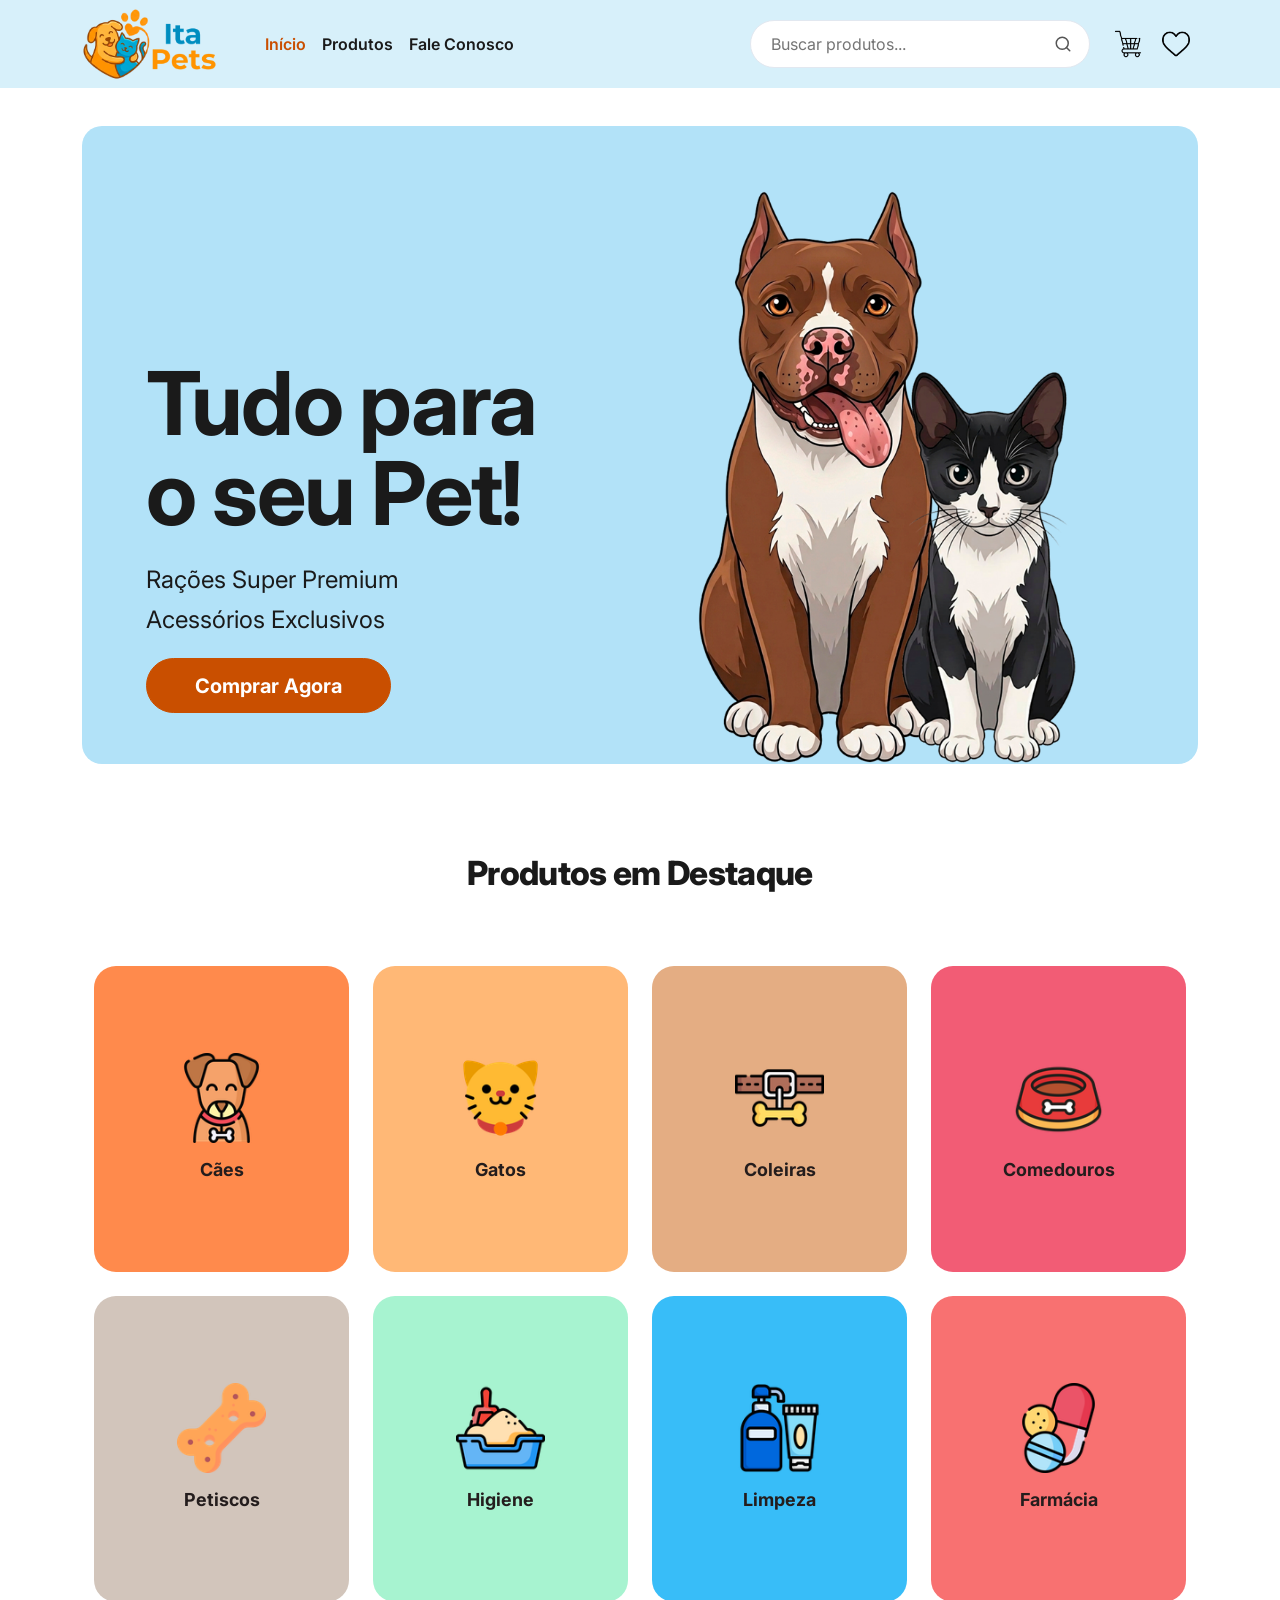
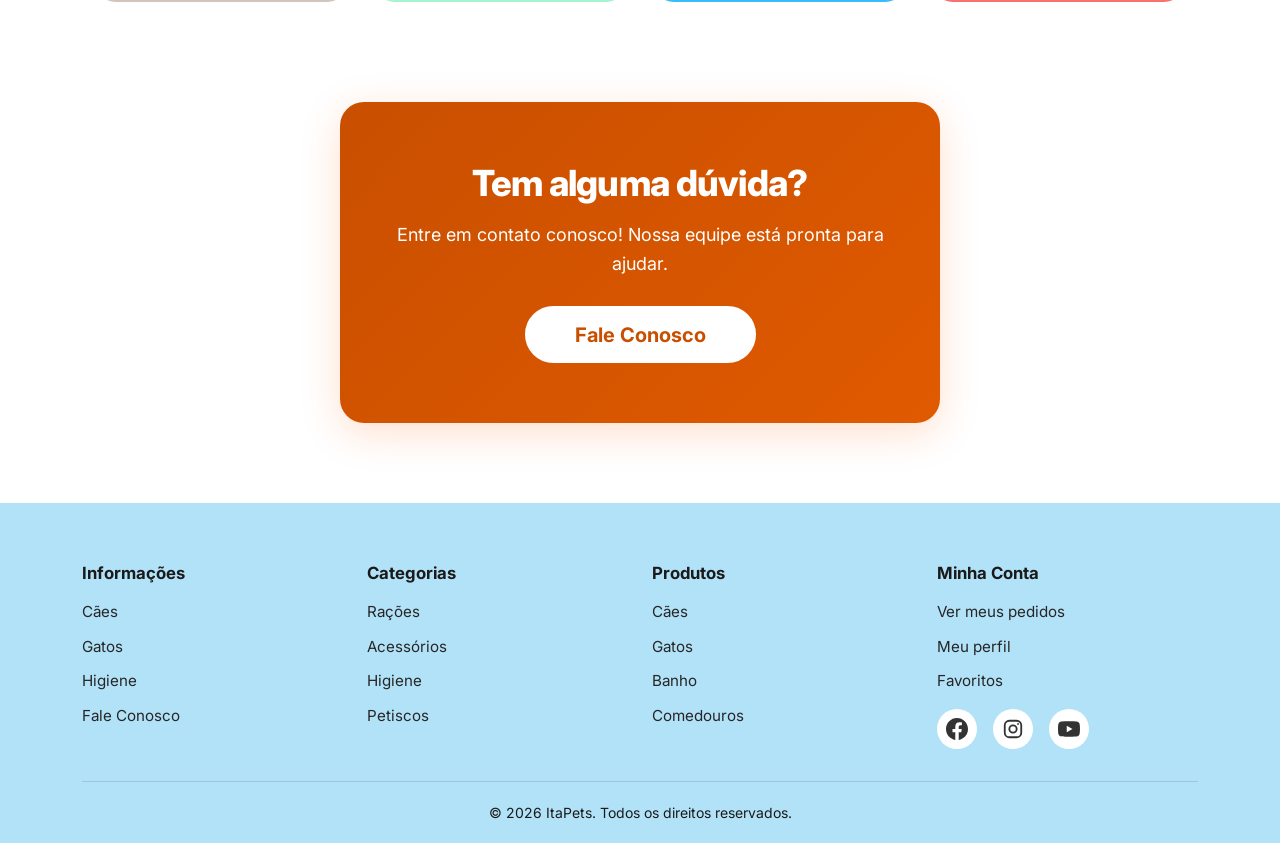
<file: index.html>
<!doctype html>
<html lang="pt-BR">
  <head>
    <meta charset="utf-8" />
    <meta name="viewport" content="width=device-width, initial-scale=1" />
    <title>ItaPets — Tudo para o seu pet</title>
    <meta
      name="description"
      content="ItaPets: rações, petiscos, coleiras, comedouros e produtos de higiene para cães e gatos, com qualidade e preço justo."
    />
    <meta name="theme-color" content="#d7f0fa" />
    <link rel="icon" href="imagens/icone-site.ico" sizes="16x16 32x32 48x48" />
    <link
      rel="icon"
      type="image/png"
      href="imagens/icone-192.png"
      sizes="192x192"
    />
    <link rel="apple-touch-icon" href="imagens/apple-touch-icon.png" />
    <link rel="preconnect" href="https://fonts.googleapis.com" />
    <link rel="preconnect" href="https://fonts.gstatic.com" crossorigin />
    <link
      rel="stylesheet"
      href="https://fonts.googleapis.com/css2?family=Inter:wght@400;600;700;800&amp;display=swap"
    />
    <link
      rel="stylesheet"
      href="https://cdn.jsdelivr.net/npm/bootstrap@5.3.3/dist/css/bootstrap.min.css"
      integrity="sha384-QWTKZyjpPEjISv5WaRU9OFeRpok6YctnYmDr5pNlyT2bRjXh0JMhjY6hW+ALEwIH"
      crossorigin="anonymous"
    />
    <link rel="stylesheet" href="style.css" />
    <script
      src="https://cdn.jsdelivr.net/npm/bootstrap@5.3.3/dist/js/bootstrap.bundle.min.js"
      integrity="sha384-YvpcrYf0tY3lHB60NNkmXc5s9fDVZLESaAA55NDzOxhy9GkcIdslK1eN7N6jIeHz"
      crossorigin="anonymous"
      defer
    ></script>
  </head>
  <body>
    <a class="u-pular-conteudo" href="#conteudo">Pular para o conteúdo</a>

    <header class="cabecalho sticky-top">
      <nav class="navbar navbar-expand-lg py-2" aria-label="Menu principal">
        <div class="container-xl">
          <a class="navbar-brand cabecalho__marca py-0" href="index.html"
            ><img
              src="imagens/logo-itapets.png"
              alt="ItaPets — página inicial"
              width="400"
              height="214"
          /></a>
          <div class="d-flex align-items-center gap-1 order-lg-last">
            <a class="cabecalho__icone" href="produtos.html"
              ><img
                src="imagens/carrinho-compras.png"
                alt="Carrinho de compras"
                width="100"
                height="100"
            /></a>
            <a class="cabecalho__icone" href="produtos.html"
              ><img
                src="imagens/favoritos.png"
                alt="Favoritos"
                width="100"
                height="100"
            /></a>
            <button
              class="navbar-toggler ms-1"
              type="button"
              data-bs-toggle="collapse"
              data-bs-target="#menu-principal"
              aria-controls="menu-principal"
              aria-expanded="false"
              aria-label="Abrir menu"
            >
              <span class="navbar-toggler-icon"></span>
            </button>
          </div>
          <div class="collapse navbar-collapse" id="menu-principal">
            <ul class="navbar-nav ms-lg-4 me-lg-auto py-3 py-lg-0">
              <li class="nav-item">
                <a class="nav-link active" aria-current="page" href="index.html"
                  >Início</a
                >
              </li>
              <li class="nav-item">
                <a class="nav-link" href="produtos.html">Produtos</a>
              </li>
              <li class="nav-item">
                <a class="nav-link" href="contato.html">Fale Conosco</a>
              </li>
            </ul>
            <form
              class="busca mb-3 mb-lg-0 me-lg-3"
              role="search"
              action="produtos.html"
            >
              <input
                class="busca__campo"
                type="search"
                name="busca"
                placeholder="Buscar produtos..."
                aria-label="Buscar produtos"
              />
              <button class="busca__botao" type="submit" aria-label="Buscar">
                <svg
                  width="18"
                  height="18"
                  viewBox="0 0 24 24"
                  fill="none"
                  stroke="currentColor"
                  stroke-width="2"
                  stroke-linecap="round"
                  aria-hidden="true"
                >
                  <circle cx="11" cy="11" r="8" />
                  <line x1="21" y1="21" x2="16.65" y2="16.65" />
                </svg>
              </button>
            </form>
          </div>
        </div>
      </nav>
    </header>

    <main id="conteudo" tabindex="-1" class="container-xl">
      <div class="hero row align-items-end g-0 mx-0">
        <div class="hero__texto col-7 col-md-6">
          <h1 class="hero__titulo">Tudo para <br />o seu Pet!</h1>
          <p class="hero__descricao">Rações Super Premium</p>
          <p class="hero__descricao">Acessórios Exclusivos</p>
          <a
            class="btn btn--laranja btn-lg mt-3 px-4 px-md-5"
            href="produtos.html"
            >Comprar Agora</a
          >
        </div>
        <div class="col-5 col-md-6">
          <img
            class="hero__imagem"
            src="imagens/banner-pets.png"
            alt="Ilustração de um cachorro e um gato sentados lado a lado"
            width="520"
            height="785"
            fetchpriority="high"
          />
        </div>
      </div>

      <h2 class="categorias__titulo">Produtos em Destaque</h2>
      <ul class="row row-cols-2 row-cols-md-4 g-3 g-lg-4 u-lista-limpa">
        <li class="col categorias__item">
          <a class="categoria-card" href="produtos.html#caes"
            ><img
              src="imagens/cachorro.png"
              alt=""
              width="100"
              height="100"
              loading="lazy"
            /><span class="categoria-card__nome">Cães</span></a
          >
        </li>
        <li class="col categorias__item">
          <a class="categoria-card" href="produtos.html#gatos"
            ><img
              src="imagens/gato.png"
              alt=""
              width="100"
              height="100"
              loading="lazy"
            /><span class="categoria-card__nome">Gatos</span></a
          >
        </li>
        <li class="col categorias__item">
          <a class="categoria-card" href="produtos.html#coleiras"
            ><img
              src="imagens/coleira.png"
              alt=""
              width="100"
              height="100"
              loading="lazy"
            /><span class="categoria-card__nome">Coleiras</span></a
          >
        </li>
        <li class="col categorias__item">
          <a class="categoria-card" href="produtos.html#comedouros"
            ><img
              src="imagens/comedouros.png"
              alt=""
              width="100"
              height="100"
              loading="lazy"
            /><span class="categoria-card__nome">Comedouros</span></a
          >
        </li>
        <li class="col categorias__item">
          <a class="categoria-card" href="produtos.html#petiscos"
            ><img
              src="imagens/petisco.png"
              alt=""
              width="100"
              height="100"
              loading="lazy"
            /><span class="categoria-card__nome">Petiscos</span></a
          >
        </li>
        <li class="col categorias__item">
          <a class="categoria-card" href="produtos.html#higiene"
            ><img
              src="imagens/higiene.png"
              alt=""
              width="100"
              height="100"
              loading="lazy"
            /><span class="categoria-card__nome">Higiene</span></a
          >
        </li>
        <li class="col categorias__item">
          <a class="categoria-card" href="produtos.html#limpeza"
            ><img
              src="imagens/limpeza.png"
              alt=""
              width="100"
              height="100"
              loading="lazy"
            /><span class="categoria-card__nome">Limpeza</span></a
          >
        </li>
        <li class="col categorias__item">
          <a class="categoria-card" href="produtos.html"
            ><img
              src="imagens/farmacia.png"
              alt=""
              width="100"
              height="100"
              loading="lazy"
            /><span class="categoria-card__nome">Farmácia</span></a
          >
        </li>
      </ul>

      <section class="cta-contato" aria-labelledby="cta-titulo">
        <h2 class="cta-contato__titulo" id="cta-titulo">Tem alguma dúvida?</h2>
        <p class="cta-contato__texto">
          Entre em contato conosco! Nossa equipe está pronta para ajudar.
        </p>
        <a class="btn btn--branco btn-lg px-5" href="contato.html"
          >Fale Conosco</a
        >
      </section>
    </main>

    <footer class="rodape">
      <div class="container-xl">
        <div class="row g-4">
          <div class="col-6 col-md-3">
            <h2 class="rodape__titulo">Informações</h2>
            <ul class="u-lista-limpa">
              <li class="rodape__item">
                <a class="rodape__link" href="produtos.html#caes">Cães</a>
              </li>
              <li class="rodape__item">
                <a class="rodape__link" href="produtos.html#gatos">Gatos</a>
              </li>
              <li class="rodape__item">
                <a class="rodape__link" href="produtos.html#higiene">Higiene</a>
              </li>
              <li class="rodape__item">
                <a class="rodape__link" href="contato.html">Fale Conosco</a>
              </li>
            </ul>
          </div>
          <div class="col-6 col-md-3">
            <h2 class="rodape__titulo">Categorias</h2>
            <ul class="u-lista-limpa">
              <li class="rodape__item">
                <a class="rodape__link" href="produtos.html#racoes">Rações</a>
              </li>
              <li class="rodape__item">
                <a class="rodape__link" href="produtos.html#coleiras"
                  >Acessórios</a
                >
              </li>
              <li class="rodape__item">
                <a class="rodape__link" href="produtos.html#higiene">Higiene</a>
              </li>
              <li class="rodape__item">
                <a class="rodape__link" href="produtos.html#petiscos"
                  >Petiscos</a
                >
              </li>
            </ul>
          </div>
          <div class="col-6 col-md-3">
            <h2 class="rodape__titulo">Produtos</h2>
            <ul class="u-lista-limpa">
              <li class="rodape__item">
                <a class="rodape__link" href="produtos.html#caes">Cães</a>
              </li>
              <li class="rodape__item">
                <a class="rodape__link" href="produtos.html#gatos">Gatos</a>
              </li>
              <li class="rodape__item">
                <a class="rodape__link" href="produtos.html#limpeza">Banho</a>
              </li>
              <li class="rodape__item">
                <a class="rodape__link" href="produtos.html#comedouros"
                  >Comedouros</a
                >
              </li>
            </ul>
          </div>
          <div class="col-6 col-md-3">
            <h2 class="rodape__titulo">Minha Conta</h2>
            <ul class="u-lista-limpa">
              <li class="rodape__item">
                <a class="rodape__link" href="contato.html">Ver meus pedidos</a>
              </li>
              <li class="rodape__item">
                <a class="rodape__link" href="contato.html">Meu perfil</a>
              </li>
              <li class="rodape__item">
                <a class="rodape__link" href="produtos.html">Favoritos</a>
              </li>
            </ul>
            <div class="d-flex gap-3 mt-3">
              <a
                class="rodape__social"
                href="https://www.facebook.com/"
                aria-label="Facebook"
                ><svg
                  width="22"
                  height="22"
                  viewBox="0 0 24 24"
                  fill="currentColor"
                  aria-hidden="true"
                >
                  <path
                    d="M24 12.073c0-6.627-5.373-12-12-12s-12 5.373-12 12c0 5.99 4.388 10.954 10.125 11.854v-8.385H7.078v-3.47h3.047V9.43c0-3.007 1.792-4.669 4.533-4.669 1.312 0 2.686.235 2.686.235v2.953H15.83c-1.491 0-1.956.925-1.956 1.874v2.25h3.328l-.532 3.47h-2.796v8.385C19.612 23.027 24 18.062 24 12.073z"
                  /></svg
              ></a>
              <a
                class="rodape__social"
                href="https://www.instagram.com/"
                aria-label="Instagram"
                ><svg
                  width="22"
                  height="22"
                  viewBox="0 0 24 24"
                  fill="none"
                  stroke="currentColor"
                  stroke-width="2"
                  aria-hidden="true"
                >
                  <rect x="3" y="3" width="18" height="18" rx="5" />
                  <circle cx="12" cy="12" r="4" />
                  <circle
                    cx="17.5"
                    cy="6.5"
                    r="1"
                    fill="currentColor"
                    stroke="none"
                  /></svg
              ></a>
              <a
                class="rodape__social"
                href="https://www.youtube.com/"
                aria-label="YouTube"
                ><svg
                  width="22"
                  height="22"
                  viewBox="0 0 24 24"
                  fill="currentColor"
                  aria-hidden="true"
                >
                  <path
                    d="M23.498 6.186a3.016 3.016 0 0 0-2.122-2.136C19.505 3.545 12 3.545 12 3.545s-7.505 0-9.377.505A3.017 3.017 0 0 0 .502 6.186C0 8.07 0 12 0 12s0 3.93.502 5.814a3.016 3.016 0 0 0 2.122 2.136c1.871.505 9.376.505 9.376.505s7.505 0 9.377-.505a3.015 3.015 0 0 0 2.122-2.136C24 15.93 24 12 24 12s0-3.93-.502-5.814zM9.545 15.568V8.432L15.818 12l-6.273 3.568z"
                  /></svg
              ></a>
            </div>
          </div>
        </div>
        <p class="rodape__base mb-0">
          &copy; 2026 ItaPets. Todos os direitos reservados.
        </p>
      </div>
    </footer>
  </body>
</html>
</file>
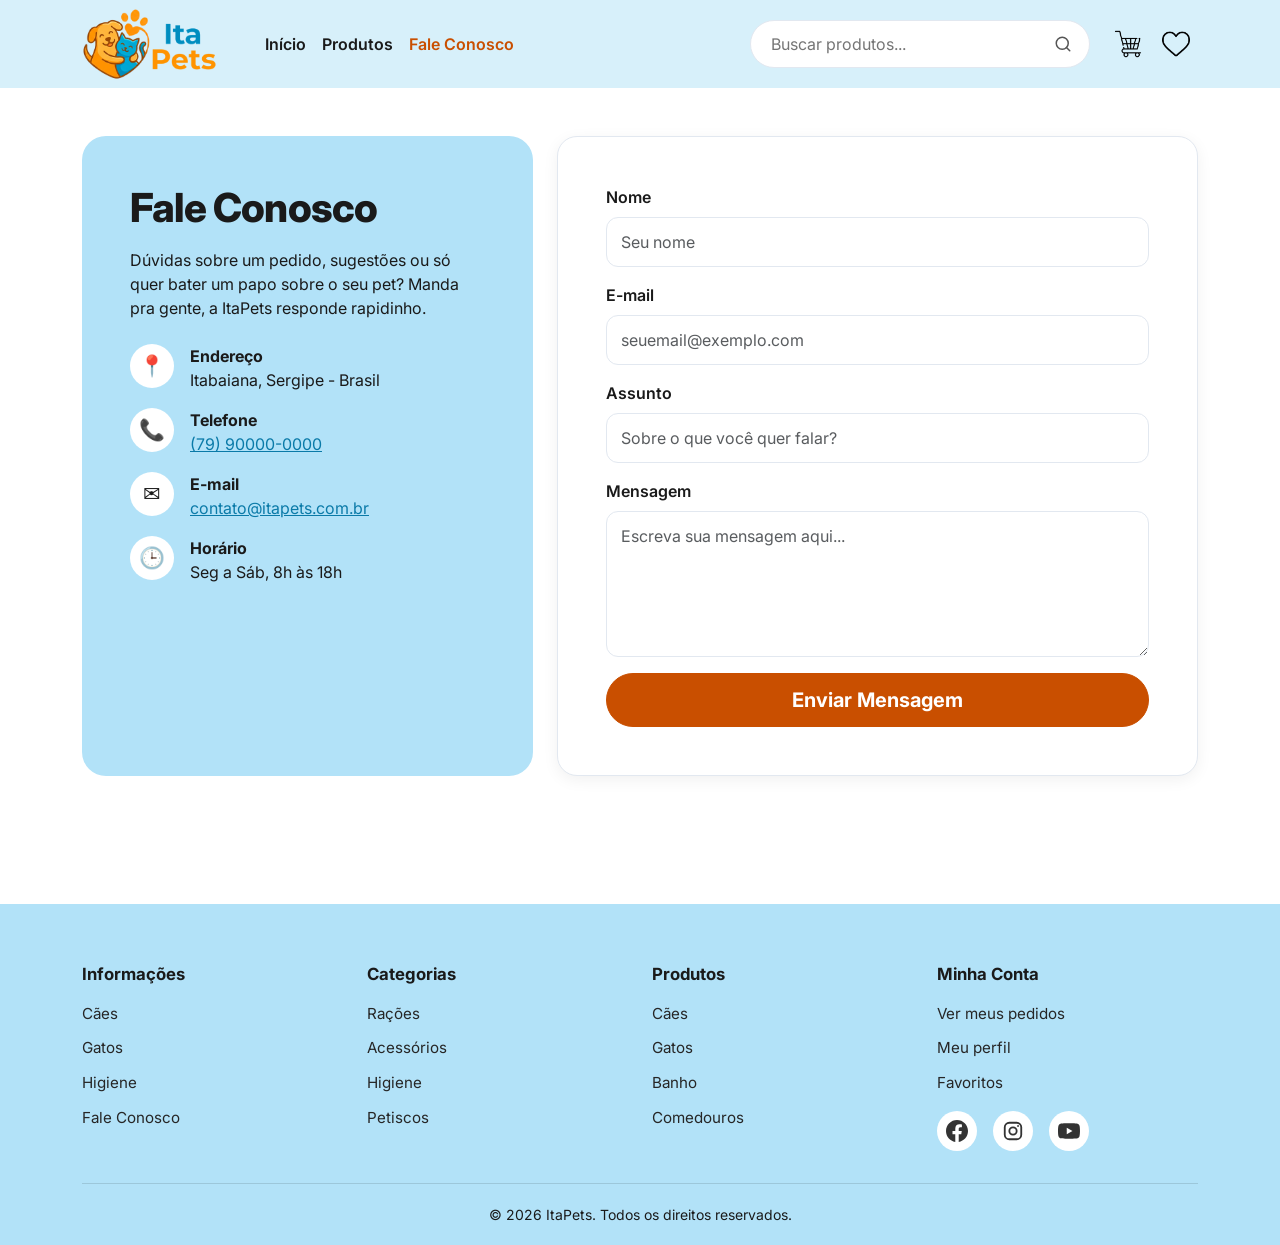
<file: contato.html>
<!doctype html>
<html lang="pt-BR">
  <head>
    <meta charset="utf-8" />
    <meta name="viewport" content="width=device-width, initial-scale=1" />
    <title>Fale Conosco — ItaPets</title>
    <meta
      name="description"
      content="Fale com a ItaPets: tire suas dúvidas, envie sugestões ou peça ajuda com o seu pedido."
    />
    <meta name="theme-color" content="#d7f0fa" />
    <link rel="icon" href="imagens/icone-site.ico" sizes="16x16 32x32 48x48" />
    <link
      rel="icon"
      type="image/png"
      href="imagens/icone-192.png"
      sizes="192x192"
    />
    <link rel="apple-touch-icon" href="imagens/apple-touch-icon.png" />
    <link rel="preconnect" href="https://fonts.googleapis.com" />
    <link rel="preconnect" href="https://fonts.gstatic.com" crossorigin />
    <link
      rel="stylesheet"
      href="https://fonts.googleapis.com/css2?family=Inter:wght@400;600;700;800&amp;display=swap"
    />
    <link
      rel="stylesheet"
      href="https://cdn.jsdelivr.net/npm/bootstrap@5.3.3/dist/css/bootstrap.min.css"
      integrity="sha384-QWTKZyjpPEjISv5WaRU9OFeRpok6YctnYmDr5pNlyT2bRjXh0JMhjY6hW+ALEwIH"
      crossorigin="anonymous"
    />
    <link rel="stylesheet" href="style.css" />
    <script
      src="https://cdn.jsdelivr.net/npm/bootstrap@5.3.3/dist/js/bootstrap.bundle.min.js"
      integrity="sha384-YvpcrYf0tY3lHB60NNkmXc5s9fDVZLESaAA55NDzOxhy9GkcIdslK1eN7N6jIeHz"
      crossorigin="anonymous"
      defer
    ></script>
  </head>
  <body>
    <a class="u-pular-conteudo" href="#conteudo">Pular para o conteúdo</a>

    <header class="cabecalho sticky-top">
      <nav class="navbar navbar-expand-lg py-2" aria-label="Menu principal">
        <div class="container-xl">
          <a class="navbar-brand cabecalho__marca py-0" href="index.html"
            ><img
              src="imagens/logo-itapets.png"
              alt="ItaPets — página inicial"
              width="400"
              height="214"
          /></a>
          <div class="d-flex align-items-center gap-1 order-lg-last">
            <a class="cabecalho__icone" href="produtos.html"
              ><img
                src="imagens/carrinho-compras.png"
                alt="Carrinho de compras"
                width="100"
                height="100"
            /></a>
            <a class="cabecalho__icone" href="produtos.html"
              ><img
                src="imagens/favoritos.png"
                alt="Favoritos"
                width="100"
                height="100"
            /></a>
            <button
              class="navbar-toggler ms-1"
              type="button"
              data-bs-toggle="collapse"
              data-bs-target="#menu-principal"
              aria-controls="menu-principal"
              aria-expanded="false"
              aria-label="Abrir menu"
            >
              <span class="navbar-toggler-icon"></span>
            </button>
          </div>
          <div class="collapse navbar-collapse" id="menu-principal">
            <ul class="navbar-nav ms-lg-4 me-lg-auto py-3 py-lg-0">
              <li class="nav-item">
                <a class="nav-link" href="index.html">Início</a>
              </li>
              <li class="nav-item">
                <a class="nav-link" href="produtos.html">Produtos</a>
              </li>
              <li class="nav-item">
                <a
                  class="nav-link active"
                  aria-current="page"
                  href="contato.html"
                  >Fale Conosco</a
                >
              </li>
            </ul>
            <form
              class="busca mb-3 mb-lg-0 me-lg-3"
              role="search"
              action="produtos.html"
            >
              <input
                class="busca__campo"
                type="search"
                name="busca"
                placeholder="Buscar produtos..."
                aria-label="Buscar produtos"
              />
              <button class="busca__botao" type="submit" aria-label="Buscar">
                <svg
                  width="18"
                  height="18"
                  viewBox="0 0 24 24"
                  fill="none"
                  stroke="currentColor"
                  stroke-width="2"
                  stroke-linecap="round"
                  aria-hidden="true"
                >
                  <circle cx="11" cy="11" r="8" />
                  <line x1="21" y1="21" x2="16.65" y2="16.65" />
                </svg>
              </button>
            </form>
          </div>
        </div>
      </nav>
    </header>

    <main id="conteudo" tabindex="-1" class="container-xl py-4 py-md-5">
      <div class="row g-4">
        <div class="col-lg-5">
          <div class="contato__info">
            <h1 class="mb-3">Fale Conosco</h1>
            <p class="mb-4">
              Dúvidas sobre um pedido, sugestões ou só quer bater um papo sobre
              o seu pet? Manda pra gente, a ItaPets responde rapidinho.
            </p>
            <ul class="u-lista-limpa d-grid gap-3">
              <li class="d-flex gap-3">
                <span class="contato__icone" aria-hidden="true">📍</span
                ><span
                  ><strong class="d-block">Endereço</strong>Itabaiana, Sergipe -
                  Brasil</span
                >
              </li>
              <li class="d-flex gap-3">
                <span class="contato__icone" aria-hidden="true">📞</span
                ><span
                  ><strong class="d-block">Telefone</strong
                  ><a href="tel:+5579900000000">(79) 90000-0000</a></span
                >
              </li>
              <li class="d-flex gap-3">
                <span class="contato__icone" aria-hidden="true">✉️</span
                ><span
                  ><strong class="d-block">E-mail</strong
                  ><a class="text-break" href="mailto:contato@itapets.com.br"
                    >contato@itapets.com.br</a
                  ></span
                >
              </li>
              <li class="d-flex gap-3">
                <span class="contato__icone" aria-hidden="true">🕒</span
                ><span
                  ><strong class="d-block">Horário</strong>Seg a Sáb, 8h às
                  18h</span
                >
              </li>
            </ul>
          </div>
        </div>

        <div class="col-lg-7">
          <form
            class="contato__form u-cartao h-100 d-grid gap-3"
            action="#"
            method="post"
          >
            <div>
              <label class="form-label fw-semibold" for="nome">Nome</label>
              <input
                class="form-control"
                type="text"
                id="nome"
                name="nome"
                autocomplete="name"
                placeholder="Seu nome"
                required
              />
            </div>
            <div>
              <label class="form-label fw-semibold" for="email">E-mail</label>
              <input
                class="form-control"
                type="email"
                id="email"
                name="email"
                autocomplete="email"
                placeholder="seuemail@exemplo.com"
                required
              />
            </div>
            <div>
              <label class="form-label fw-semibold" for="assunto"
                >Assunto</label
              >
              <input
                class="form-control"
                type="text"
                id="assunto"
                name="assunto"
                placeholder="Sobre o que você quer falar?"
              />
            </div>
            <div>
              <label class="form-label fw-semibold" for="mensagem"
                >Mensagem</label
              >
              <textarea
                class="form-control"
                id="mensagem"
                name="mensagem"
                rows="5"
                placeholder="Escreva sua mensagem aqui..."
                required
              ></textarea>
            </div>
            <button class="btn btn--laranja btn-lg" type="submit">
              Enviar Mensagem
            </button>
          </form>
        </div>
      </div>
    </main>

    <footer class="rodape">
      <div class="container-xl">
        <div class="row g-4">
          <div class="col-6 col-md-3">
            <h2 class="rodape__titulo">Informações</h2>
            <ul class="u-lista-limpa">
              <li class="rodape__item">
                <a class="rodape__link" href="produtos.html#caes">Cães</a>
              </li>
              <li class="rodape__item">
                <a class="rodape__link" href="produtos.html#gatos">Gatos</a>
              </li>
              <li class="rodape__item">
                <a class="rodape__link" href="produtos.html#higiene">Higiene</a>
              </li>
              <li class="rodape__item">
                <a class="rodape__link" href="contato.html">Fale Conosco</a>
              </li>
            </ul>
          </div>
          <div class="col-6 col-md-3">
            <h2 class="rodape__titulo">Categorias</h2>
            <ul class="u-lista-limpa">
              <li class="rodape__item">
                <a class="rodape__link" href="produtos.html#racoes">Rações</a>
              </li>
              <li class="rodape__item">
                <a class="rodape__link" href="produtos.html#coleiras"
                  >Acessórios</a
                >
              </li>
              <li class="rodape__item">
                <a class="rodape__link" href="produtos.html#higiene">Higiene</a>
              </li>
              <li class="rodape__item">
                <a class="rodape__link" href="produtos.html#petiscos"
                  >Petiscos</a
                >
              </li>
            </ul>
          </div>
          <div class="col-6 col-md-3">
            <h2 class="rodape__titulo">Produtos</h2>
            <ul class="u-lista-limpa">
              <li class="rodape__item">
                <a class="rodape__link" href="produtos.html#caes">Cães</a>
              </li>
              <li class="rodape__item">
                <a class="rodape__link" href="produtos.html#gatos">Gatos</a>
              </li>
              <li class="rodape__item">
                <a class="rodape__link" href="produtos.html#limpeza">Banho</a>
              </li>
              <li class="rodape__item">
                <a class="rodape__link" href="produtos.html#comedouros"
                  >Comedouros</a
                >
              </li>
            </ul>
          </div>
          <div class="col-6 col-md-3">
            <h2 class="rodape__titulo">Minha Conta</h2>
            <ul class="u-lista-limpa">
              <li class="rodape__item">
                <a class="rodape__link" href="contato.html">Ver meus pedidos</a>
              </li>
              <li class="rodape__item">
                <a class="rodape__link" href="contato.html">Meu perfil</a>
              </li>
              <li class="rodape__item">
                <a class="rodape__link" href="produtos.html">Favoritos</a>
              </li>
            </ul>
            <div class="d-flex gap-3 mt-3">
              <a
                class="rodape__social"
                href="https://www.facebook.com/"
                aria-label="Facebook"
                ><svg
                  width="22"
                  height="22"
                  viewBox="0 0 24 24"
                  fill="currentColor"
                  aria-hidden="true"
                >
                  <path
                    d="M24 12.073c0-6.627-5.373-12-12-12s-12 5.373-12 12c0 5.99 4.388 10.954 10.125 11.854v-8.385H7.078v-3.47h3.047V9.43c0-3.007 1.792-4.669 4.533-4.669 1.312 0 2.686.235 2.686.235v2.953H15.83c-1.491 0-1.956.925-1.956 1.874v2.25h3.328l-.532 3.47h-2.796v8.385C19.612 23.027 24 18.062 24 12.073z"
                  /></svg
              ></a>
              <a
                class="rodape__social"
                href="https://www.instagram.com/"
                aria-label="Instagram"
                ><svg
                  width="22"
                  height="22"
                  viewBox="0 0 24 24"
                  fill="none"
                  stroke="currentColor"
                  stroke-width="2"
                  aria-hidden="true"
                >
                  <rect x="3" y="3" width="18" height="18" rx="5" />
                  <circle cx="12" cy="12" r="4" />
                  <circle
                    cx="17.5"
                    cy="6.5"
                    r="1"
                    fill="currentColor"
                    stroke="none"
                  /></svg
              ></a>
              <a
                class="rodape__social"
                href="https://www.youtube.com/"
                aria-label="YouTube"
                ><svg
                  width="22"
                  height="22"
                  viewBox="0 0 24 24"
                  fill="currentColor"
                  aria-hidden="true"
                >
                  <path
                    d="M23.498 6.186a3.016 3.016 0 0 0-2.122-2.136C19.505 3.545 12 3.545 12 3.545s-7.505 0-9.377.505A3.017 3.017 0 0 0 .502 6.186C0 8.07 0 12 0 12s0 3.93.502 5.814a3.016 3.016 0 0 0 2.122 2.136c1.871.505 9.376.505 9.376.505s7.505 0 9.377-.505a3.015 3.015 0 0 0 2.122-2.136C24 15.93 24 12 24 12s0-3.93-.502-5.814zM9.545 15.568V8.432L15.818 12l-6.273 3.568z"
                  /></svg
              ></a>
            </div>
          </div>
        </div>
        <p class="rodape__base mb-0">
          &copy; 2026 ItaPets. Todos os direitos reservados.
        </p>
      </div>
    </footer>
  </body>
</html>
</file>
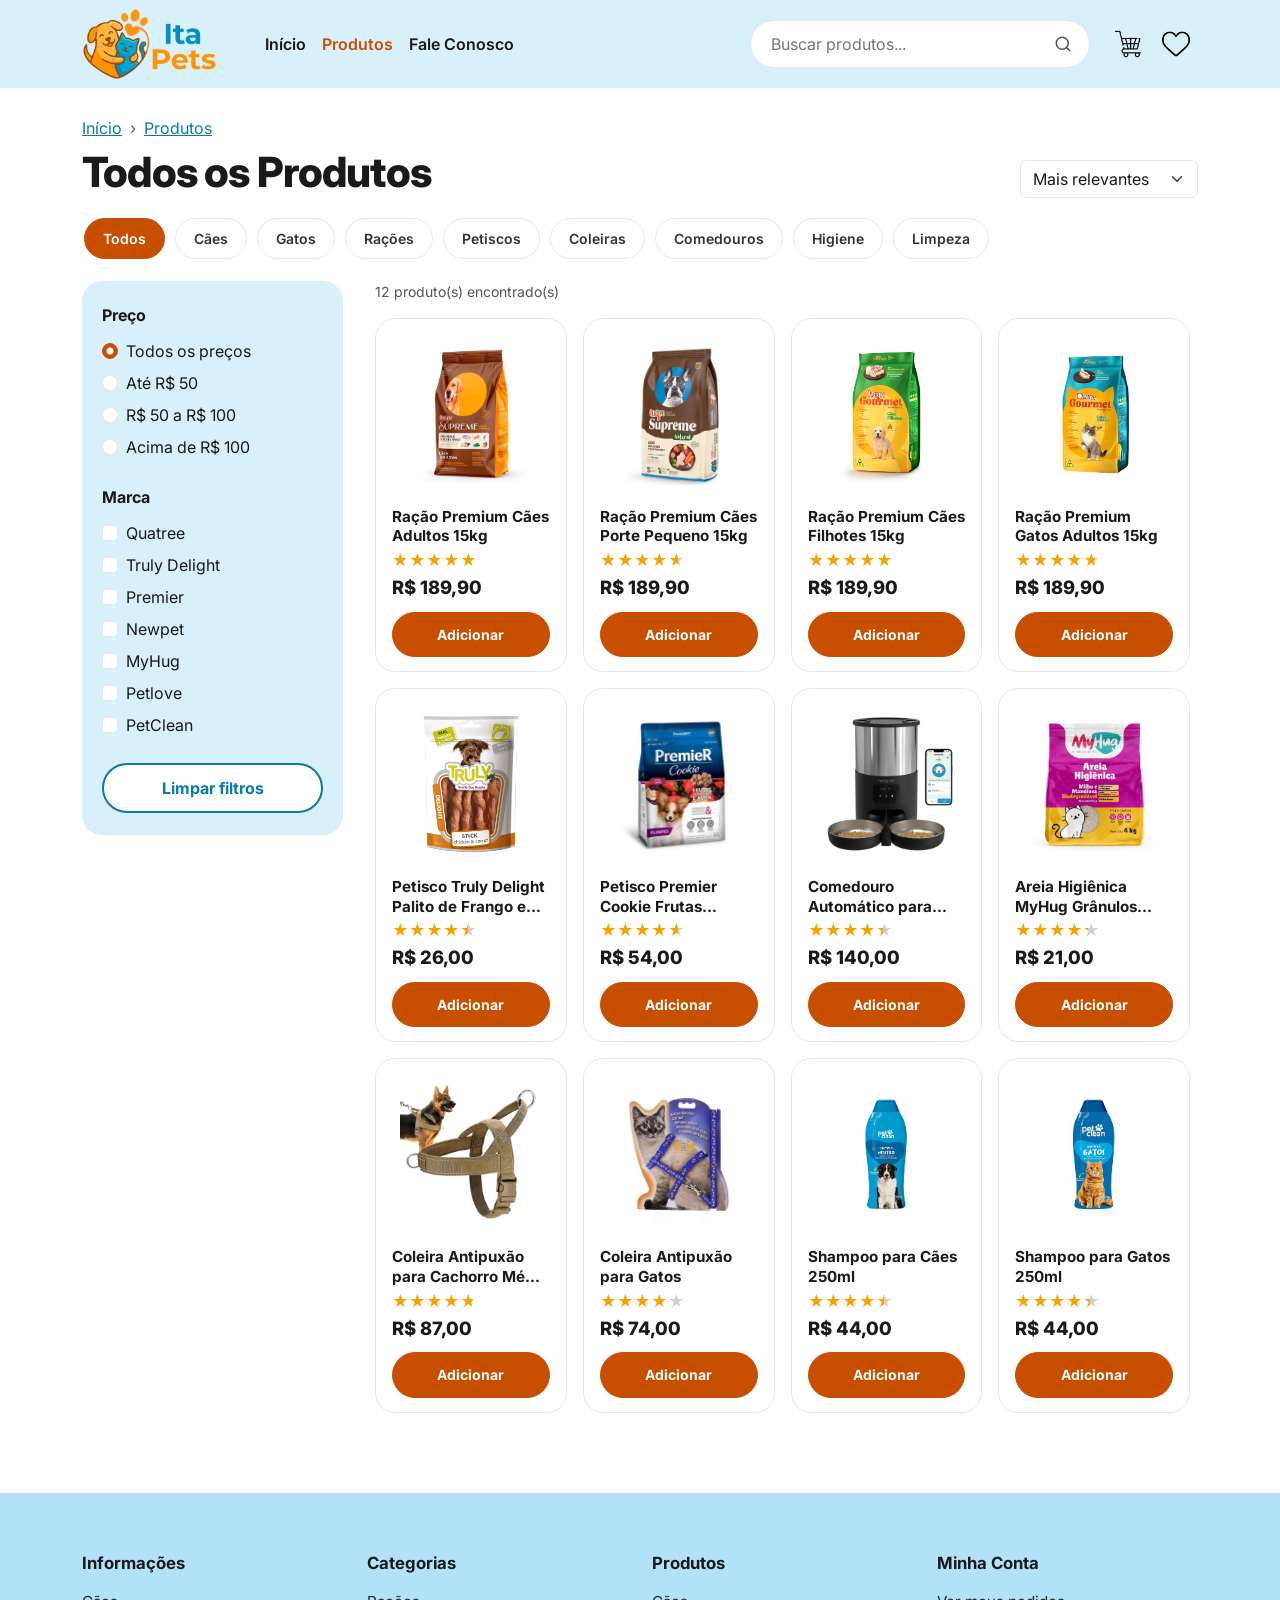
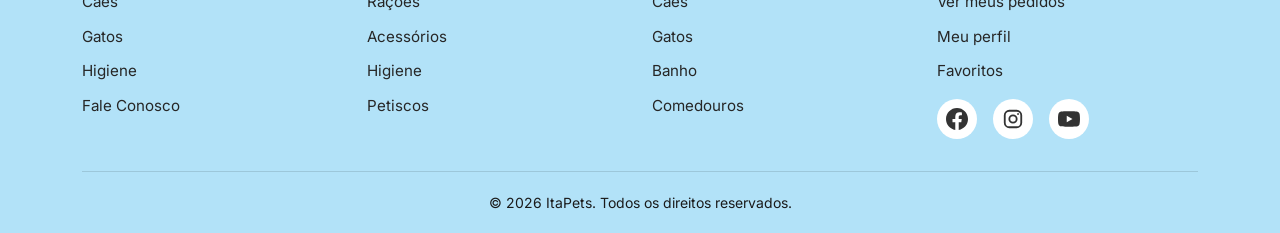
<file: produtos.html>
<!doctype html>
<html lang="pt-BR">
  <head>
    <meta charset="utf-8" />
    <meta name="viewport" content="width=device-width, initial-scale=1" />
    <title>Produtos — ItaPets</title>
    <meta
      name="description"
      content="Produtos ItaPets: rações, petiscos, coleiras, comedouros e higiene para cães e gatos. Filtre por categoria, preço e marca."
    />
    <meta name="theme-color" content="#d7f0fa" />
    <link rel="icon" href="imagens/icone-site.ico" sizes="16x16 32x32 48x48" />
    <link
      rel="icon"
      type="image/png"
      href="imagens/icone-192.png"
      sizes="192x192"
    />
    <link rel="apple-touch-icon" href="imagens/apple-touch-icon.png" />
    <link rel="preconnect" href="https://fonts.googleapis.com" />
    <link rel="preconnect" href="https://fonts.gstatic.com" crossorigin />
    <link
      rel="stylesheet"
      href="https://fonts.googleapis.com/css2?family=Inter:wght@400;600;700;800&amp;display=swap"
    />
    <link
      rel="stylesheet"
      href="https://cdn.jsdelivr.net/npm/bootstrap@5.3.3/dist/css/bootstrap.min.css"
      integrity="sha384-QWTKZyjpPEjISv5WaRU9OFeRpok6YctnYmDr5pNlyT2bRjXh0JMhjY6hW+ALEwIH"
      crossorigin="anonymous"
    />
    <link rel="stylesheet" href="style.css" />
    <script
      src="https://cdn.jsdelivr.net/npm/bootstrap@5.3.3/dist/js/bootstrap.bundle.min.js"
      integrity="sha384-YvpcrYf0tY3lHB60NNkmXc5s9fDVZLESaAA55NDzOxhy9GkcIdslK1eN7N6jIeHz"
      crossorigin="anonymous"
      defer
    ></script>
  </head>
  <body>
    <a class="u-pular-conteudo" href="#conteudo">Pular para o conteúdo</a>

    <header class="cabecalho sticky-top">
      <nav class="navbar navbar-expand-lg py-2" aria-label="Menu principal">
        <div class="container-xl">
          <a class="navbar-brand cabecalho__marca py-0" href="index.html"
            ><img
              src="imagens/logo-itapets.png"
              alt="ItaPets — página inicial"
              width="400"
              height="214"
          /></a>
          <div class="d-flex align-items-center gap-1 order-lg-last">
            <a class="cabecalho__icone" href="produtos.html"
              ><img
                src="imagens/carrinho-compras.png"
                alt="Carrinho de compras"
                width="100"
                height="100"
            /></a>
            <a class="cabecalho__icone" href="produtos.html"
              ><img
                src="imagens/favoritos.png"
                alt="Favoritos"
                width="100"
                height="100"
            /></a>
            <button
              class="navbar-toggler ms-1"
              type="button"
              data-bs-toggle="collapse"
              data-bs-target="#menu-principal"
              aria-controls="menu-principal"
              aria-expanded="false"
              aria-label="Abrir menu"
            >
              <span class="navbar-toggler-icon"></span>
            </button>
          </div>
          <div class="collapse navbar-collapse" id="menu-principal">
            <ul class="navbar-nav ms-lg-4 me-lg-auto py-3 py-lg-0">
              <li class="nav-item">
                <a class="nav-link" href="index.html">Início</a>
              </li>
              <li class="nav-item">
                <a
                  class="nav-link active"
                  aria-current="page"
                  href="produtos.html"
                  >Produtos</a
                >
              </li>
              <li class="nav-item">
                <a class="nav-link" href="contato.html">Fale Conosco</a>
              </li>
            </ul>
            <form
              class="busca mb-3 mb-lg-0 me-lg-3"
              role="search"
              action="produtos.html"
            >
              <input
                class="busca__campo"
                type="search"
                name="busca"
                placeholder="Buscar produtos..."
                aria-label="Buscar produtos"
              />
              <button class="busca__botao" type="submit" aria-label="Buscar">
                <svg
                  width="18"
                  height="18"
                  viewBox="0 0 24 24"
                  fill="none"
                  stroke="currentColor"
                  stroke-width="2"
                  stroke-linecap="round"
                  aria-hidden="true"
                >
                  <circle cx="11" cy="11" r="8" />
                  <line x1="21" y1="21" x2="16.65" y2="16.65" />
                </svg>
              </button>
            </form>
          </div>
        </div>
      </nav>
    </header>

    <main id="conteudo" tabindex="-1" class="vitrine container-xl">
      <span class="vitrine__alvo" id="caes"></span>
      <span class="vitrine__alvo" id="gatos"></span>
      <span class="vitrine__alvo" id="racoes"></span>
      <span class="vitrine__alvo" id="petiscos"></span>
      <span class="vitrine__alvo" id="coleiras"></span>
      <span class="vitrine__alvo" id="comedouros"></span>
      <span class="vitrine__alvo" id="higiene"></span>
      <span class="vitrine__alvo" id="limpeza"></span>

      <nav aria-label="Você está em">
        <ol class="breadcrumb small mb-2">
          <li class="breadcrumb-item"><a href="index.html">Início</a></li>
          <li class="breadcrumb-item"><a href="produtos.html">Produtos</a></li>
          <li
            class="breadcrumb-item vitrine__migalha fw-semibold"
            aria-current="page"
          >
            <span class="vitrine__categoria vitrine__categoria--caes"
              >Cães</span
            >
            <span class="vitrine__categoria vitrine__categoria--gatos"
              >Gatos</span
            >
            <span class="vitrine__categoria vitrine__categoria--racoes"
              >Rações</span
            >
            <span class="vitrine__categoria vitrine__categoria--petiscos"
              >Petiscos</span
            >
            <span class="vitrine__categoria vitrine__categoria--coleiras"
              >Coleiras</span
            >
            <span class="vitrine__categoria vitrine__categoria--comedouros"
              >Comedouros</span
            >
            <span class="vitrine__categoria vitrine__categoria--higiene"
              >Higiene</span
            >
            <span class="vitrine__categoria vitrine__categoria--limpeza"
              >Limpeza</span
            >
          </li>
        </ol>
      </nav>

      <div
        class="d-flex flex-wrap align-items-end justify-content-between gap-3 mb-3"
      >
        <h1 class="vitrine__titulo">
          <span class="vitrine__categoria vitrine__categoria--todos"
            >Todos os Produtos</span
          >
          <span class="vitrine__categoria vitrine__categoria--caes">Cães</span>
          <span class="vitrine__categoria vitrine__categoria--gatos"
            >Gatos</span
          >
          <span class="vitrine__categoria vitrine__categoria--racoes"
            >Rações</span
          >
          <span class="vitrine__categoria vitrine__categoria--petiscos"
            >Petiscos</span
          >
          <span class="vitrine__categoria vitrine__categoria--coleiras"
            >Coleiras</span
          >
          <span class="vitrine__categoria vitrine__categoria--comedouros"
            >Comedouros</span
          >
          <span class="vitrine__categoria vitrine__categoria--higiene"
            >Higiene</span
          >
          <span class="vitrine__categoria vitrine__categoria--limpeza"
            >Limpeza</span
          >
        </h1>
        <div class="d-flex gap-2">
          <button
            class="btn btn-outline-secondary d-lg-none"
            type="button"
            data-bs-toggle="collapse"
            data-bs-target="#filtros"
            aria-expanded="false"
            aria-controls="filtros"
          >
            Filtros
          </button>
          <label class="visually-hidden" for="ordenar">Ordenar por</label>
          <select class="form-select" id="ordenar">
            <option value="relevancia">Mais relevantes</option>
            <option value="menor-preco">Menor preço</option>
            <option value="maior-preco">Maior preço</option>
            <option value="nome">Nome (A–Z)</option>
            <option value="avaliacao">Melhor avaliados</option>
          </select>
        </div>
      </div>

      <nav class="chips mb-2" aria-label="Categorias">
        <a class="chips__link" href="#todos">Todos</a>
        <a class="chips__link" href="#caes">Cães</a>
        <a class="chips__link" href="#gatos">Gatos</a>
        <a class="chips__link" href="#racoes">Rações</a>
        <a class="chips__link" href="#petiscos">Petiscos</a>
        <a class="chips__link" href="#coleiras">Coleiras</a>
        <a class="chips__link" href="#comedouros">Comedouros</a>
        <a class="chips__link" href="#higiene">Higiene</a>
        <a class="chips__link" href="#limpeza">Limpeza</a>
      </nav>

      <div class="row g-4">
        <div class="col-lg-3">
          <form
            class="filtros collapse d-lg-block"
            id="filtros"
            aria-label="Filtros"
          >
            <fieldset class="mb-4">
              <legend class="filtros__legenda">Preço</legend>
              <div class="form-check mb-2">
                <input
                  class="form-check-input"
                  type="radio"
                  name="preco"
                  id="p-todos"
                  checked
                /><label class="form-check-label" for="p-todos"
                  >Todos os preços</label
                >
              </div>
              <div class="form-check mb-2">
                <input
                  class="form-check-input"
                  type="radio"
                  name="preco"
                  id="p-ate50"
                /><label class="form-check-label" for="p-ate50"
                  >Até R$ 50</label
                >
              </div>
              <div class="form-check mb-2">
                <input
                  class="form-check-input"
                  type="radio"
                  name="preco"
                  id="p-50a100"
                /><label class="form-check-label" for="p-50a100"
                  >R$ 50 a R$ 100</label
                >
              </div>
              <div class="form-check">
                <input
                  class="form-check-input"
                  type="radio"
                  name="preco"
                  id="p-acima100"
                /><label class="form-check-label" for="p-acima100"
                  >Acima de R$ 100</label
                >
              </div>
            </fieldset>

            <fieldset class="mb-4">
              <legend class="filtros__legenda">Marca</legend>
              <div class="form-check mb-2">
                <input
                  class="form-check-input filtros__marca"
                  type="checkbox"
                  id="m-quatree"
                /><label class="form-check-label" for="m-quatree"
                  >Quatree</label
                >
              </div>
              <div class="form-check mb-2">
                <input
                  class="form-check-input filtros__marca"
                  type="checkbox"
                  id="m-truly-delight"
                /><label class="form-check-label" for="m-truly-delight"
                  >Truly Delight</label
                >
              </div>
              <div class="form-check mb-2">
                <input
                  class="form-check-input filtros__marca"
                  type="checkbox"
                  id="m-premier"
                /><label class="form-check-label" for="m-premier"
                  >Premier</label
                >
              </div>
              <div class="form-check mb-2">
                <input
                  class="form-check-input filtros__marca"
                  type="checkbox"
                  id="m-newpet"
                /><label class="form-check-label" for="m-newpet">Newpet</label>
              </div>
              <div class="form-check mb-2">
                <input
                  class="form-check-input filtros__marca"
                  type="checkbox"
                  id="m-myhug"
                /><label class="form-check-label" for="m-myhug">MyHug</label>
              </div>
              <div class="form-check mb-2">
                <input
                  class="form-check-input filtros__marca"
                  type="checkbox"
                  id="m-petlove"
                /><label class="form-check-label" for="m-petlove"
                  >Petlove</label
                >
              </div>
              <div class="form-check">
                <input
                  class="form-check-input filtros__marca"
                  type="checkbox"
                  id="m-petclean"
                /><label class="form-check-label" for="m-petclean"
                  >PetClean</label
                >
              </div>
            </fieldset>

            <button type="reset" class="btn btn--contorno w-100">
              Limpar filtros
            </button>
          </form>
        </div>

        <div class="col-lg-9">
          <ul
            class="vitrine__grade row row-cols-2 row-cols-md-3 row-cols-xl-4 g-3 u-lista-limpa"
            aria-label="Lista de produtos"
          >
            <li
              class="col vitrine__item"
              data-categorias="caes racoes"
              data-marca="quatree"
              data-faixa="acima100"
              style="--p: 18990; --n: 7; --a: 48"
            >
              <div class="produto-card">
                <a
                  class="produto-card__imagem"
                  href="produtos/racao-premium-caes-adultos-15kg.html"
                  tabindex="-1"
                  ><img
                    src="produtos/racao-premium-caes-adultos-15kg.webp"
                    alt="Ração Premium Cães Adultos"
                    width="300"
                    height="300"
                    loading="lazy"
                /></a>
                <div class="produto-card__corpo">
                  <h2 class="produto-card__titulo">
                    <a href="produtos/racao-premium-caes-adultos-15kg.html"
                      >Ração Premium Cães Adultos 15kg</a
                    >
                  </h2>
                  <span
                    class="estrelas"
                    style="--nota: 4.8"
                    role="img"
                    aria-label="Nota 4,8 de 5"
                  ></span>
                  <p class="produto-card__preco">R$ 189,90</p>
                  <input type="checkbox" class="btn-check" id="add-1" />
                  <label class="btn btn--laranja btn-sm w-100 mt-1" for="add-1"
                    ><span class="u-texto-inativo">Adicionar</span
                    ><span class="u-texto-ativo">Adicionado ✓</span></label
                  >
                </div>
              </div>
            </li>

            <li
              class="col vitrine__item"
              data-categorias="caes racoes"
              data-marca="quatree"
              data-faixa="acima100"
              style="--p: 18990; --n: 9; --a: 46"
            >
              <div class="produto-card">
                <a
                  class="produto-card__imagem"
                  href="produtos/racao-premium-caes-porte-pequeno-15kg.html"
                  tabindex="-1"
                  ><img
                    src="produtos/racao-premium-caes-porte-pequeno-15kg.png"
                    alt="Ração Premium Cães Porte Pequeno"
                    width="300"
                    height="300"
                    loading="lazy"
                /></a>
                <div class="produto-card__corpo">
                  <h2 class="produto-card__titulo">
                    <a
                      href="produtos/racao-premium-caes-porte-pequeno-15kg.html"
                      >Ração Premium Cães Porte Pequeno 15kg</a
                    >
                  </h2>
                  <span
                    class="estrelas"
                    style="--nota: 4.6"
                    role="img"
                    aria-label="Nota 4,6 de 5"
                  ></span>
                  <p class="produto-card__preco">R$ 189,90</p>
                  <input type="checkbox" class="btn-check" id="add-2" />
                  <label class="btn btn--laranja btn-sm w-100 mt-1" for="add-2"
                    ><span class="u-texto-inativo">Adicionar</span
                    ><span class="u-texto-ativo">Adicionado ✓</span></label
                  >
                </div>
              </div>
            </li>

            <li
              class="col vitrine__item"
              data-categorias="caes racoes"
              data-marca="quatree"
              data-faixa="acima100"
              style="--p: 18990; --n: 8; --a: 49"
            >
              <div class="produto-card">
                <a
                  class="produto-card__imagem"
                  href="produtos/racao-premium-caes-filhotes-15kg.html"
                  tabindex="-1"
                  ><img
                    src="produtos/racao-premium-caes-filhotes-15kg.png"
                    alt="Ração Premium Cães Filhotes"
                    width="300"
                    height="300"
                    loading="lazy"
                /></a>
                <div class="produto-card__corpo">
                  <h2 class="produto-card__titulo">
                    <a href="produtos/racao-premium-caes-filhotes-15kg.html"
                      >Ração Premium Cães Filhotes 15kg</a
                    >
                  </h2>
                  <span
                    class="estrelas"
                    style="--nota: 4.9"
                    role="img"
                    aria-label="Nota 4,9 de 5"
                  ></span>
                  <p class="produto-card__preco">R$ 189,90</p>
                  <input type="checkbox" class="btn-check" id="add-3" />
                  <label class="btn btn--laranja btn-sm w-100 mt-1" for="add-3"
                    ><span class="u-texto-inativo">Adicionar</span
                    ><span class="u-texto-ativo">Adicionado ✓</span></label
                  >
                </div>
              </div>
            </li>

            <li
              class="col vitrine__item"
              data-categorias="gatos racoes"
              data-marca="quatree"
              data-faixa="acima100"
              style="--p: 18990; --n: 10; --a: 47"
            >
              <div class="produto-card">
                <a
                  class="produto-card__imagem"
                  href="produtos/racao-premium-gatos-adultos-15kg.html"
                  tabindex="-1"
                  ><img
                    src="produtos/racao-premium-gatos-adultos-15kg.webp"
                    alt="Ração Premium Gatos Adultos"
                    width="300"
                    height="300"
                    loading="lazy"
                /></a>
                <div class="produto-card__corpo">
                  <h2 class="produto-card__titulo">
                    <a href="produtos/racao-premium-gatos-adultos-15kg.html"
                      >Ração Premium Gatos Adultos 15kg</a
                    >
                  </h2>
                  <span
                    class="estrelas"
                    style="--nota: 4.7"
                    role="img"
                    aria-label="Nota 4,7 de 5"
                  ></span>
                  <p class="produto-card__preco">R$ 189,90</p>
                  <input type="checkbox" class="btn-check" id="add-4" />
                  <label class="btn btn--laranja btn-sm w-100 mt-1" for="add-4"
                    ><span class="u-texto-inativo">Adicionar</span
                    ><span class="u-texto-ativo">Adicionado ✓</span></label
                  >
                </div>
              </div>
            </li>

            <li
              class="col vitrine__item"
              data-categorias="caes petiscos"
              data-marca="truly-delight"
              data-faixa="ate50"
              style="--p: 2600; --n: 6; --a: 45"
            >
              <div class="produto-card">
                <a
                  class="produto-card__imagem"
                  href="produtos/petisco-truly-delight-palito-frango-cenoura-90g.html"
                  tabindex="-1"
                  ><img
                    src="produtos/petisco-truly-delight-palito-frango-cenoura-90g.webp"
                    alt="Petisco Truly Delight"
                    width="300"
                    height="300"
                    loading="lazy"
                /></a>
                <div class="produto-card__corpo">
                  <h2 class="produto-card__titulo">
                    <a
                      href="produtos/petisco-truly-delight-palito-frango-cenoura-90g.html"
                      >Petisco Truly Delight Palito de Frango e Cenoura 90g</a
                    >
                  </h2>
                  <span
                    class="estrelas"
                    style="--nota: 4.5"
                    role="img"
                    aria-label="Nota 4,5 de 5"
                  ></span>
                  <p class="produto-card__preco">R$ 26,00</p>
                  <input type="checkbox" class="btn-check" id="add-5" />
                  <label class="btn btn--laranja btn-sm w-100 mt-1" for="add-5"
                    ><span class="u-texto-inativo">Adicionar</span
                    ><span class="u-texto-ativo">Adicionado ✓</span></label
                  >
                </div>
              </div>
            </li>

            <li
              class="col vitrine__item"
              data-categorias="caes petiscos"
              data-marca="premier"
              data-faixa="50a100"
              style="--p: 5400; --n: 5; --a: 46"
            >
              <div class="produto-card">
                <a
                  class="produto-card__imagem"
                  href="produtos/petisco-premier-cookie-frutas-vermelhas-aveia-250g.html"
                  tabindex="-1"
                  ><img
                    src="produtos/petisco-premier-cookie-frutas-vermelhas-aveia-250g.webp"
                    alt="Petisco Premier Cookie"
                    width="300"
                    height="300"
                    loading="lazy"
                /></a>
                <div class="produto-card__corpo">
                  <h2 class="produto-card__titulo">
                    <a
                      href="produtos/petisco-premier-cookie-frutas-vermelhas-aveia-250g.html"
                      >Petisco Premier Cookie Frutas Vermelhas e Aveia 250g</a
                    >
                  </h2>
                  <span
                    class="estrelas"
                    style="--nota: 4.6"
                    role="img"
                    aria-label="Nota 4,6 de 5"
                  ></span>
                  <p class="produto-card__preco">R$ 54,00</p>
                  <input type="checkbox" class="btn-check" id="add-6" />
                  <label class="btn btn--laranja btn-sm w-100 mt-1" for="add-6"
                    ><span class="u-texto-inativo">Adicionar</span
                    ><span class="u-texto-ativo">Adicionado ✓</span></label
                  >
                </div>
              </div>
            </li>

            <li
              class="col vitrine__item"
              data-categorias="caes gatos comedouros"
              data-marca="newpet"
              data-faixa="acima100"
              style="--p: 14000; --n: 4; --a: 44"
            >
              <div class="produto-card">
                <a
                  class="produto-card__imagem"
                  href="produtos/comedouro-automatico-caes-gatos.html"
                  tabindex="-1"
                  ><img
                    src="produtos/comedouro-automatico-caes-gatos.jpg"
                    alt="Comedouro automático para cães e gatos"
                    width="300"
                    height="300"
                    loading="lazy"
                /></a>
                <div class="produto-card__corpo">
                  <h2 class="produto-card__titulo">
                    <a href="produtos/comedouro-automatico-caes-gatos.html"
                      >Comedouro Automático para Cães e Gatos</a
                    >
                  </h2>
                  <span
                    class="estrelas"
                    style="--nota: 4.4"
                    role="img"
                    aria-label="Nota 4,4 de 5"
                  ></span>
                  <p class="produto-card__preco">R$ 140,00</p>
                  <input type="checkbox" class="btn-check" id="add-7" />
                  <label class="btn btn--laranja btn-sm w-100 mt-1" for="add-7"
                    ><span class="u-texto-inativo">Adicionar</span
                    ><span class="u-texto-ativo">Adicionado ✓</span></label
                  >
                </div>
              </div>
            </li>

            <li
              class="col vitrine__item"
              data-categorias="gatos higiene"
              data-marca="myhug"
              data-faixa="ate50"
              style="--p: 2100; --n: 1; --a: 43"
            >
              <div class="produto-card">
                <a
                  class="produto-card__imagem"
                  href="produtos/areia-higienica-myhug-granulos-finos-4kg.html"
                  tabindex="-1"
                  ><img
                    src="produtos/areia-higienica-myhug-granulos-finos-4kg.webp"
                    alt="Areia higiênica MyHug"
                    width="300"
                    height="300"
                    loading="lazy"
                /></a>
                <div class="produto-card__corpo">
                  <h2 class="produto-card__titulo">
                    <a
                      href="produtos/areia-higienica-myhug-granulos-finos-4kg.html"
                      >Areia Higiênica MyHug Grânulos Finos 4kg</a
                    >
                  </h2>
                  <span
                    class="estrelas"
                    style="--nota: 4.3"
                    role="img"
                    aria-label="Nota 4,3 de 5"
                  ></span>
                  <p class="produto-card__preco">R$ 21,00</p>
                  <input type="checkbox" class="btn-check" id="add-8" />
                  <label class="btn btn--laranja btn-sm w-100 mt-1" for="add-8"
                    ><span class="u-texto-inativo">Adicionar</span
                    ><span class="u-texto-ativo">Adicionado ✓</span></label
                  >
                </div>
              </div>
            </li>

            <li
              class="col vitrine__item"
              data-categorias="caes coleiras"
              data-marca="petlove"
              data-faixa="50a100"
              style="--p: 8700; --n: 2; --a: 47"
            >
              <div class="produto-card">
                <a
                  class="produto-card__imagem"
                  href="produtos/coleira-antipuxao-cachorro-medio-grande.html"
                  tabindex="-1"
                  ><img
                    src="produtos/coleira-antipuxao-cachorro-medio-grande.webp"
                    alt="Coleira antipuxão para cachorro"
                    width="300"
                    height="300"
                    loading="lazy"
                /></a>
                <div class="produto-card__corpo">
                  <h2 class="produto-card__titulo">
                    <a
                      href="produtos/coleira-antipuxao-cachorro-medio-grande.html"
                      >Coleira Antipuxão para Cachorro Médio e Grande</a
                    >
                  </h2>
                  <span
                    class="estrelas"
                    style="--nota: 4.7"
                    role="img"
                    aria-label="Nota 4,7 de 5"
                  ></span>
                  <p class="produto-card__preco">R$ 87,00</p>
                  <input type="checkbox" class="btn-check" id="add-9" />
                  <label class="btn btn--laranja btn-sm w-100 mt-1" for="add-9"
                    ><span class="u-texto-inativo">Adicionar</span
                    ><span class="u-texto-ativo">Adicionado ✓</span></label
                  >
                </div>
              </div>
            </li>

            <li
              class="col vitrine__item"
              data-categorias="gatos coleiras"
              data-marca="petlove"
              data-faixa="50a100"
              style="--p: 7400; --n: 3; --a: 42"
            >
              <div class="produto-card">
                <a
                  class="produto-card__imagem"
                  href="produtos/coleira-antipuxao-gatos.html"
                  tabindex="-1"
                  ><img
                    src="produtos/coleira-antipuxao-gatos.webp"
                    alt="Coleira antipuxão para gatos"
                    width="300"
                    height="300"
                    loading="lazy"
                /></a>
                <div class="produto-card__corpo">
                  <h2 class="produto-card__titulo">
                    <a href="produtos/coleira-antipuxao-gatos.html"
                      >Coleira Antipuxão para Gatos</a
                    >
                  </h2>
                  <span
                    class="estrelas"
                    style="--nota: 4.2"
                    role="img"
                    aria-label="Nota 4,2 de 5"
                  ></span>
                  <p class="produto-card__preco">R$ 74,00</p>
                  <input type="checkbox" class="btn-check" id="add-10" />
                  <label class="btn btn--laranja btn-sm w-100 mt-1" for="add-10"
                    ><span class="u-texto-inativo">Adicionar</span
                    ><span class="u-texto-ativo">Adicionado ✓</span></label
                  >
                </div>
              </div>
            </li>

            <li
              class="col vitrine__item"
              data-categorias="caes limpeza"
              data-marca="petclean"
              data-faixa="ate50"
              style="--p: 4400; --n: 11; --a: 45"
            >
              <div class="produto-card">
                <a
                  class="produto-card__imagem"
                  href="produtos/shampoo-caes-250ml.html"
                  tabindex="-1"
                  ><img
                    src="produtos/shampoo-caes-250ml.webp"
                    alt="Shampoo para cães"
                    width="300"
                    height="300"
                    loading="lazy"
                /></a>
                <div class="produto-card__corpo">
                  <h2 class="produto-card__titulo">
                    <a href="produtos/shampoo-caes-250ml.html"
                      >Shampoo para Cães 250ml</a
                    >
                  </h2>
                  <span
                    class="estrelas"
                    style="--nota: 4.5"
                    role="img"
                    aria-label="Nota 4,5 de 5"
                  ></span>
                  <p class="produto-card__preco">R$ 44,00</p>
                  <input type="checkbox" class="btn-check" id="add-11" />
                  <label class="btn btn--laranja btn-sm w-100 mt-1" for="add-11"
                    ><span class="u-texto-inativo">Adicionar</span
                    ><span class="u-texto-ativo">Adicionado ✓</span></label
                  >
                </div>
              </div>
            </li>

            <li
              class="col vitrine__item"
              data-categorias="gatos limpeza"
              data-marca="petclean"
              data-faixa="ate50"
              style="--p: 4400; --n: 12; --a: 44"
            >
              <div class="produto-card">
                <a
                  class="produto-card__imagem"
                  href="produtos/shampoo-gatos-250ml.html"
                  tabindex="-1"
                  ><img
                    src="produtos/shampoo-gatos-250ml.webp"
                    alt="Shampoo para gatos"
                    width="300"
                    height="300"
                    loading="lazy"
                /></a>
                <div class="produto-card__corpo">
                  <h2 class="produto-card__titulo">
                    <a href="produtos/shampoo-gatos-250ml.html"
                      >Shampoo para Gatos 250ml</a
                    >
                  </h2>
                  <span
                    class="estrelas"
                    style="--nota: 4.4"
                    role="img"
                    aria-label="Nota 4,4 de 5"
                  ></span>
                  <p class="produto-card__preco">R$ 44,00</p>
                  <input type="checkbox" class="btn-check" id="add-12" />
                  <label class="btn btn--laranja btn-sm w-100 mt-1" for="add-12"
                    ><span class="u-texto-inativo">Adicionar</span
                    ><span class="u-texto-ativo">Adicionado ✓</span></label
                  >
                </div>
              </div>
            </li>
          </ul>
        </div>
      </div>
    </main>

    <footer class="rodape">
      <div class="container-xl">
        <div class="row g-4">
          <div class="col-6 col-md-3">
            <h2 class="rodape__titulo">Informações</h2>
            <ul class="u-lista-limpa">
              <li class="rodape__item">
                <a class="rodape__link" href="produtos.html#caes">Cães</a>
              </li>
              <li class="rodape__item">
                <a class="rodape__link" href="produtos.html#gatos">Gatos</a>
              </li>
              <li class="rodape__item">
                <a class="rodape__link" href="produtos.html#higiene">Higiene</a>
              </li>
              <li class="rodape__item">
                <a class="rodape__link" href="contato.html">Fale Conosco</a>
              </li>
            </ul>
          </div>
          <div class="col-6 col-md-3">
            <h2 class="rodape__titulo">Categorias</h2>
            <ul class="u-lista-limpa">
              <li class="rodape__item">
                <a class="rodape__link" href="produtos.html#racoes">Rações</a>
              </li>
              <li class="rodape__item">
                <a class="rodape__link" href="produtos.html#coleiras"
                  >Acessórios</a
                >
              </li>
              <li class="rodape__item">
                <a class="rodape__link" href="produtos.html#higiene">Higiene</a>
              </li>
              <li class="rodape__item">
                <a class="rodape__link" href="produtos.html#petiscos"
                  >Petiscos</a
                >
              </li>
            </ul>
          </div>
          <div class="col-6 col-md-3">
            <h2 class="rodape__titulo">Produtos</h2>
            <ul class="u-lista-limpa">
              <li class="rodape__item">
                <a class="rodape__link" href="produtos.html#caes">Cães</a>
              </li>
              <li class="rodape__item">
                <a class="rodape__link" href="produtos.html#gatos">Gatos</a>
              </li>
              <li class="rodape__item">
                <a class="rodape__link" href="produtos.html#limpeza">Banho</a>
              </li>
              <li class="rodape__item">
                <a class="rodape__link" href="produtos.html#comedouros"
                  >Comedouros</a
                >
              </li>
            </ul>
          </div>
          <div class="col-6 col-md-3">
            <h2 class="rodape__titulo">Minha Conta</h2>
            <ul class="u-lista-limpa">
              <li class="rodape__item">
                <a class="rodape__link" href="contato.html">Ver meus pedidos</a>
              </li>
              <li class="rodape__item">
                <a class="rodape__link" href="contato.html">Meu perfil</a>
              </li>
              <li class="rodape__item">
                <a class="rodape__link" href="produtos.html">Favoritos</a>
              </li>
            </ul>
            <div class="d-flex gap-3 mt-3">
              <a
                class="rodape__social"
                href="https://www.facebook.com/"
                aria-label="Facebook"
                ><svg
                  width="22"
                  height="22"
                  viewBox="0 0 24 24"
                  fill="currentColor"
                  aria-hidden="true"
                >
                  <path
                    d="M24 12.073c0-6.627-5.373-12-12-12s-12 5.373-12 12c0 5.99 4.388 10.954 10.125 11.854v-8.385H7.078v-3.470h3.047V9.43c0-3.007 1.792-4.669 4.533-4.669 1.312 0 2.686.235 2.686.235v2.953H15.83c-1.491 0-1.956.925-1.956 1.874v2.25h3.328l-.532 3.47h-2.796v8.385C19.612 23.027 24 18.062 24 12.073z"
                  /></svg
              ></a>
              <a
                class="rodape__social"
                href="https://www.instagram.com/"
                aria-label="Instagram"
                ><svg
                  width="22"
                  height="22"
                  viewBox="0 0 24 24"
                  fill="none"
                  stroke="currentColor"
                  stroke-width="2"
                  aria-hidden="true"
                >
                  <rect x="3" y="3" width="18" height="18" rx="5" />
                  <circle cx="12" cy="12" r="4" />
                  <circle
                    cx="17.5"
                    cy="6.5"
                    r="1"
                    fill="currentColor"
                    stroke="none"
                  /></svg
              ></a>
              <a
                class="rodape__social"
                href="https://www.youtube.com/"
                aria-label="YouTube"
                ><svg
                  width="22"
                  height="22"
                  viewBox="0 0 24 24"
                  fill="currentColor"
                  aria-hidden="true"
                >
                  <path
                    d="M23.498 6.186a3.016 3.016 0 0 0-2.122-2.136C19.505 3.545 12 3.545 12 3.545s-7.505 0-9.377.505A3.017 3.017 0 0 0 .502 6.186C0 8.07 0 12 0 12s0 3.93.502 5.814a3.016 3.016 0 0 0 2.122 2.136c1.871.505 9.376.505 9.376.505s7.505 0 9.377-.505a3.015 3.015 0 0 0 2.122-2.136C24 15.93 24 12 24 12s0-3.93-.502-5.814zM9.545 15.568V8.432L15.818 12l-6.273 3.568z"
                  /></svg
              ></a>
            </div>
          </div>
        </div>
        <p class="rodape__base mb-0">
          &copy; 2026 ItaPets. Todos os direitos reservados.
        </p>
      </div>
    </footer>
  </body>
</html>
</file>
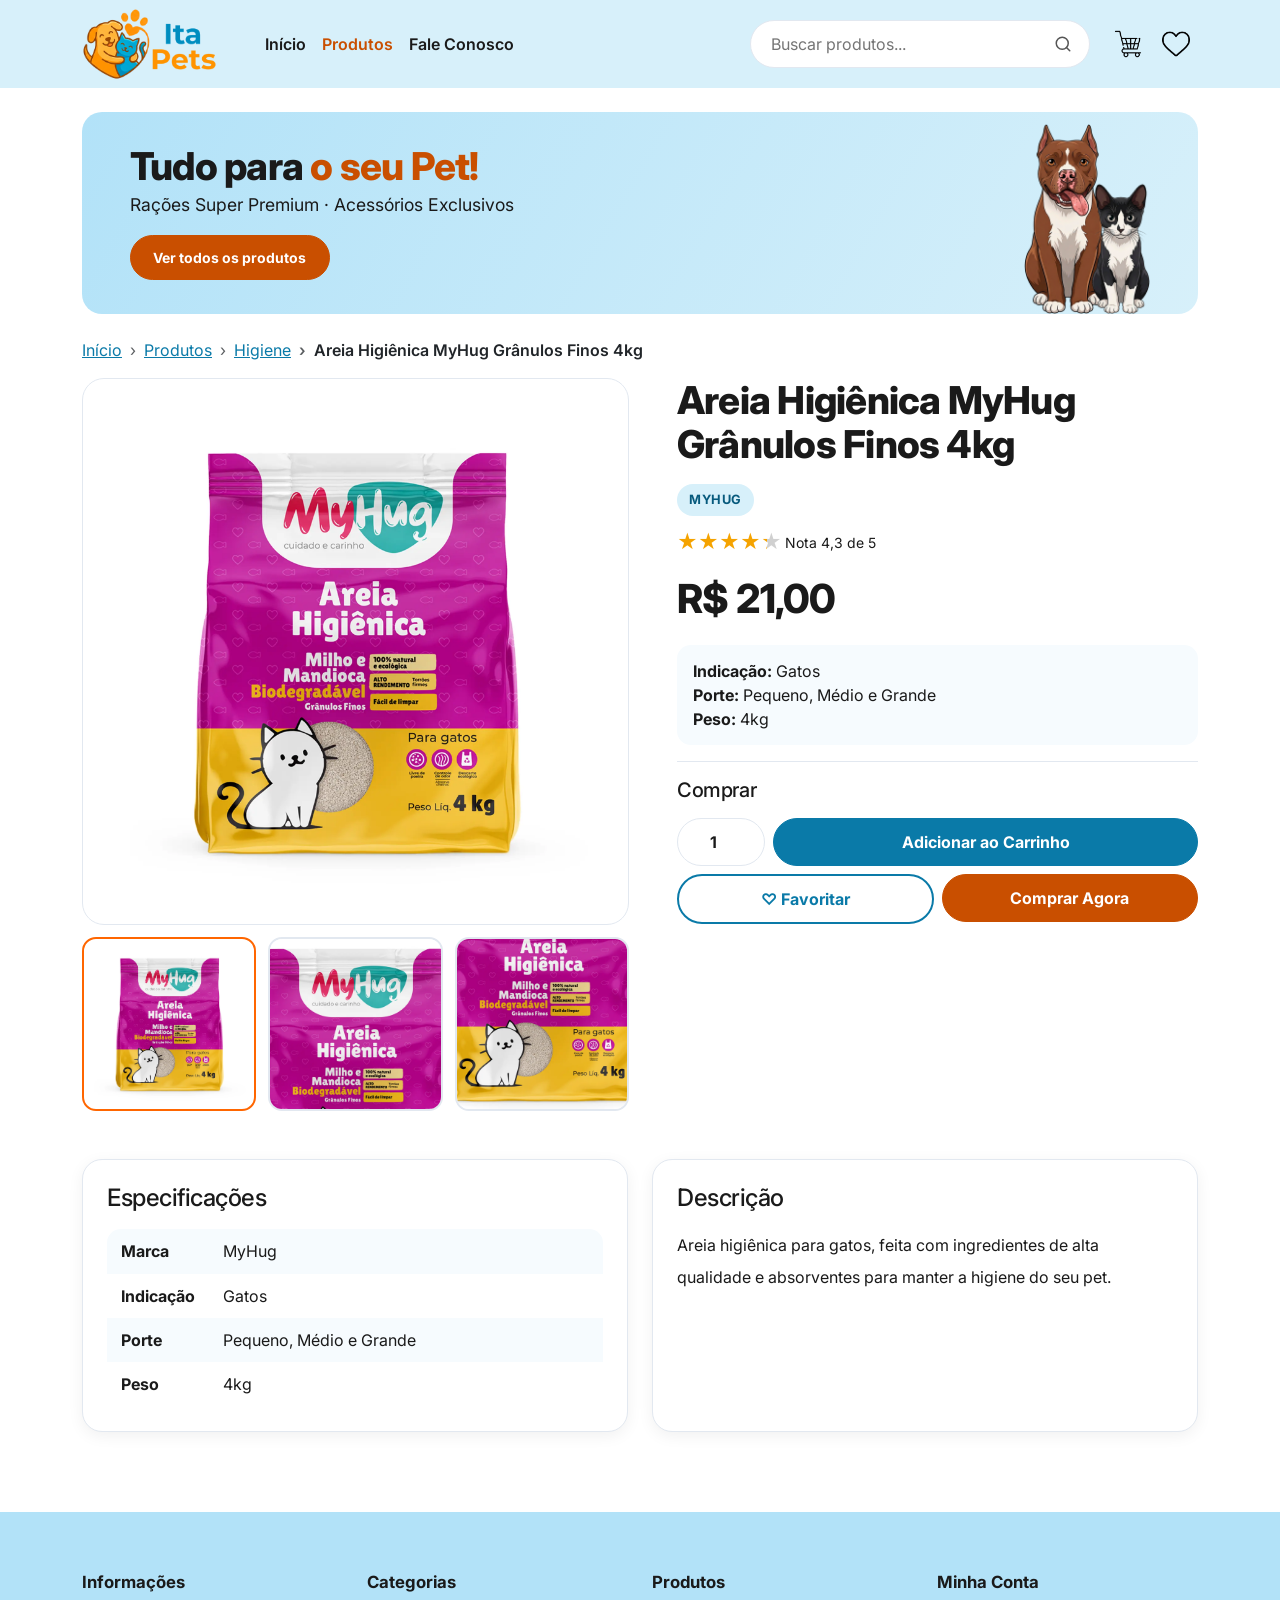
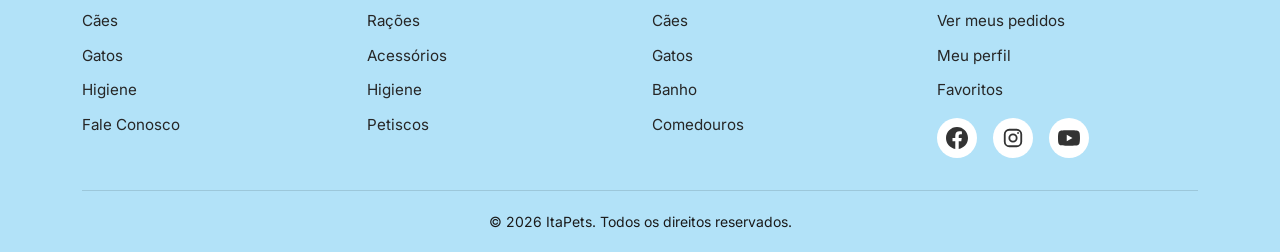
<file: produtos/areia-higienica-myhug-granulos-finos-4kg.html>
<!doctype html>
<html lang="pt-BR">
  <head>
    <meta charset="utf-8" />
    <meta name="viewport" content="width=device-width, initial-scale=1" />
    <title>Areia Higiênica MyHug Grânulos Finos 4kg — ItaPets</title>
    <meta
      name="description"
      content="Areia higiênica para gatos, feita com ingredientes de alta qualidade e absorventes para manter a higiene do seu pet."
    />
    <meta name="theme-color" content="#d7f0fa" />
    <link
      rel="icon"
      href="../imagens/icone-site.ico"
      sizes="16x16 32x32 48x48"
    />
    <link
      rel="icon"
      type="image/png"
      href="../imagens/icone-192.png"
      sizes="192x192"
    />
    <link rel="apple-touch-icon" href="../imagens/apple-touch-icon.png" />
    <link rel="preconnect" href="https://fonts.googleapis.com" />
    <link rel="preconnect" href="https://fonts.gstatic.com" crossorigin />
    <link
      rel="stylesheet"
      href="https://fonts.googleapis.com/css2?family=Inter:wght@400;600;700;800&amp;display=swap"
    />
    <link
      rel="stylesheet"
      href="https://cdn.jsdelivr.net/npm/bootstrap@5.3.3/dist/css/bootstrap.min.css"
      integrity="sha384-QWTKZyjpPEjISv5WaRU9OFeRpok6YctnYmDr5pNlyT2bRjXh0JMhjY6hW+ALEwIH"
      crossorigin="anonymous"
    />
    <link rel="stylesheet" href="../style.css" />
    <script
      src="https://cdn.jsdelivr.net/npm/bootstrap@5.3.3/dist/js/bootstrap.bundle.min.js"
      integrity="sha384-YvpcrYf0tY3lHB60NNkmXc5s9fDVZLESaAA55NDzOxhy9GkcIdslK1eN7N6jIeHz"
      crossorigin="anonymous"
      defer
    ></script>
  </head>
  <body>
    <a class="u-pular-conteudo" href="#conteudo">Pular para o conteúdo</a>

    <header class="cabecalho sticky-top">
      <nav class="navbar navbar-expand-lg py-2" aria-label="Menu principal">
        <div class="container-xl">
          <a class="navbar-brand cabecalho__marca py-0" href="../index.html"
            ><img
              src="../imagens/logo-itapets.png"
              alt="ItaPets — página inicial"
              width="400"
              height="214"
          /></a>
          <div class="d-flex align-items-center gap-1 order-lg-last">
            <a class="cabecalho__icone" href="#comprar"
              ><img
                src="../imagens/carrinho-compras.png"
                alt="Carrinho de compras"
                width="100"
                height="100"
            /></a>
            <a class="cabecalho__icone" href="#comprar"
              ><img
                src="../imagens/favoritos.png"
                alt="Favoritos"
                width="100"
                height="100"
            /></a>
            <button
              class="navbar-toggler ms-1"
              type="button"
              data-bs-toggle="collapse"
              data-bs-target="#menu-principal"
              aria-controls="menu-principal"
              aria-expanded="false"
              aria-label="Abrir menu"
            >
              <span class="navbar-toggler-icon"></span>
            </button>
          </div>
          <div class="collapse navbar-collapse" id="menu-principal">
            <ul class="navbar-nav ms-lg-4 me-lg-auto py-3 py-lg-0">
              <li class="nav-item">
                <a class="nav-link" href="../index.html">Início</a>
              </li>
              <li class="nav-item">
                <a class="nav-link active" href="../produtos.html">Produtos</a>
              </li>
              <li class="nav-item">
                <a class="nav-link" href="../contato.html">Fale Conosco</a>
              </li>
            </ul>
            <form
              class="busca mb-3 mb-lg-0 me-lg-3"
              role="search"
              action="../produtos.html"
            >
              <input
                class="busca__campo"
                type="search"
                name="busca"
                placeholder="Buscar produtos..."
                aria-label="Buscar produtos"
              />
              <button class="busca__botao" type="submit" aria-label="Buscar">
                <svg
                  width="18"
                  height="18"
                  viewBox="0 0 24 24"
                  fill="none"
                  stroke="currentColor"
                  stroke-width="2"
                  stroke-linecap="round"
                  aria-hidden="true"
                >
                  <circle cx="11" cy="11" r="8" />
                  <line x1="21" y1="21" x2="16.65" y2="16.65" />
                </svg>
              </button>
            </form>
          </div>
        </div>
      </nav>
    </header>

    <main id="conteudo" tabindex="-1" class="container-xl pt-3 pt-md-4">
      <div class="banner">
        <div class="banner__texto">
          <p class="banner__titulo">
            Tudo para <span class="banner__destaque">o seu Pet!</span>
          </p>
          <p class="banner__subtitulo">
            Rações Super Premium · Acessórios Exclusivos
          </p>
          <a
            class="btn btn--laranja btn-sm mt-3 d-none d-sm-inline-block"
            href="../produtos.html"
            >Ver todos os produtos</a
          >
        </div>
        <img
          class="banner__imagem"
          src="../imagens/banner-pets.png"
          alt=""
          width="520"
          height="785"
        />
      </div>

      <nav class="mt-4" aria-label="Você está em">
        <ol class="breadcrumb small">
          <li class="breadcrumb-item"><a href="../index.html">Início</a></li>
          <li class="breadcrumb-item">
            <a href="../produtos.html">Produtos</a>
          </li>
          <li class="breadcrumb-item">
            <a href="../produtos.html#higiene">Higiene</a>
          </li>
          <li
            class="breadcrumb-item active fw-semibold text-body"
            aria-current="page"
          >
            Areia Higiênica MyHug Grânulos Finos 4kg
          </li>
        </ol>
      </nav>

      <div class="produto">
        <h1 class="produto__titulo">
          Areia Higiênica MyHug Grânulos Finos 4kg
        </h1>

        <div class="produto__galeria galeria">
          <input
            type="radio"
            class="btn-check"
            name="vista"
            id="vista-1"
            checked
          />
          <input type="radio" class="btn-check" name="vista" id="vista-2" />
          <input type="radio" class="btn-check" name="vista" id="vista-3" />
          <div class="galeria__principal">
            <img
              src="areia-higienica-myhug-granulos-finos-4kg.webp"
              alt="Pacote de areia higiênica MyHug de milho e mandioca"
              width="600"
              height="600"
              fetchpriority="high"
            />
          </div>
          <div class="galeria__miniaturas">
            <label class="galeria__miniatura" for="vista-1"
              ><img
                src="areia-higienica-myhug-granulos-finos-4kg.webp"
                alt=""
                width="150"
                height="150"
              /><span class="visually-hidden">Ver foto inteira</span></label
            >
            <label
              class="galeria__miniatura galeria__miniatura--topo"
              for="vista-2"
              ><img
                src="areia-higienica-myhug-granulos-finos-4kg.webp"
                alt=""
                width="150"
                height="150"
              /><span class="visually-hidden">Ver detalhe de cima</span></label
            >
            <label
              class="galeria__miniatura galeria__miniatura--base"
              for="vista-3"
              ><img
                src="areia-higienica-myhug-granulos-finos-4kg.webp"
                alt=""
                width="150"
                height="150"
              /><span class="visually-hidden">Ver detalhe de baixo</span></label
            >
          </div>
        </div>

        <div class="produto__info d-flex flex-column gap-3">
          <p class="produto__marca align-self-start mb-0">MyHug</p>
          <p class="d-flex align-items-center gap-2 mb-0 small">
            <span
              class="estrelas estrelas--grande"
              style="--nota: 4.3"
              aria-hidden="true"
            ></span
            >Nota 4,3 de 5
          </p>
          <p class="produto__preco mb-0">R$ 21,00</p>
          <ul class="produto__resumo u-lista-limpa">
            <li><strong>Indicação:</strong> Gatos</li>
            <li><strong>Porte:</strong> Pequeno, Médio e Grande</li>
            <li><strong>Peso:</strong> 4kg</li>
          </ul>

          <form
            class="border-top pt-3"
            id="comprar"
            aria-labelledby="comprar-titulo"
          >
            <h2 class="h5 mb-3" id="comprar-titulo">Comprar</h2>
            <div class="d-flex gap-2 mb-2">
              <label class="visually-hidden" for="quantidade">Quantidade</label>
              <input
                class="form-control produto__quantidade"
                type="number"
                id="quantidade"
                name="quantidade"
                min="1"
                max="20"
                value="1"
              />
              <input type="checkbox" class="btn-check" id="add-carrinho" />
              <label class="btn btn--azul flex-grow-1" for="add-carrinho"
                ><span class="u-texto-inativo">Adicionar ao Carrinho</span
                ><span class="u-texto-ativo">Adicionado ✓</span></label
              >
            </div>
            <div class="row g-2">
              <div class="col-sm-6">
                <input type="checkbox" class="btn-check" id="favoritar" />
                <label class="btn btn--contorno w-100" for="favoritar"
                  ><span class="u-texto-inativo">♡ Favoritar</span
                  ><span class="u-texto-ativo">♥ Favoritado</span></label
                >
              </div>
              <div class="col-sm-6">
                <button class="btn btn--laranja w-100" type="button">
                  Comprar Agora
                </button>
              </div>
            </div>
          </form>
        </div>
      </div>

      <div class="row g-4 mt-2 mt-lg-4">
        <section class="col-lg-6">
          <div class="u-cartao h-100 p-4">
            <h2 class="h4 mb-3">Especificações</h2>
            <dl class="ficha">
              <dt class="ficha__termo">Marca</dt>
              <dd class="ficha__valor">MyHug</dd>
              <dt class="ficha__termo">Indicação</dt>
              <dd class="ficha__valor">Gatos</dd>
              <dt class="ficha__termo">Porte</dt>
              <dd class="ficha__valor">Pequeno, Médio e Grande</dd>
              <dt class="ficha__termo">Peso</dt>
              <dd class="ficha__valor">4kg</dd>
            </dl>
          </div>
        </section>
        <section class="col-lg-6">
          <div class="u-cartao h-100 p-4">
            <h2 class="h4 mb-3">Descrição</h2>
            <p class="mb-0 lh-lg">
              Areia higiênica para gatos, feita com ingredientes de alta
              qualidade e absorventes para manter a higiene do seu pet.
            </p>
          </div>
        </section>
      </div>
    </main>

    <footer class="rodape">
      <div class="container-xl">
        <div class="row g-4">
          <div class="col-6 col-md-3">
            <h2 class="rodape__titulo">Informações</h2>
            <ul class="u-lista-limpa">
              <li class="rodape__item">
                <a class="rodape__link" href="../produtos.html#caes">Cães</a>
              </li>
              <li class="rodape__item">
                <a class="rodape__link" href="../produtos.html#gatos">Gatos</a>
              </li>
              <li class="rodape__item">
                <a class="rodape__link" href="../produtos.html#higiene"
                  >Higiene</a
                >
              </li>
              <li class="rodape__item">
                <a class="rodape__link" href="../contato.html">Fale Conosco</a>
              </li>
            </ul>
          </div>
          <div class="col-6 col-md-3">
            <h2 class="rodape__titulo">Categorias</h2>
            <ul class="u-lista-limpa">
              <li class="rodape__item">
                <a class="rodape__link" href="../produtos.html#racoes"
                  >Rações</a
                >
              </li>
              <li class="rodape__item">
                <a class="rodape__link" href="../produtos.html#coleiras"
                  >Acessórios</a
                >
              </li>
              <li class="rodape__item">
                <a class="rodape__link" href="../produtos.html#higiene"
                  >Higiene</a
                >
              </li>
              <li class="rodape__item">
                <a class="rodape__link" href="../produtos.html#petiscos"
                  >Petiscos</a
                >
              </li>
            </ul>
          </div>
          <div class="col-6 col-md-3">
            <h2 class="rodape__titulo">Produtos</h2>
            <ul class="u-lista-limpa">
              <li class="rodape__item">
                <a class="rodape__link" href="../produtos.html#caes">Cães</a>
              </li>
              <li class="rodape__item">
                <a class="rodape__link" href="../produtos.html#gatos">Gatos</a>
              </li>
              <li class="rodape__item">
                <a class="rodape__link" href="../produtos.html#limpeza"
                  >Banho</a
                >
              </li>
              <li class="rodape__item">
                <a class="rodape__link" href="../produtos.html#comedouros"
                  >Comedouros</a
                >
              </li>
            </ul>
          </div>
          <div class="col-6 col-md-3">
            <h2 class="rodape__titulo">Minha Conta</h2>
            <ul class="u-lista-limpa">
              <li class="rodape__item">
                <a class="rodape__link" href="../contato.html"
                  >Ver meus pedidos</a
                >
              </li>
              <li class="rodape__item">
                <a class="rodape__link" href="../contato.html">Meu perfil</a>
              </li>
              <li class="rodape__item">
                <a class="rodape__link" href="../produtos.html">Favoritos</a>
              </li>
            </ul>
            <div class="d-flex gap-3 mt-3">
              <a
                class="rodape__social"
                href="https://www.facebook.com/"
                aria-label="Facebook"
                ><svg
                  width="22"
                  height="22"
                  viewBox="0 0 24 24"
                  fill="currentColor"
                  aria-hidden="true"
                >
                  <path
                    d="M24 12.073c0-6.627-5.373-12-12-12s-12 5.373-12 12c0 5.99 4.388 10.954 10.125 11.854v-8.385H7.078v-3.47h3.047V9.43c0-3.007 1.792-4.669 4.533-4.669 1.312 0 2.686.235 2.686.235v2.953H15.83c-1.491 0-1.956.925-1.956 1.874v2.25h3.328l-.532 3.47h-2.796v8.385C19.612 23.027 24 18.062 24 12.073z"
                  /></svg
              ></a>
              <a
                class="rodape__social"
                href="https://www.instagram.com/"
                aria-label="Instagram"
                ><svg
                  width="22"
                  height="22"
                  viewBox="0 0 24 24"
                  fill="none"
                  stroke="currentColor"
                  stroke-width="2"
                  aria-hidden="true"
                >
                  <rect x="3" y="3" width="18" height="18" rx="5" />
                  <circle cx="12" cy="12" r="4" />
                  <circle
                    cx="17.5"
                    cy="6.5"
                    r="1"
                    fill="currentColor"
                    stroke="none"
                  /></svg
              ></a>
              <a
                class="rodape__social"
                href="https://www.youtube.com/"
                aria-label="YouTube"
                ><svg
                  width="22"
                  height="22"
                  viewBox="0 0 24 24"
                  fill="currentColor"
                  aria-hidden="true"
                >
                  <path
                    d="M23.498 6.186a3.016 3.016 0 0 0-2.122-2.136C19.505 3.545 12 3.545 12 3.545s-7.505 0-9.377.505A3.017 3.017 0 0 0 .502 6.186C0 8.07 0 12 0 12s0 3.93.502 5.814a3.016 3.016 0 0 0 2.122 2.136c1.871.505 9.376.505 9.376.505s7.505 0 9.377-.505a3.015 3.015 0 0 0 2.122-2.136C24 15.93 24 12 24 12s0-3.930-.502-5.814zM9.545 15.568V8.432L15.818 12l-6.273 3.568z"
                  /></svg
              ></a>
            </div>
          </div>
        </div>
        <p class="rodape__base mb-0">
          &copy; 2026 ItaPets. Todos os direitos reservados.
        </p>
      </div>
    </footer>
  </body>
</html>
</file>
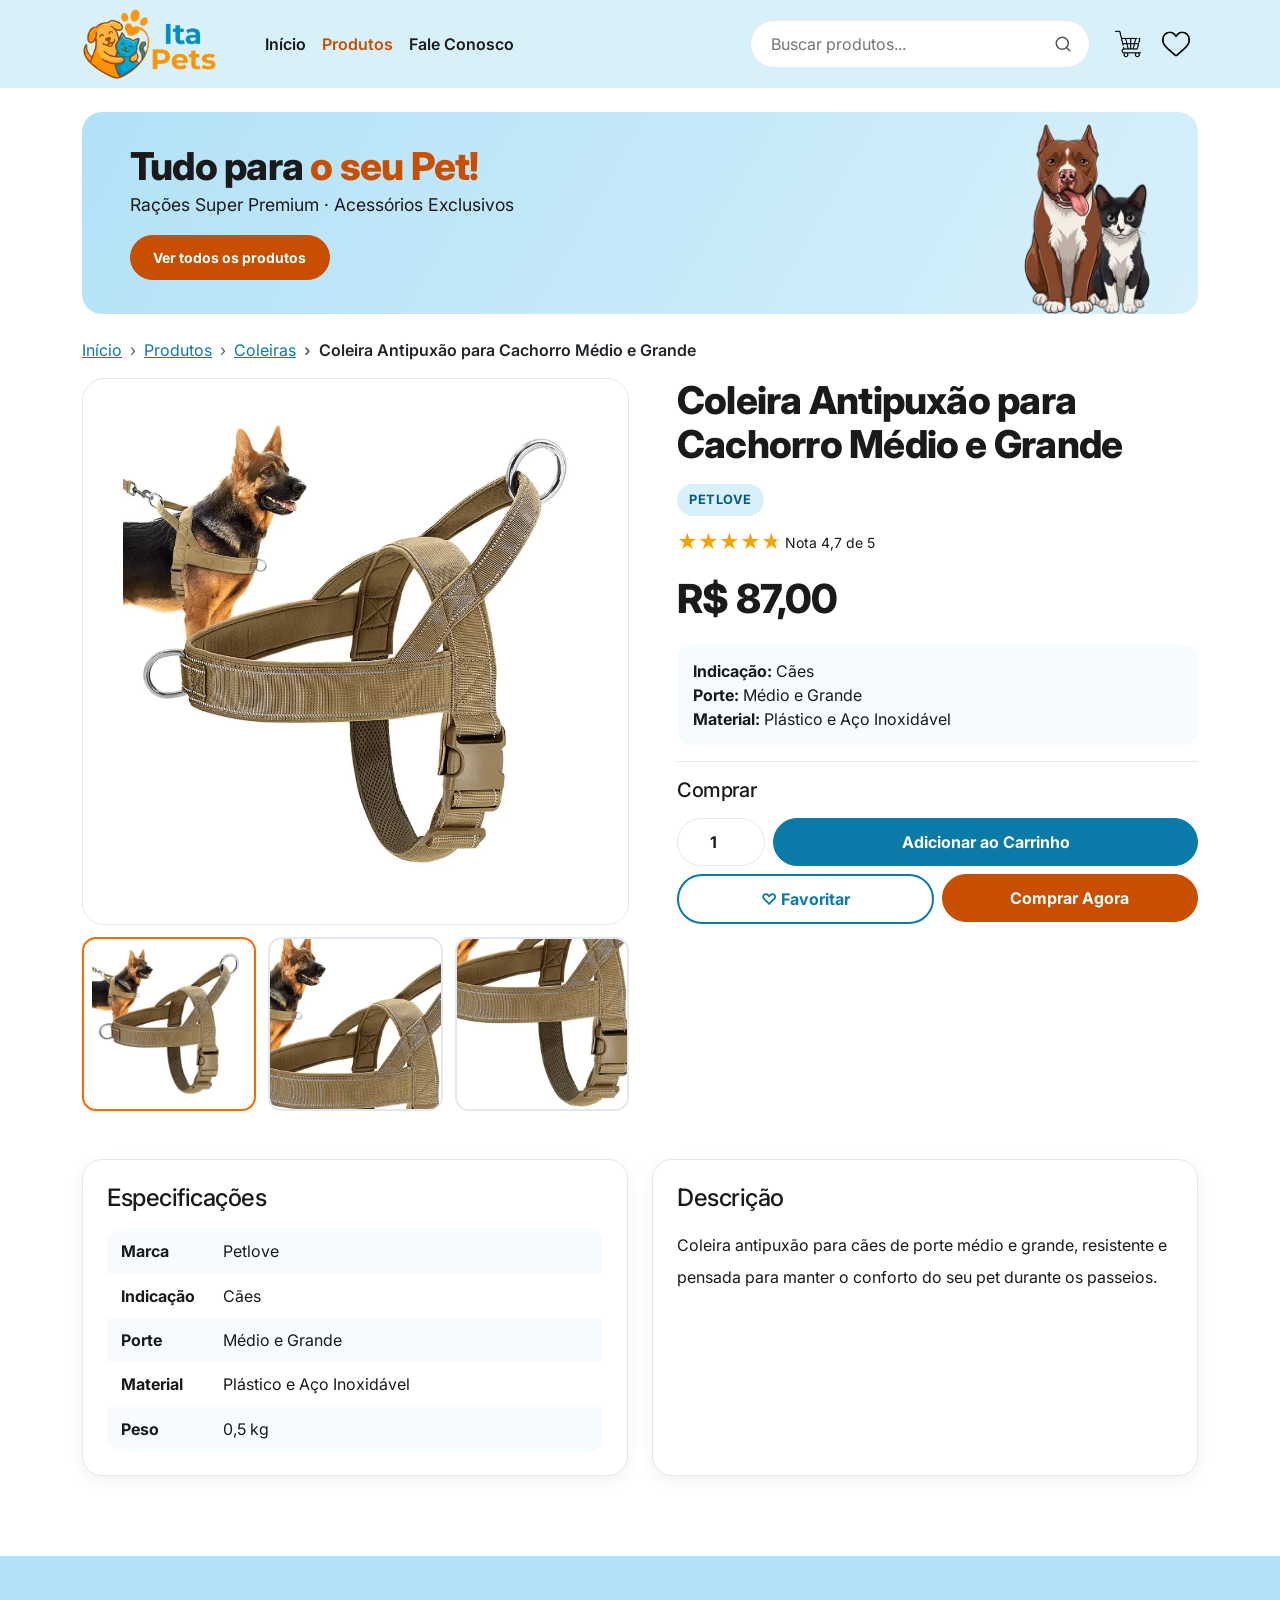
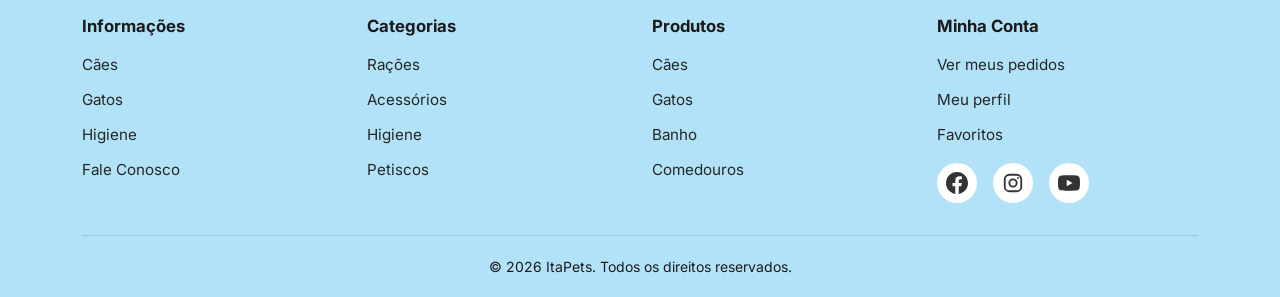
<file: produtos/coleira-antipuxao-cachorro-medio-grande.html>
<!doctype html>
<html lang="pt-BR">
  <head>
    <meta charset="utf-8" />
    <meta name="viewport" content="width=device-width, initial-scale=1" />
    <title>Coleira Antipuxão para Cachorro Médio e Grande — ItaPets</title>
    <meta
      name="description"
      content="Coleira antipuxão para cães de porte médio e grande, resistente e pensada para manter o conforto do seu pet durante os passeios."
    />
    <meta name="theme-color" content="#d7f0fa" />
    <link
      rel="icon"
      href="../imagens/icone-site.ico"
      sizes="16x16 32x32 48x48"
    />
    <link
      rel="icon"
      type="image/png"
      href="../imagens/icone-192.png"
      sizes="192x192"
    />
    <link rel="apple-touch-icon" href="../imagens/apple-touch-icon.png" />
    <link rel="preconnect" href="https://fonts.googleapis.com" />
    <link rel="preconnect" href="https://fonts.gstatic.com" crossorigin />
    <link
      rel="stylesheet"
      href="https://fonts.googleapis.com/css2?family=Inter:wght@400;600;700;800&amp;display=swap"
    />
    <link
      rel="stylesheet"
      href="https://cdn.jsdelivr.net/npm/bootstrap@5.3.3/dist/css/bootstrap.min.css"
      integrity="sha384-QWTKZyjpPEjISv5WaRU9OFeRpok6YctnYmDr5pNlyT2bRjXh0JMhjY6hW+ALEwIH"
      crossorigin="anonymous"
    />
    <link rel="stylesheet" href="../style.css" />
    <script
      src="https://cdn.jsdelivr.net/npm/bootstrap@5.3.3/dist/js/bootstrap.bundle.min.js"
      integrity="sha384-YvpcrYf0tY3lHB60NNkmXc5s9fDVZLESaAA55NDzOxhy9GkcIdslK1eN7N6jIeHz"
      crossorigin="anonymous"
      defer
    ></script>
  </head>
  <body>
    <a class="u-pular-conteudo" href="#conteudo">Pular para o conteúdo</a>

    <header class="cabecalho sticky-top">
      <nav class="navbar navbar-expand-lg py-2" aria-label="Menu principal">
        <div class="container-xl">
          <a class="navbar-brand cabecalho__marca py-0" href="../index.html"
            ><img
              src="../imagens/logo-itapets.png"
              alt="ItaPets — página inicial"
              width="400"
              height="214"
          /></a>
          <div class="d-flex align-items-center gap-1 order-lg-last">
            <a class="cabecalho__icone" href="#comprar"
              ><img
                src="../imagens/carrinho-compras.png"
                alt="Carrinho de compras"
                width="100"
                height="100"
            /></a>
            <a class="cabecalho__icone" href="#comprar"
              ><img
                src="../imagens/favoritos.png"
                alt="Favoritos"
                width="100"
                height="100"
            /></a>
            <button
              class="navbar-toggler ms-1"
              type="button"
              data-bs-toggle="collapse"
              data-bs-target="#menu-principal"
              aria-controls="menu-principal"
              aria-expanded="false"
              aria-label="Abrir menu"
            >
              <span class="navbar-toggler-icon"></span>
            </button>
          </div>
          <div class="collapse navbar-collapse" id="menu-principal">
            <ul class="navbar-nav ms-lg-4 me-lg-auto py-3 py-lg-0">
              <li class="nav-item">
                <a class="nav-link" href="../index.html">Início</a>
              </li>
              <li class="nav-item">
                <a class="nav-link active" href="../produtos.html">Produtos</a>
              </li>
              <li class="nav-item">
                <a class="nav-link" href="../contato.html">Fale Conosco</a>
              </li>
            </ul>
            <form
              class="busca mb-3 mb-lg-0 me-lg-3"
              role="search"
              action="../produtos.html"
            >
              <input
                class="busca__campo"
                type="search"
                name="busca"
                placeholder="Buscar produtos..."
                aria-label="Buscar produtos"
              />
              <button class="busca__botao" type="submit" aria-label="Buscar">
                <svg
                  width="18"
                  height="18"
                  viewBox="0 0 24 24"
                  fill="none"
                  stroke="currentColor"
                  stroke-width="2"
                  stroke-linecap="round"
                  aria-hidden="true"
                >
                  <circle cx="11" cy="11" r="8" />
                  <line x1="21" y1="21" x2="16.65" y2="16.65" />
                </svg>
              </button>
            </form>
          </div>
        </div>
      </nav>
    </header>

    <main id="conteudo" tabindex="-1" class="container-xl pt-3 pt-md-4">
      <div class="banner">
        <div class="banner__texto">
          <p class="banner__titulo">
            Tudo para <span class="banner__destaque">o seu Pet!</span>
          </p>
          <p class="banner__subtitulo">
            Rações Super Premium · Acessórios Exclusivos
          </p>
          <a
            class="btn btn--laranja btn-sm mt-3 d-none d-sm-inline-block"
            href="../produtos.html"
            >Ver todos os produtos</a
          >
        </div>
        <img
          class="banner__imagem"
          src="../imagens/banner-pets.png"
          alt=""
          width="520"
          height="785"
        />
      </div>

      <nav class="mt-4" aria-label="Você está em">
        <ol class="breadcrumb small">
          <li class="breadcrumb-item"><a href="../index.html">Início</a></li>
          <li class="breadcrumb-item">
            <a href="../produtos.html">Produtos</a>
          </li>
          <li class="breadcrumb-item">
            <a href="../produtos.html#coleiras">Coleiras</a>
          </li>
          <li
            class="breadcrumb-item active fw-semibold text-body"
            aria-current="page"
          >
            Coleira Antipuxão para Cachorro Médio e Grande
          </li>
        </ol>
      </nav>

      <div class="produto">
        <h1 class="produto__titulo">
          Coleira Antipuxão para Cachorro Médio e Grande
        </h1>

        <div class="produto__galeria galeria">
          <input
            type="radio"
            class="btn-check"
            name="vista"
            id="vista-1"
            checked
          />
          <input type="radio" class="btn-check" name="vista" id="vista-2" />
          <input type="radio" class="btn-check" name="vista" id="vista-3" />
          <div class="galeria__principal">
            <img
              src="coleira-antipuxao-cachorro-medio-grande.webp"
              alt="Coleira antipuxão Petlove na cor caqui para cachorro"
              width="600"
              height="600"
              fetchpriority="high"
            />
          </div>
          <div class="galeria__miniaturas">
            <label class="galeria__miniatura" for="vista-1"
              ><img
                src="coleira-antipuxao-cachorro-medio-grande.webp"
                alt=""
                width="150"
                height="150"
              /><span class="visually-hidden">Ver foto inteira</span></label
            >
            <label
              class="galeria__miniatura galeria__miniatura--topo"
              for="vista-2"
              ><img
                src="coleira-antipuxao-cachorro-medio-grande.webp"
                alt=""
                width="150"
                height="150"
              /><span class="visually-hidden">Ver detalhe de cima</span></label
            >
            <label
              class="galeria__miniatura galeria__miniatura--base"
              for="vista-3"
              ><img
                src="coleira-antipuxao-cachorro-medio-grande.webp"
                alt=""
                width="150"
                height="150"
              /><span class="visually-hidden">Ver detalhe de baixo</span></label
            >
          </div>
        </div>

        <div class="produto__info d-flex flex-column gap-3">
          <p class="produto__marca align-self-start mb-0">Petlove</p>
          <p class="d-flex align-items-center gap-2 mb-0 small">
            <span
              class="estrelas estrelas--grande"
              style="--nota: 4.7"
              aria-hidden="true"
            ></span
            >Nota 4,7 de 5
          </p>
          <p class="produto__preco mb-0">R$ 87,00</p>
          <ul class="produto__resumo u-lista-limpa">
            <li><strong>Indicação:</strong> Cães</li>
            <li><strong>Porte:</strong> Médio e Grande</li>
            <li><strong>Material:</strong> Plástico e Aço Inoxidável</li>
          </ul>

          <form
            class="border-top pt-3"
            id="comprar"
            aria-labelledby="comprar-titulo"
          >
            <h2 class="h5 mb-3" id="comprar-titulo">Comprar</h2>
            <div class="d-flex gap-2 mb-2">
              <label class="visually-hidden" for="quantidade">Quantidade</label>
              <input
                class="form-control produto__quantidade"
                type="number"
                id="quantidade"
                name="quantidade"
                min="1"
                max="20"
                value="1"
              />
              <input type="checkbox" class="btn-check" id="add-carrinho" />
              <label class="btn btn--azul flex-grow-1" for="add-carrinho"
                ><span class="u-texto-inativo">Adicionar ao Carrinho</span
                ><span class="u-texto-ativo">Adicionado ✓</span></label
              >
            </div>
            <div class="row g-2">
              <div class="col-sm-6">
                <input type="checkbox" class="btn-check" id="favoritar" />
                <label class="btn btn--contorno w-100" for="favoritar"
                  ><span class="u-texto-inativo">♡ Favoritar</span
                  ><span class="u-texto-ativo">♥ Favoritado</span></label
                >
              </div>
              <div class="col-sm-6">
                <button class="btn btn--laranja w-100" type="button">
                  Comprar Agora
                </button>
              </div>
            </div>
          </form>
        </div>
      </div>

      <div class="row g-4 mt-2 mt-lg-4">
        <section class="col-lg-6">
          <div class="u-cartao h-100 p-4">
            <h2 class="h4 mb-3">Especificações</h2>
            <dl class="ficha">
              <dt class="ficha__termo">Marca</dt>
              <dd class="ficha__valor">Petlove</dd>
              <dt class="ficha__termo">Indicação</dt>
              <dd class="ficha__valor">Cães</dd>
              <dt class="ficha__termo">Porte</dt>
              <dd class="ficha__valor">Médio e Grande</dd>
              <dt class="ficha__termo">Material</dt>
              <dd class="ficha__valor">Plástico e Aço Inoxidável</dd>
              <dt class="ficha__termo">Peso</dt>
              <dd class="ficha__valor">0,5 kg</dd>
            </dl>
          </div>
        </section>
        <section class="col-lg-6">
          <div class="u-cartao h-100 p-4">
            <h2 class="h4 mb-3">Descrição</h2>
            <p class="mb-0 lh-lg">
              Coleira antipuxão para cães de porte médio e grande, resistente e
              pensada para manter o conforto do seu pet durante os passeios.
            </p>
          </div>
        </section>
      </div>
    </main>

    <footer class="rodape">
      <div class="container-xl">
        <div class="row g-4">
          <div class="col-6 col-md-3">
            <h2 class="rodape__titulo">Informações</h2>
            <ul class="u-lista-limpa">
              <li class="rodape__item">
                <a class="rodape__link" href="../produtos.html#caes">Cães</a>
              </li>
              <li class="rodape__item">
                <a class="rodape__link" href="../produtos.html#gatos">Gatos</a>
              </li>
              <li class="rodape__item">
                <a class="rodape__link" href="../produtos.html#higiene"
                  >Higiene</a
                >
              </li>
              <li class="rodape__item">
                <a class="rodape__link" href="../contato.html">Fale Conosco</a>
              </li>
            </ul>
          </div>
          <div class="col-6 col-md-3">
            <h2 class="rodape__titulo">Categorias</h2>
            <ul class="u-lista-limpa">
              <li class="rodape__item">
                <a class="rodape__link" href="../produtos.html#racoes"
                  >Rações</a
                >
              </li>
              <li class="rodape__item">
                <a class="rodape__link" href="../produtos.html#coleiras"
                  >Acessórios</a
                >
              </li>
              <li class="rodape__item">
                <a class="rodape__link" href="../produtos.html#higiene"
                  >Higiene</a
                >
              </li>
              <li class="rodape__item">
                <a class="rodape__link" href="../produtos.html#petiscos"
                  >Petiscos</a
                >
              </li>
            </ul>
          </div>
          <div class="col-6 col-md-3">
            <h2 class="rodape__titulo">Produtos</h2>
            <ul class="u-lista-limpa">
              <li class="rodape__item">
                <a class="rodape__link" href="../produtos.html#caes">Cães</a>
              </li>
              <li class="rodape__item">
                <a class="rodape__link" href="../produtos.html#gatos">Gatos</a>
              </li>
              <li class="rodape__item">
                <a class="rodape__link" href="../produtos.html#limpeza"
                  >Banho</a
                >
              </li>
              <li class="rodape__item">
                <a class="rodape__link" href="../produtos.html#comedouros"
                  >Comedouros</a
                >
              </li>
            </ul>
          </div>
          <div class="col-6 col-md-3">
            <h2 class="rodape__titulo">Minha Conta</h2>
            <ul class="u-lista-limpa">
              <li class="rodape__item">
                <a class="rodape__link" href="../contato.html"
                  >Ver meus pedidos</a
                >
              </li>
              <li class="rodape__item">
                <a class="rodape__link" href="../contato.html">Meu perfil</a>
              </li>
              <li class="rodape__item">
                <a class="rodape__link" href="../produtos.html">Favoritos</a>
              </li>
            </ul>
            <div class="d-flex gap-3 mt-3">
              <a
                class="rodape__social"
                href="https://www.facebook.com/"
                aria-label="Facebook"
                ><svg
                  width="22"
                  height="22"
                  viewBox="0 0 24 24"
                  fill="currentColor"
                  aria-hidden="true"
                >
                  <path
                    d="M24 12.073c0-6.627-5.373-12-12-12s-12 5.373-12 12c0 5.99 4.388 10.954 10.125 11.854v-8.385H7.078v-3.47h3.047V9.43c0-3.007 1.792-4.669 4.533-4.669 1.312 0 2.686.235 2.686.235v2.953H15.83c-1.491 0-1.956.925-1.956 1.874v2.25h3.328l-.532 3.47h-2.796v8.385C19.612 23.027 24 18.062 24 12.073z"
                  /></svg
              ></a>
              <a
                class="rodape__social"
                href="https://www.instagram.com/"
                aria-label="Instagram"
                ><svg
                  width="22"
                  height="22"
                  viewBox="0 0 24 24"
                  fill="none"
                  stroke="currentColor"
                  stroke-width="2"
                  aria-hidden="true"
                >
                  <rect x="3" y="3" width="18" height="18" rx="5" />
                  <circle cx="12" cy="12" r="4" />
                  <circle
                    cx="17.5"
                    cy="6.5"
                    r="1"
                    fill="currentColor"
                    stroke="none"
                  /></svg
              ></a>
              <a
                class="rodape__social"
                href="https://www.youtube.com/"
                aria-label="YouTube"
                ><svg
                  width="22"
                  height="22"
                  viewBox="0 0 24 24"
                  fill="currentColor"
                  aria-hidden="true"
                >
                  <path
                    d="M23.498 6.186a3.016 3.016 0 0 0-2.122-2.136C19.505 3.545 12 3.545 12 3.545s-7.505 0-9.377.505A3.017 3.017 0 0 0 .502 6.186C0 8.07 0 12 0 12s0 3.93.502 5.814a3.016 3.016 0 0 0 2.122 2.136c1.871.505 9.376.505 9.376.505s7.505 0 9.377-.505a3.015 3.015 0 0 0 2.122-2.136C24 15.93 24 12 24 12s0-3.930-.502-5.814zM9.545 15.568V8.432L15.818 12l-6.273 3.568z"
                  /></svg
              ></a>
            </div>
          </div>
        </div>
        <p class="rodape__base mb-0">
          &copy; 2026 ItaPets. Todos os direitos reservados.
        </p>
      </div>
    </footer>
  </body>
</html>
</file>
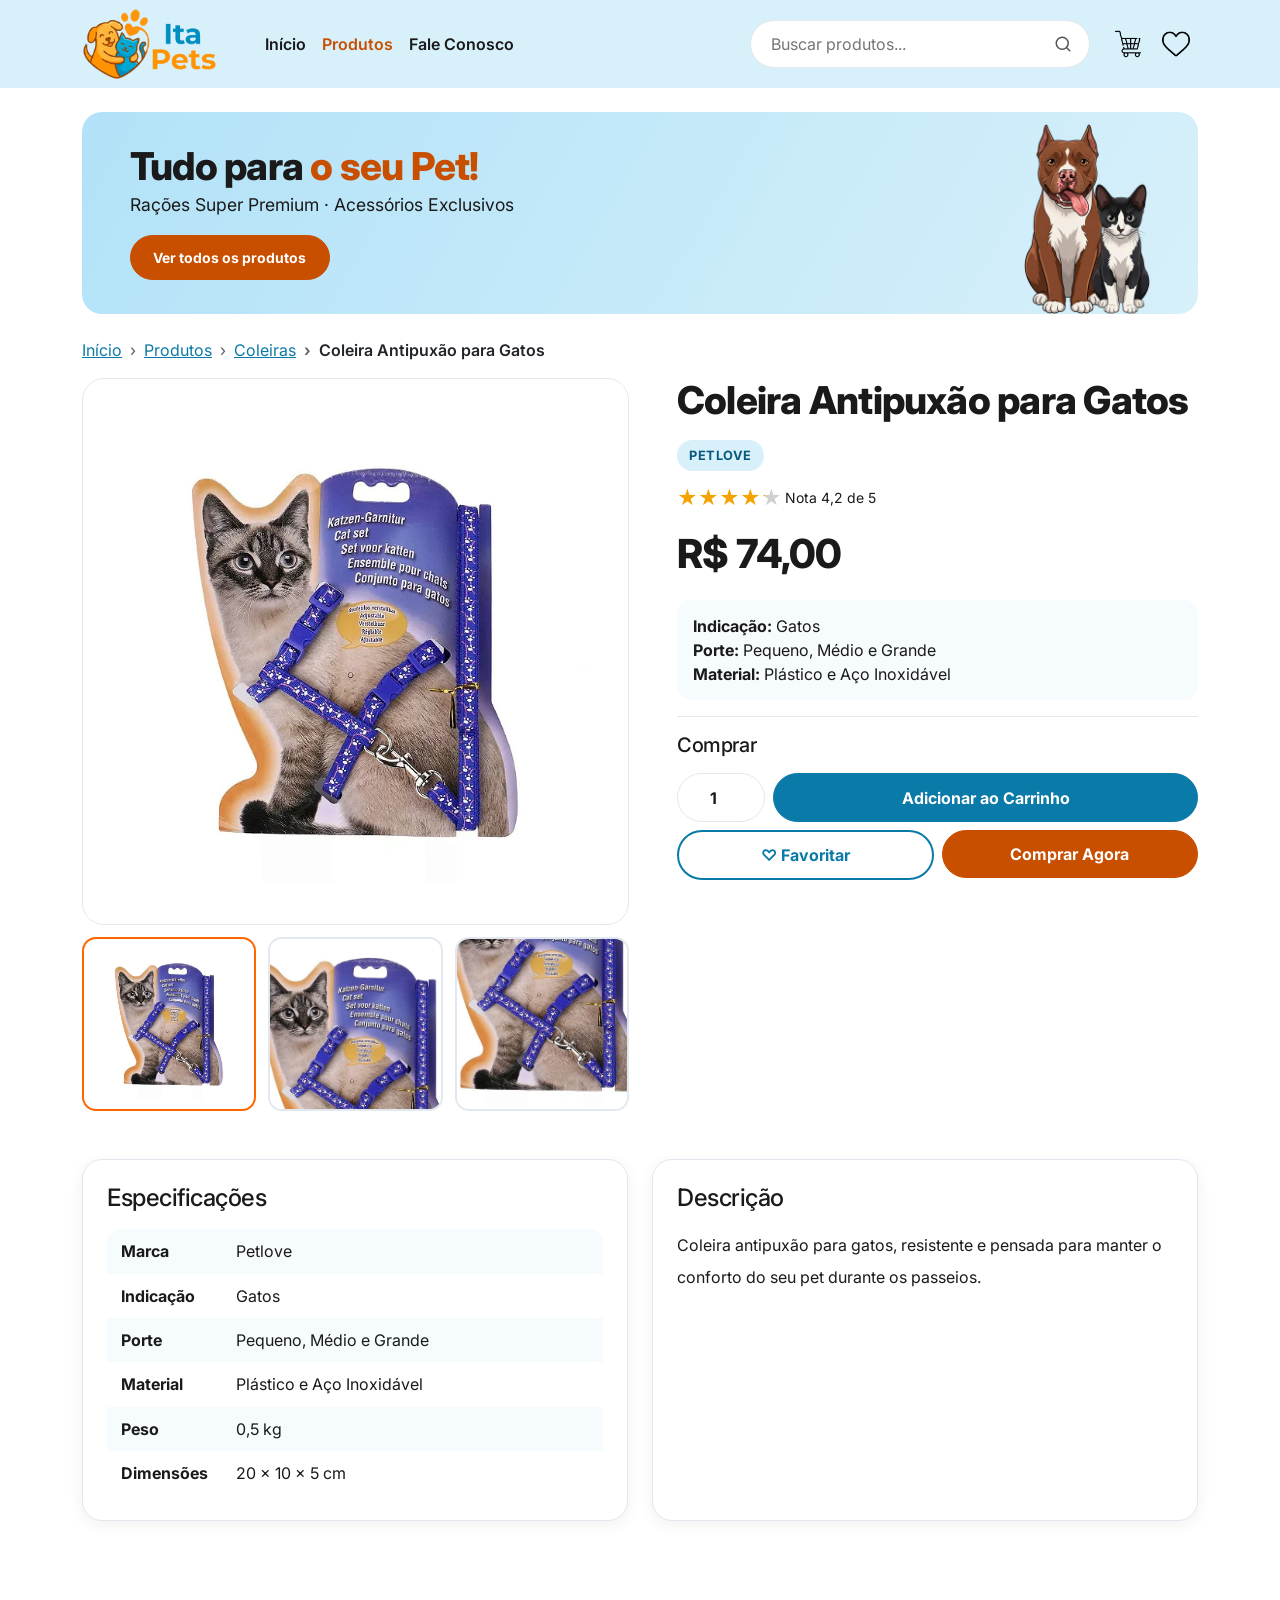
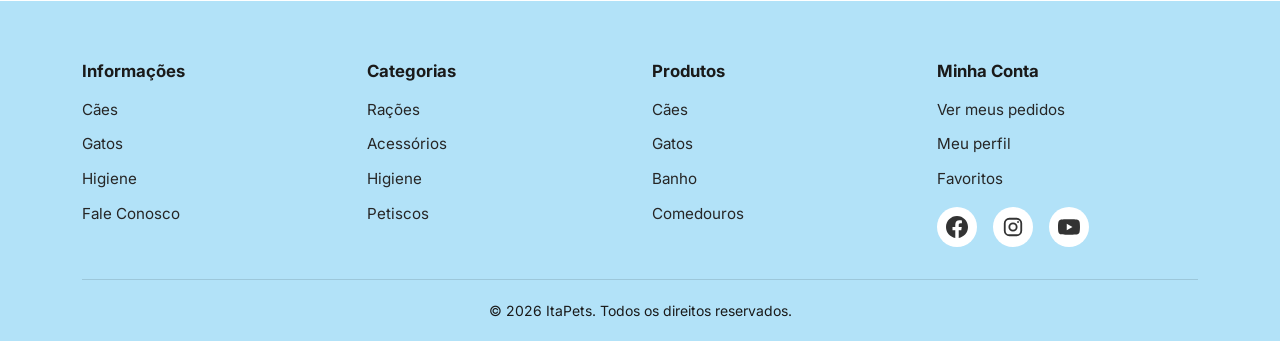
<file: produtos/coleira-antipuxao-gatos.html>
<!doctype html>
<html lang="pt-BR">
  <head>
    <meta charset="utf-8" />
    <meta name="viewport" content="width=device-width, initial-scale=1" />
    <title>Coleira Antipuxão para Gatos — ItaPets</title>
    <meta
      name="description"
      content="Coleira antipuxão para gatos, resistente e pensada para manter o conforto do seu pet durante os passeios."
    />
    <meta name="theme-color" content="#d7f0fa" />
    <link
      rel="icon"
      href="../imagens/icone-site.ico"
      sizes="16x16 32x32 48x48"
    />
    <link
      rel="icon"
      type="image/png"
      href="../imagens/icone-192.png"
      sizes="192x192"
    />
    <link rel="apple-touch-icon" href="../imagens/apple-touch-icon.png" />
    <link rel="preconnect" href="https://fonts.googleapis.com" />
    <link rel="preconnect" href="https://fonts.gstatic.com" crossorigin />
    <link
      rel="stylesheet"
      href="https://fonts.googleapis.com/css2?family=Inter:wght@400;600;700;800&amp;display=swap"
    />
    <link
      rel="stylesheet"
      href="https://cdn.jsdelivr.net/npm/bootstrap@5.3.3/dist/css/bootstrap.min.css"
      integrity="sha384-QWTKZyjpPEjISv5WaRU9OFeRpok6YctnYmDr5pNlyT2bRjXh0JMhjY6hW+ALEwIH"
      crossorigin="anonymous"
    />
    <link rel="stylesheet" href="../style.css" />
    <script
      src="https://cdn.jsdelivr.net/npm/bootstrap@5.3.3/dist/js/bootstrap.bundle.min.js"
      integrity="sha384-YvpcrYf0tY3lHB60NNkmXc5s9fDVZLESaAA55NDzOxhy9GkcIdslK1eN7N6jIeHz"
      crossorigin="anonymous"
      defer
    ></script>
  </head>
  <body>
    <a class="u-pular-conteudo" href="#conteudo">Pular para o conteúdo</a>

    <header class="cabecalho sticky-top">
      <nav class="navbar navbar-expand-lg py-2" aria-label="Menu principal">
        <div class="container-xl">
          <a class="navbar-brand cabecalho__marca py-0" href="../index.html"
            ><img
              src="../imagens/logo-itapets.png"
              alt="ItaPets — página inicial"
              width="400"
              height="214"
          /></a>
          <div class="d-flex align-items-center gap-1 order-lg-last">
            <a class="cabecalho__icone" href="#comprar"
              ><img
                src="../imagens/carrinho-compras.png"
                alt="Carrinho de compras"
                width="100"
                height="100"
            /></a>
            <a class="cabecalho__icone" href="#comprar"
              ><img
                src="../imagens/favoritos.png"
                alt="Favoritos"
                width="100"
                height="100"
            /></a>
            <button
              class="navbar-toggler ms-1"
              type="button"
              data-bs-toggle="collapse"
              data-bs-target="#menu-principal"
              aria-controls="menu-principal"
              aria-expanded="false"
              aria-label="Abrir menu"
            >
              <span class="navbar-toggler-icon"></span>
            </button>
          </div>
          <div class="collapse navbar-collapse" id="menu-principal">
            <ul class="navbar-nav ms-lg-4 me-lg-auto py-3 py-lg-0">
              <li class="nav-item">
                <a class="nav-link" href="../index.html">Início</a>
              </li>
              <li class="nav-item">
                <a class="nav-link active" href="../produtos.html">Produtos</a>
              </li>
              <li class="nav-item">
                <a class="nav-link" href="../contato.html">Fale Conosco</a>
              </li>
            </ul>
            <form
              class="busca mb-3 mb-lg-0 me-lg-3"
              role="search"
              action="../produtos.html"
            >
              <input
                class="busca__campo"
                type="search"
                name="busca"
                placeholder="Buscar produtos..."
                aria-label="Buscar produtos"
              />
              <button class="busca__botao" type="submit" aria-label="Buscar">
                <svg
                  width="18"
                  height="18"
                  viewBox="0 0 24 24"
                  fill="none"
                  stroke="currentColor"
                  stroke-width="2"
                  stroke-linecap="round"
                  aria-hidden="true"
                >
                  <circle cx="11" cy="11" r="8" />
                  <line x1="21" y1="21" x2="16.65" y2="16.65" />
                </svg>
              </button>
            </form>
          </div>
        </div>
      </nav>
    </header>

    <main id="conteudo" tabindex="-1" class="container-xl pt-3 pt-md-4">
      <div class="banner">
        <div class="banner__texto">
          <p class="banner__titulo">
            Tudo para <span class="banner__destaque">o seu Pet!</span>
          </p>
          <p class="banner__subtitulo">
            Rações Super Premium · Acessórios Exclusivos
          </p>
          <a
            class="btn btn--laranja btn-sm mt-3 d-none d-sm-inline-block"
            href="../produtos.html"
            >Ver todos os produtos</a
          >
        </div>
        <img
          class="banner__imagem"
          src="../imagens/banner-pets.png"
          alt=""
          width="520"
          height="785"
        />
      </div>

      <nav class="mt-4" aria-label="Você está em">
        <ol class="breadcrumb small">
          <li class="breadcrumb-item"><a href="../index.html">Início</a></li>
          <li class="breadcrumb-item">
            <a href="../produtos.html">Produtos</a>
          </li>
          <li class="breadcrumb-item">
            <a href="../produtos.html#coleiras">Coleiras</a>
          </li>
          <li
            class="breadcrumb-item active fw-semibold text-body"
            aria-current="page"
          >
            Coleira Antipuxão para Gatos
          </li>
        </ol>
      </nav>

      <div class="produto">
        <h1 class="produto__titulo">Coleira Antipuxão para Gatos</h1>

        <div class="produto__galeria galeria">
          <input
            type="radio"
            class="btn-check"
            name="vista"
            id="vista-1"
            checked
          />
          <input type="radio" class="btn-check" name="vista" id="vista-2" />
          <input type="radio" class="btn-check" name="vista" id="vista-3" />
          <div class="galeria__principal">
            <img
              src="coleira-antipuxao-gatos.webp"
              alt="Coleira antipuxão Petlove para gatos"
              width="600"
              height="600"
              fetchpriority="high"
            />
          </div>
          <div class="galeria__miniaturas">
            <label class="galeria__miniatura" for="vista-1"
              ><img
                src="coleira-antipuxao-gatos.webp"
                alt=""
                width="150"
                height="150"
              /><span class="visually-hidden">Ver foto inteira</span></label
            >
            <label
              class="galeria__miniatura galeria__miniatura--topo"
              for="vista-2"
              ><img
                src="coleira-antipuxao-gatos.webp"
                alt=""
                width="150"
                height="150"
              /><span class="visually-hidden">Ver detalhe de cima</span></label
            >
            <label
              class="galeria__miniatura galeria__miniatura--base"
              for="vista-3"
              ><img
                src="coleira-antipuxao-gatos.webp"
                alt=""
                width="150"
                height="150"
              /><span class="visually-hidden">Ver detalhe de baixo</span></label
            >
          </div>
        </div>

        <div class="produto__info d-flex flex-column gap-3">
          <p class="produto__marca align-self-start mb-0">Petlove</p>
          <p class="d-flex align-items-center gap-2 mb-0 small">
            <span
              class="estrelas estrelas--grande"
              style="--nota: 4.2"
              aria-hidden="true"
            ></span
            >Nota 4,2 de 5
          </p>
          <p class="produto__preco mb-0">R$ 74,00</p>
          <ul class="produto__resumo u-lista-limpa">
            <li><strong>Indicação:</strong> Gatos</li>
            <li><strong>Porte:</strong> Pequeno, Médio e Grande</li>
            <li><strong>Material:</strong> Plástico e Aço Inoxidável</li>
          </ul>

          <form
            class="border-top pt-3"
            id="comprar"
            aria-labelledby="comprar-titulo"
          >
            <h2 class="h5 mb-3" id="comprar-titulo">Comprar</h2>
            <div class="d-flex gap-2 mb-2">
              <label class="visually-hidden" for="quantidade">Quantidade</label>
              <input
                class="form-control produto__quantidade"
                type="number"
                id="quantidade"
                name="quantidade"
                min="1"
                max="20"
                value="1"
              />
              <input type="checkbox" class="btn-check" id="add-carrinho" />
              <label class="btn btn--azul flex-grow-1" for="add-carrinho"
                ><span class="u-texto-inativo">Adicionar ao Carrinho</span
                ><span class="u-texto-ativo">Adicionado ✓</span></label
              >
            </div>
            <div class="row g-2">
              <div class="col-sm-6">
                <input type="checkbox" class="btn-check" id="favoritar" />
                <label class="btn btn--contorno w-100" for="favoritar"
                  ><span class="u-texto-inativo">♡ Favoritar</span
                  ><span class="u-texto-ativo">♥ Favoritado</span></label
                >
              </div>
              <div class="col-sm-6">
                <button class="btn btn--laranja w-100" type="button">
                  Comprar Agora
                </button>
              </div>
            </div>
          </form>
        </div>
      </div>

      <div class="row g-4 mt-2 mt-lg-4">
        <section class="col-lg-6">
          <div class="u-cartao h-100 p-4">
            <h2 class="h4 mb-3">Especificações</h2>
            <dl class="ficha">
              <dt class="ficha__termo">Marca</dt>
              <dd class="ficha__valor">Petlove</dd>
              <dt class="ficha__termo">Indicação</dt>
              <dd class="ficha__valor">Gatos</dd>
              <dt class="ficha__termo">Porte</dt>
              <dd class="ficha__valor">Pequeno, Médio e Grande</dd>
              <dt class="ficha__termo">Material</dt>
              <dd class="ficha__valor">Plástico e Aço Inoxidável</dd>
              <dt class="ficha__termo">Peso</dt>
              <dd class="ficha__valor">0,5 kg</dd>
              <dt class="ficha__termo">Dimensões</dt>
              <dd class="ficha__valor">20 x 10 x 5 cm</dd>
            </dl>
          </div>
        </section>
        <section class="col-lg-6">
          <div class="u-cartao h-100 p-4">
            <h2 class="h4 mb-3">Descrição</h2>
            <p class="mb-0 lh-lg">
              Coleira antipuxão para gatos, resistente e pensada para manter o
              conforto do seu pet durante os passeios.
            </p>
          </div>
        </section>
      </div>
    </main>

    <footer class="rodape">
      <div class="container-xl">
        <div class="row g-4">
          <div class="col-6 col-md-3">
            <h2 class="rodape__titulo">Informações</h2>
            <ul class="u-lista-limpa">
              <li class="rodape__item">
                <a class="rodape__link" href="../produtos.html#caes">Cães</a>
              </li>
              <li class="rodape__item">
                <a class="rodape__link" href="../produtos.html#gatos">Gatos</a>
              </li>
              <li class="rodape__item">
                <a class="rodape__link" href="../produtos.html#higiene"
                  >Higiene</a
                >
              </li>
              <li class="rodape__item">
                <a class="rodape__link" href="../contato.html">Fale Conosco</a>
              </li>
            </ul>
          </div>
          <div class="col-6 col-md-3">
            <h2 class="rodape__titulo">Categorias</h2>
            <ul class="u-lista-limpa">
              <li class="rodape__item">
                <a class="rodape__link" href="../produtos.html#racoes"
                  >Rações</a
                >
              </li>
              <li class="rodape__item">
                <a class="rodape__link" href="../produtos.html#coleiras"
                  >Acessórios</a
                >
              </li>
              <li class="rodape__item">
                <a class="rodape__link" href="../produtos.html#higiene"
                  >Higiene</a
                >
              </li>
              <li class="rodape__item">
                <a class="rodape__link" href="../produtos.html#petiscos"
                  >Petiscos</a
                >
              </li>
            </ul>
          </div>
          <div class="col-6 col-md-3">
            <h2 class="rodape__titulo">Produtos</h2>
            <ul class="u-lista-limpa">
              <li class="rodape__item">
                <a class="rodape__link" href="../produtos.html#caes">Cães</a>
              </li>
              <li class="rodape__item">
                <a class="rodape__link" href="../produtos.html#gatos">Gatos</a>
              </li>
              <li class="rodape__item">
                <a class="rodape__link" href="../produtos.html#limpeza"
                  >Banho</a
                >
              </li>
              <li class="rodape__item">
                <a class="rodape__link" href="../produtos.html#comedouros"
                  >Comedouros</a
                >
              </li>
            </ul>
          </div>
          <div class="col-6 col-md-3">
            <h2 class="rodape__titulo">Minha Conta</h2>
            <ul class="u-lista-limpa">
              <li class="rodape__item">
                <a class="rodape__link" href="../contato.html"
                  >Ver meus pedidos</a
                >
              </li>
              <li class="rodape__item">
                <a class="rodape__link" href="../contato.html">Meu perfil</a>
              </li>
              <li class="rodape__item">
                <a class="rodape__link" href="../produtos.html">Favoritos</a>
              </li>
            </ul>
            <div class="d-flex gap-3 mt-3">
              <a
                class="rodape__social"
                href="https://www.facebook.com/"
                aria-label="Facebook"
                ><svg
                  width="22"
                  height="22"
                  viewBox="0 0 24 24"
                  fill="currentColor"
                  aria-hidden="true"
                >
                  <path
                    d="M24 12.073c0-6.627-5.373-12-12-12s-12 5.373-12 12c0 5.99 4.388 10.954 10.125 11.854v-8.385H7.078v-3.47h3.047V9.43c0-3.007 1.792-4.669 4.533-4.669 1.312 0 2.686.235 2.686.235v2.953H15.83c-1.491 0-1.956.925-1.956 1.874v2.25h3.328l-.532 3.47h-2.796v8.385C19.612 23.027 24 18.062 24 12.073z"
                  /></svg
              ></a>
              <a
                class="rodape__social"
                href="https://www.instagram.com/"
                aria-label="Instagram"
                ><svg
                  width="22"
                  height="22"
                  viewBox="0 0 24 24"
                  fill="none"
                  stroke="currentColor"
                  stroke-width="2"
                  aria-hidden="true"
                >
                  <rect x="3" y="3" width="18" height="18" rx="5" />
                  <circle cx="12" cy="12" r="4" />
                  <circle
                    cx="17.5"
                    cy="6.5"
                    r="1"
                    fill="currentColor"
                    stroke="none"
                  /></svg
              ></a>
              <a
                class="rodape__social"
                href="https://www.youtube.com/"
                aria-label="YouTube"
                ><svg
                  width="22"
                  height="22"
                  viewBox="0 0 24 24"
                  fill="currentColor"
                  aria-hidden="true"
                >
                  <path
                    d="M23.498 6.186a3.016 3.016 0 0 0-2.122-2.136C19.505 3.545 12 3.545 12 3.545s-7.505 0-9.377.505A3.017 3.017 0 0 0 .502 6.186C0 8.07 0 12 0 12s0 3.93.502 5.814a3.016 3.016 0 0 0 2.122 2.136c1.871.505 9.376.505 9.376.505s7.505 0 9.377-.505a3.015 3.015 0 0 0 2.122-2.136C24 15.93 24 12 24 12s0-3.930-.502-5.814zM9.545 15.568V8.432L15.818 12l-6.273 3.568z"
                  /></svg
              ></a>
            </div>
          </div>
        </div>
        <p class="rodape__base mb-0">
          &copy; 2026 ItaPets. Todos os direitos reservados.
        </p>
      </div>
    </footer>
  </body>
</html>
</file>
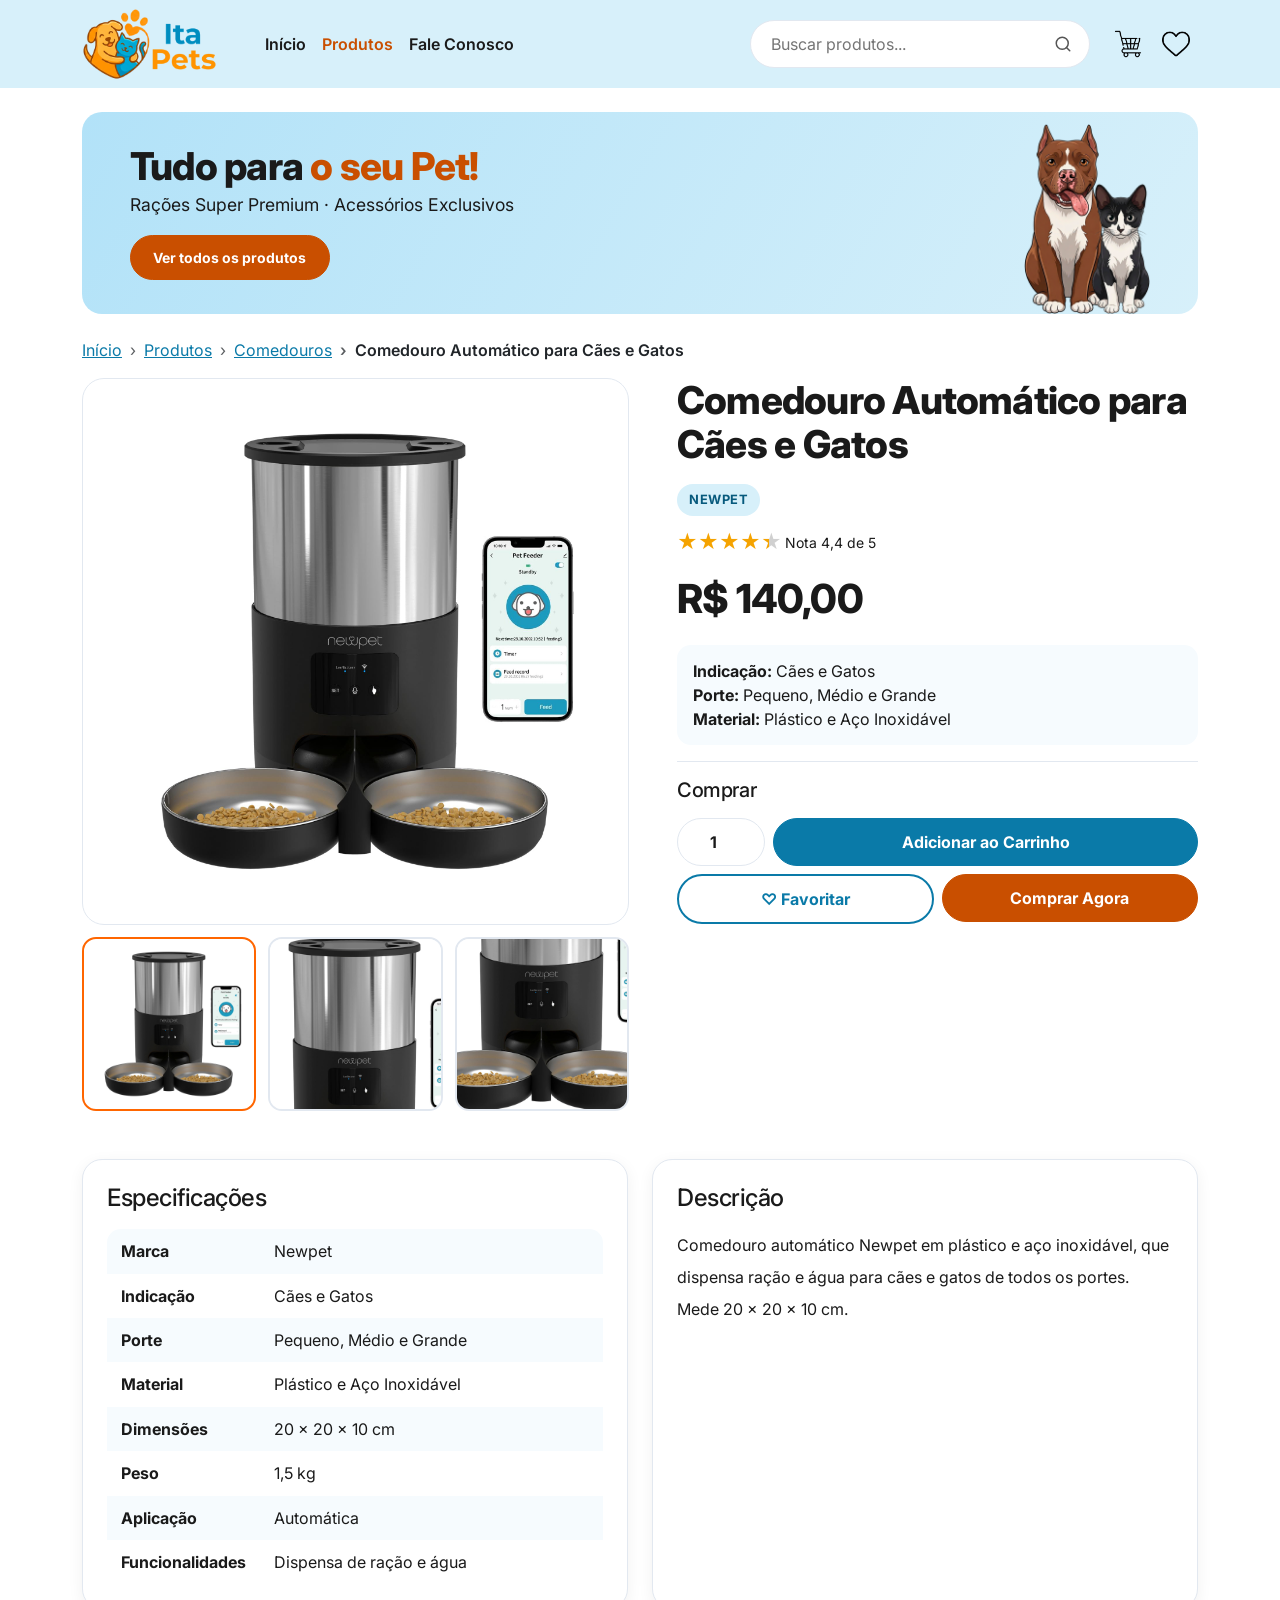
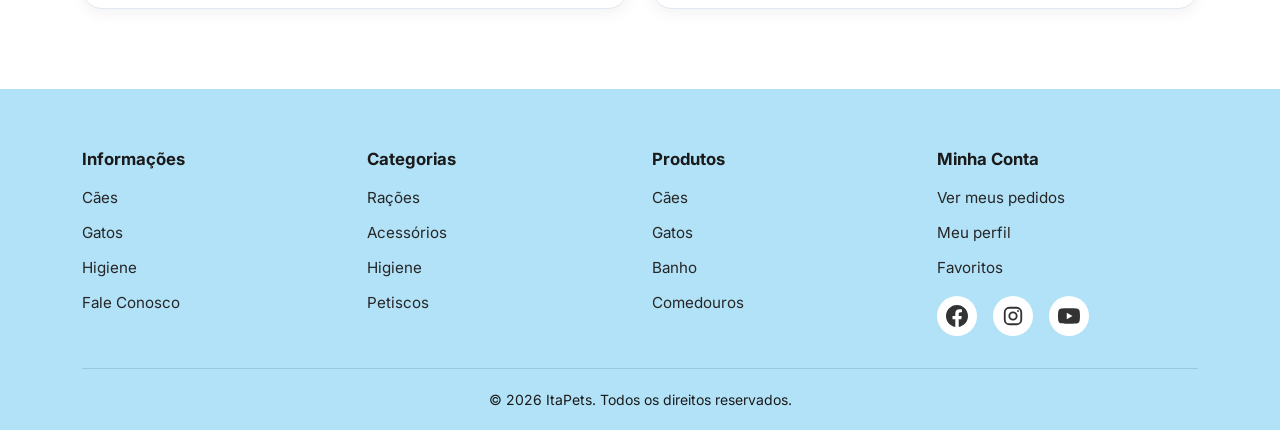
<file: produtos/comedouro-automatico-caes-gatos.html>
<!doctype html>
<html lang="pt-BR">
  <head>
    <meta charset="utf-8" />
    <meta name="viewport" content="width=device-width, initial-scale=1" />
    <title>Comedouro Automático para Cães e Gatos — ItaPets</title>
    <meta
      name="description"
      content="Comedouro automático Newpet em plástico e aço inoxidável, que dispensa ração e água para cães e gatos de todos os portes. Mede 20 x 20 x 10 cm."
    />
    <meta name="theme-color" content="#d7f0fa" />
    <link
      rel="icon"
      href="../imagens/icone-site.ico"
      sizes="16x16 32x32 48x48"
    />
    <link
      rel="icon"
      type="image/png"
      href="../imagens/icone-192.png"
      sizes="192x192"
    />
    <link rel="apple-touch-icon" href="../imagens/apple-touch-icon.png" />
    <link rel="preconnect" href="https://fonts.googleapis.com" />
    <link rel="preconnect" href="https://fonts.gstatic.com" crossorigin />
    <link
      rel="stylesheet"
      href="https://fonts.googleapis.com/css2?family=Inter:wght@400;600;700;800&amp;display=swap"
    />
    <link
      rel="stylesheet"
      href="https://cdn.jsdelivr.net/npm/bootstrap@5.3.3/dist/css/bootstrap.min.css"
      integrity="sha384-QWTKZyjpPEjISv5WaRU9OFeRpok6YctnYmDr5pNlyT2bRjXh0JMhjY6hW+ALEwIH"
      crossorigin="anonymous"
    />
    <link rel="stylesheet" href="../style.css" />
    <script
      src="https://cdn.jsdelivr.net/npm/bootstrap@5.3.3/dist/js/bootstrap.bundle.min.js"
      integrity="sha384-YvpcrYf0tY3lHB60NNkmXc5s9fDVZLESaAA55NDzOxhy9GkcIdslK1eN7N6jIeHz"
      crossorigin="anonymous"
      defer
    ></script>
  </head>
  <body>
    <a class="u-pular-conteudo" href="#conteudo">Pular para o conteúdo</a>

    <header class="cabecalho sticky-top">
      <nav class="navbar navbar-expand-lg py-2" aria-label="Menu principal">
        <div class="container-xl">
          <a class="navbar-brand cabecalho__marca py-0" href="../index.html"
            ><img
              src="../imagens/logo-itapets.png"
              alt="ItaPets — página inicial"
              width="400"
              height="214"
          /></a>
          <div class="d-flex align-items-center gap-1 order-lg-last">
            <a class="cabecalho__icone" href="#comprar"
              ><img
                src="../imagens/carrinho-compras.png"
                alt="Carrinho de compras"
                width="100"
                height="100"
            /></a>
            <a class="cabecalho__icone" href="#comprar"
              ><img
                src="../imagens/favoritos.png"
                alt="Favoritos"
                width="100"
                height="100"
            /></a>
            <button
              class="navbar-toggler ms-1"
              type="button"
              data-bs-toggle="collapse"
              data-bs-target="#menu-principal"
              aria-controls="menu-principal"
              aria-expanded="false"
              aria-label="Abrir menu"
            >
              <span class="navbar-toggler-icon"></span>
            </button>
          </div>
          <div class="collapse navbar-collapse" id="menu-principal">
            <ul class="navbar-nav ms-lg-4 me-lg-auto py-3 py-lg-0">
              <li class="nav-item">
                <a class="nav-link" href="../index.html">Início</a>
              </li>
              <li class="nav-item">
                <a class="nav-link active" href="../produtos.html">Produtos</a>
              </li>
              <li class="nav-item">
                <a class="nav-link" href="../contato.html">Fale Conosco</a>
              </li>
            </ul>
            <form
              class="busca mb-3 mb-lg-0 me-lg-3"
              role="search"
              action="../produtos.html"
            >
              <input
                class="busca__campo"
                type="search"
                name="busca"
                placeholder="Buscar produtos..."
                aria-label="Buscar produtos"
              />
              <button class="busca__botao" type="submit" aria-label="Buscar">
                <svg
                  width="18"
                  height="18"
                  viewBox="0 0 24 24"
                  fill="none"
                  stroke="currentColor"
                  stroke-width="2"
                  stroke-linecap="round"
                  aria-hidden="true"
                >
                  <circle cx="11" cy="11" r="8" />
                  <line x1="21" y1="21" x2="16.65" y2="16.65" />
                </svg>
              </button>
            </form>
          </div>
        </div>
      </nav>
    </header>

    <main id="conteudo" tabindex="-1" class="container-xl pt-3 pt-md-4">
      <div class="banner">
        <div class="banner__texto">
          <p class="banner__titulo">
            Tudo para <span class="banner__destaque">o seu Pet!</span>
          </p>
          <p class="banner__subtitulo">
            Rações Super Premium · Acessórios Exclusivos
          </p>
          <a
            class="btn btn--laranja btn-sm mt-3 d-none d-sm-inline-block"
            href="../produtos.html"
            >Ver todos os produtos</a
          >
        </div>
        <img
          class="banner__imagem"
          src="../imagens/banner-pets.png"
          alt=""
          width="520"
          height="785"
        />
      </div>

      <nav class="mt-4" aria-label="Você está em">
        <ol class="breadcrumb small">
          <li class="breadcrumb-item"><a href="../index.html">Início</a></li>
          <li class="breadcrumb-item">
            <a href="../produtos.html">Produtos</a>
          </li>
          <li class="breadcrumb-item">
            <a href="../produtos.html#comedouros">Comedouros</a>
          </li>
          <li
            class="breadcrumb-item active fw-semibold text-body"
            aria-current="page"
          >
            Comedouro Automático para Cães e Gatos
          </li>
        </ol>
      </nav>

      <div class="produto">
        <h1 class="produto__titulo">Comedouro Automático para Cães e Gatos</h1>

        <div class="produto__galeria galeria">
          <input
            type="radio"
            class="btn-check"
            name="vista"
            id="vista-1"
            checked
          />
          <input type="radio" class="btn-check" name="vista" id="vista-2" />
          <input type="radio" class="btn-check" name="vista" id="vista-3" />
          <div class="galeria__principal">
            <img
              src="comedouro-automatico-caes-gatos.jpg"
              alt="Comedouro automático Newpet para cães e gatos"
              width="600"
              height="600"
              fetchpriority="high"
            />
          </div>
          <div class="galeria__miniaturas">
            <label class="galeria__miniatura" for="vista-1"
              ><img
                src="comedouro-automatico-caes-gatos.jpg"
                alt=""
                width="150"
                height="150"
              /><span class="visually-hidden">Ver foto inteira</span></label
            >
            <label
              class="galeria__miniatura galeria__miniatura--topo"
              for="vista-2"
              ><img
                src="comedouro-automatico-caes-gatos.jpg"
                alt=""
                width="150"
                height="150"
              /><span class="visually-hidden">Ver detalhe de cima</span></label
            >
            <label
              class="galeria__miniatura galeria__miniatura--base"
              for="vista-3"
              ><img
                src="comedouro-automatico-caes-gatos.jpg"
                alt=""
                width="150"
                height="150"
              /><span class="visually-hidden">Ver detalhe de baixo</span></label
            >
          </div>
        </div>

        <div class="produto__info d-flex flex-column gap-3">
          <p class="produto__marca align-self-start mb-0">Newpet</p>
          <p class="d-flex align-items-center gap-2 mb-0 small">
            <span
              class="estrelas estrelas--grande"
              style="--nota: 4.4"
              aria-hidden="true"
            ></span
            >Nota 4,4 de 5
          </p>
          <p class="produto__preco mb-0">R$ 140,00</p>
          <ul class="produto__resumo u-lista-limpa">
            <li><strong>Indicação:</strong> Cães e Gatos</li>
            <li><strong>Porte:</strong> Pequeno, Médio e Grande</li>
            <li><strong>Material:</strong> Plástico e Aço Inoxidável</li>
          </ul>

          <form
            class="border-top pt-3"
            id="comprar"
            aria-labelledby="comprar-titulo"
          >
            <h2 class="h5 mb-3" id="comprar-titulo">Comprar</h2>
            <div class="d-flex gap-2 mb-2">
              <label class="visually-hidden" for="quantidade">Quantidade</label>
              <input
                class="form-control produto__quantidade"
                type="number"
                id="quantidade"
                name="quantidade"
                min="1"
                max="20"
                value="1"
              />
              <input type="checkbox" class="btn-check" id="add-carrinho" />
              <label class="btn btn--azul flex-grow-1" for="add-carrinho"
                ><span class="u-texto-inativo">Adicionar ao Carrinho</span
                ><span class="u-texto-ativo">Adicionado ✓</span></label
              >
            </div>
            <div class="row g-2">
              <div class="col-sm-6">
                <input type="checkbox" class="btn-check" id="favoritar" />
                <label class="btn btn--contorno w-100" for="favoritar"
                  ><span class="u-texto-inativo">♡ Favoritar</span
                  ><span class="u-texto-ativo">♥ Favoritado</span></label
                >
              </div>
              <div class="col-sm-6">
                <button class="btn btn--laranja w-100" type="button">
                  Comprar Agora
                </button>
              </div>
            </div>
          </form>
        </div>
      </div>

      <div class="row g-4 mt-2 mt-lg-4">
        <section class="col-lg-6">
          <div class="u-cartao h-100 p-4">
            <h2 class="h4 mb-3">Especificações</h2>
            <dl class="ficha">
              <dt class="ficha__termo">Marca</dt>
              <dd class="ficha__valor">Newpet</dd>
              <dt class="ficha__termo">Indicação</dt>
              <dd class="ficha__valor">Cães e Gatos</dd>
              <dt class="ficha__termo">Porte</dt>
              <dd class="ficha__valor">Pequeno, Médio e Grande</dd>
              <dt class="ficha__termo">Material</dt>
              <dd class="ficha__valor">Plástico e Aço Inoxidável</dd>
              <dt class="ficha__termo">Dimensões</dt>
              <dd class="ficha__valor">20 x 20 x 10 cm</dd>
              <dt class="ficha__termo">Peso</dt>
              <dd class="ficha__valor">1,5 kg</dd>
              <dt class="ficha__termo">Aplicação</dt>
              <dd class="ficha__valor">Automática</dd>
              <dt class="ficha__termo">Funcionalidades</dt>
              <dd class="ficha__valor">Dispensa de ração e água</dd>
            </dl>
          </div>
        </section>
        <section class="col-lg-6">
          <div class="u-cartao h-100 p-4">
            <h2 class="h4 mb-3">Descrição</h2>
            <p class="mb-0 lh-lg">
              Comedouro automático Newpet em plástico e aço inoxidável, que
              dispensa ração e água para cães e gatos de todos os portes. Mede
              20 x 20 x 10 cm.
            </p>
          </div>
        </section>
      </div>
    </main>

    <footer class="rodape">
      <div class="container-xl">
        <div class="row g-4">
          <div class="col-6 col-md-3">
            <h2 class="rodape__titulo">Informações</h2>
            <ul class="u-lista-limpa">
              <li class="rodape__item">
                <a class="rodape__link" href="../produtos.html#caes">Cães</a>
              </li>
              <li class="rodape__item">
                <a class="rodape__link" href="../produtos.html#gatos">Gatos</a>
              </li>
              <li class="rodape__item">
                <a class="rodape__link" href="../produtos.html#higiene"
                  >Higiene</a
                >
              </li>
              <li class="rodape__item">
                <a class="rodape__link" href="../contato.html">Fale Conosco</a>
              </li>
            </ul>
          </div>
          <div class="col-6 col-md-3">
            <h2 class="rodape__titulo">Categorias</h2>
            <ul class="u-lista-limpa">
              <li class="rodape__item">
                <a class="rodape__link" href="../produtos.html#racoes"
                  >Rações</a
                >
              </li>
              <li class="rodape__item">
                <a class="rodape__link" href="../produtos.html#coleiras"
                  >Acessórios</a
                >
              </li>
              <li class="rodape__item">
                <a class="rodape__link" href="../produtos.html#higiene"
                  >Higiene</a
                >
              </li>
              <li class="rodape__item">
                <a class="rodape__link" href="../produtos.html#petiscos"
                  >Petiscos</a
                >
              </li>
            </ul>
          </div>
          <div class="col-6 col-md-3">
            <h2 class="rodape__titulo">Produtos</h2>
            <ul class="u-lista-limpa">
              <li class="rodape__item">
                <a class="rodape__link" href="../produtos.html#caes">Cães</a>
              </li>
              <li class="rodape__item">
                <a class="rodape__link" href="../produtos.html#gatos">Gatos</a>
              </li>
              <li class="rodape__item">
                <a class="rodape__link" href="../produtos.html#limpeza"
                  >Banho</a
                >
              </li>
              <li class="rodape__item">
                <a class="rodape__link" href="../produtos.html#comedouros"
                  >Comedouros</a
                >
              </li>
            </ul>
          </div>
          <div class="col-6 col-md-3">
            <h2 class="rodape__titulo">Minha Conta</h2>
            <ul class="u-lista-limpa">
              <li class="rodape__item">
                <a class="rodape__link" href="../contato.html"
                  >Ver meus pedidos</a
                >
              </li>
              <li class="rodape__item">
                <a class="rodape__link" href="../contato.html">Meu perfil</a>
              </li>
              <li class="rodape__item">
                <a class="rodape__link" href="../produtos.html">Favoritos</a>
              </li>
            </ul>
            <div class="d-flex gap-3 mt-3">
              <a
                class="rodape__social"
                href="https://www.facebook.com/"
                aria-label="Facebook"
                ><svg
                  width="22"
                  height="22"
                  viewBox="0 0 24 24"
                  fill="currentColor"
                  aria-hidden="true"
                >
                  <path
                    d="M24 12.073c0-6.627-5.373-12-12-12s-12 5.373-12 12c0 5.99 4.388 10.954 10.125 11.854v-8.385H7.078v-3.47h3.047V9.43c0-3.007 1.792-4.669 4.533-4.669 1.312 0 2.686.235 2.686.235v2.953H15.83c-1.491 0-1.956.925-1.956 1.874v2.25h3.328l-.532 3.47h-2.796v8.385C19.612 23.027 24 18.062 24 12.073z"
                  /></svg
              ></a>
              <a
                class="rodape__social"
                href="https://www.instagram.com/"
                aria-label="Instagram"
                ><svg
                  width="22"
                  height="22"
                  viewBox="0 0 24 24"
                  fill="none"
                  stroke="currentColor"
                  stroke-width="2"
                  aria-hidden="true"
                >
                  <rect x="3" y="3" width="18" height="18" rx="5" />
                  <circle cx="12" cy="12" r="4" />
                  <circle
                    cx="17.5"
                    cy="6.5"
                    r="1"
                    fill="currentColor"
                    stroke="none"
                  /></svg
              ></a>
              <a
                class="rodape__social"
                href="https://www.youtube.com/"
                aria-label="YouTube"
                ><svg
                  width="22"
                  height="22"
                  viewBox="0 0 24 24"
                  fill="currentColor"
                  aria-hidden="true"
                >
                  <path
                    d="M23.498 6.186a3.016 3.016 0 0 0-2.122-2.136C19.505 3.545 12 3.545 12 3.545s-7.505 0-9.377.505A3.017 3.017 0 0 0 .502 6.186C0 8.07 0 12 0 12s0 3.93.502 5.814a3.016 3.016 0 0 0 2.122 2.136c1.871.505 9.376.505 9.376.505s7.505 0 9.377-.505a3.015 3.015 0 0 0 2.122-2.136C24 15.93 24 12 24 12s0-3.930-.502-5.814zM9.545 15.568V8.432L15.818 12l-6.273 3.568z"
                  /></svg
              ></a>
            </div>
          </div>
        </div>
        <p class="rodape__base mb-0">
          &copy; 2026 ItaPets. Todos os direitos reservados.
        </p>
      </div>
    </footer>
  </body>
</html>
</file>
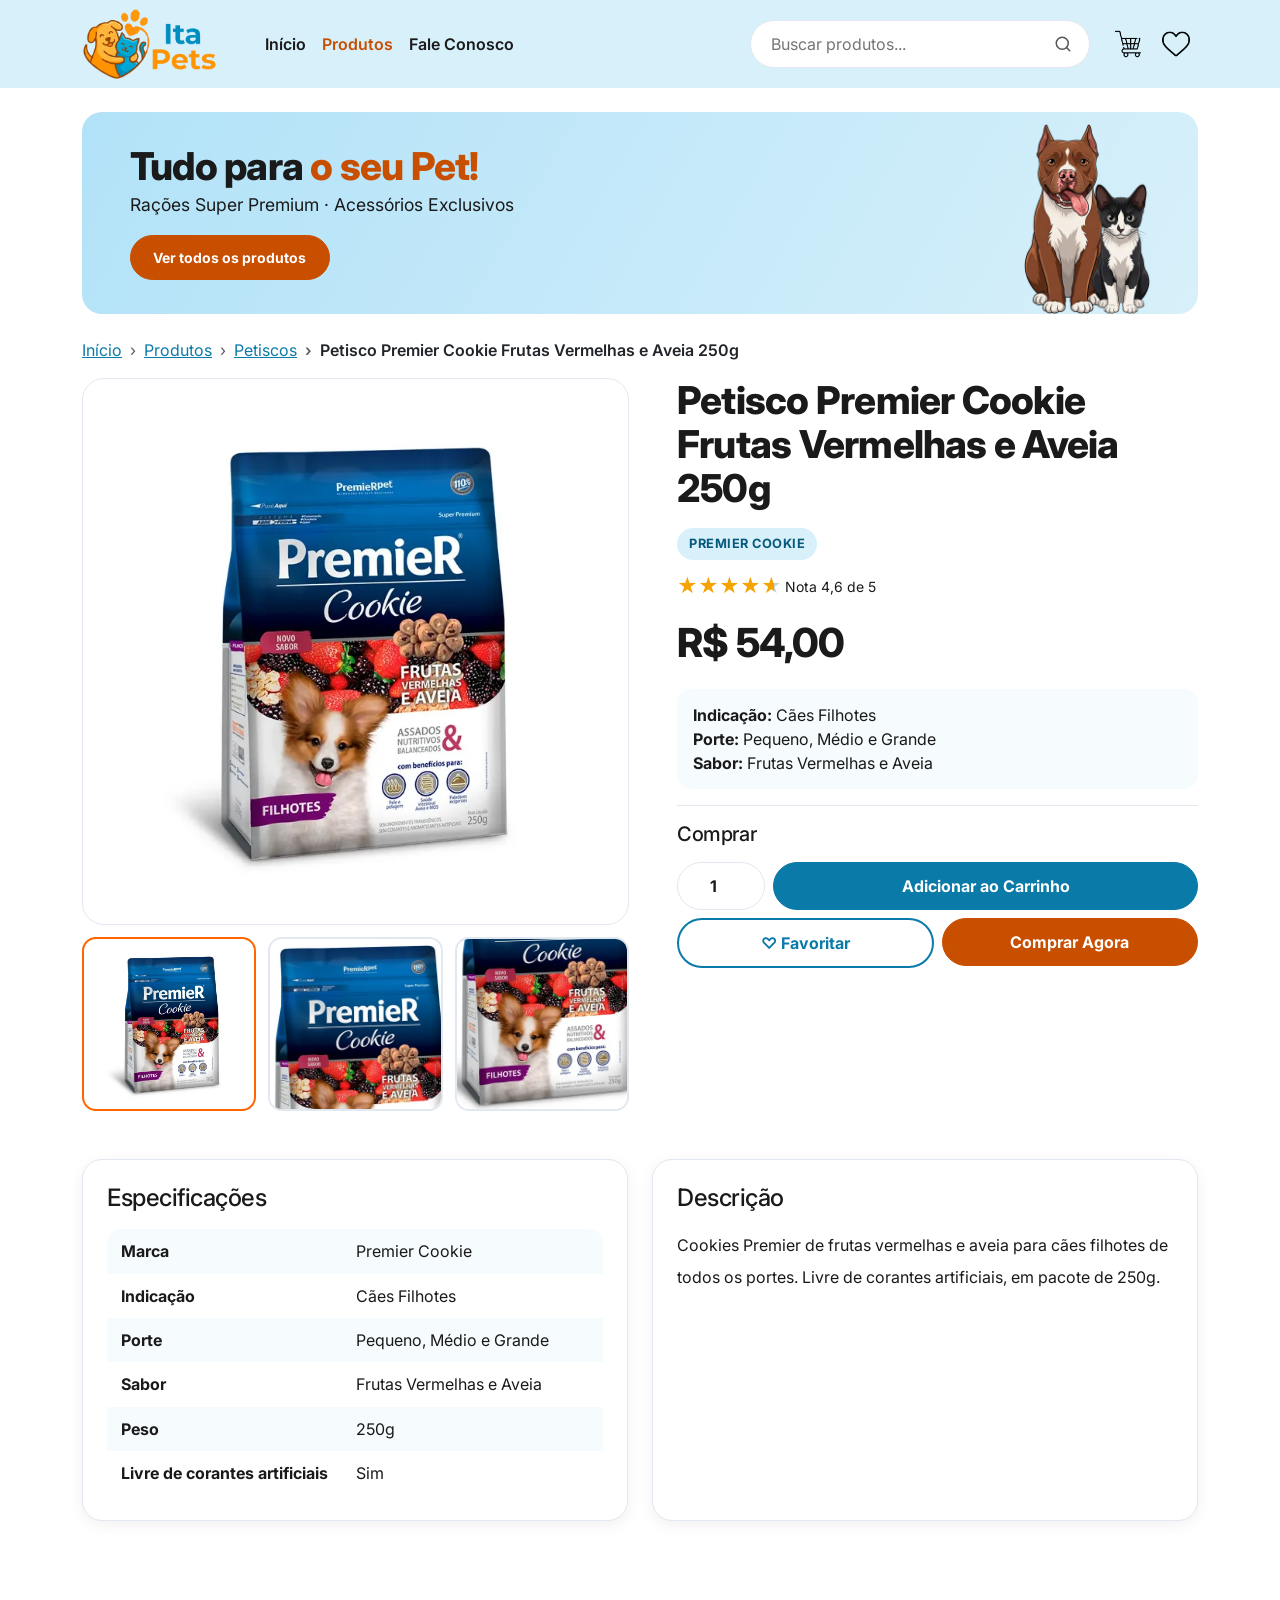
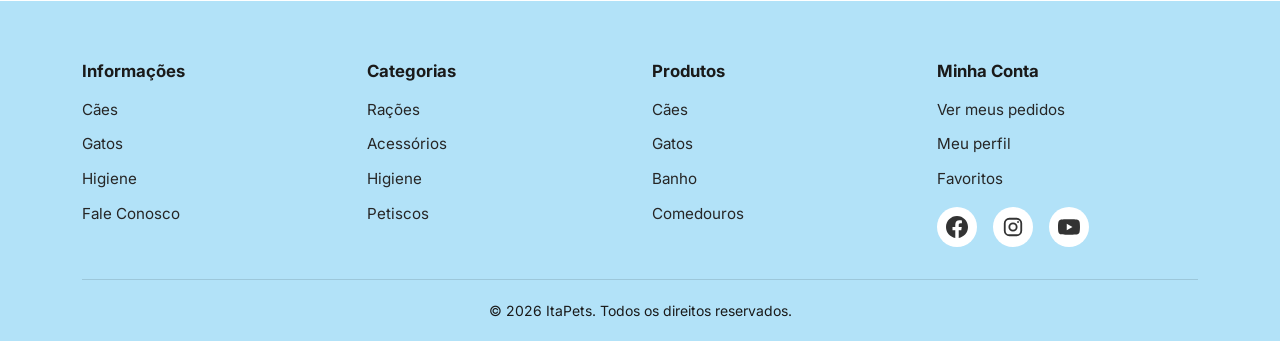
<file: produtos/petisco-premier-cookie-frutas-vermelhas-aveia-250g.html>
<!doctype html>
<html lang="pt-BR">
  <head>
    <meta charset="utf-8" />
    <meta name="viewport" content="width=device-width, initial-scale=1" />
    <title>
      Petisco Premier Cookie Frutas Vermelhas e Aveia 250g — ItaPets
    </title>
    <meta
      name="description"
      content="Cookies Premier de frutas vermelhas e aveia para cães filhotes de todos os portes. Livre de corantes artificiais, em pacote de 250g."
    />
    <meta name="theme-color" content="#d7f0fa" />
    <link
      rel="icon"
      href="../imagens/icone-site.ico"
      sizes="16x16 32x32 48x48"
    />
    <link
      rel="icon"
      type="image/png"
      href="../imagens/icone-192.png"
      sizes="192x192"
    />
    <link rel="apple-touch-icon" href="../imagens/apple-touch-icon.png" />
    <link rel="preconnect" href="https://fonts.googleapis.com" />
    <link rel="preconnect" href="https://fonts.gstatic.com" crossorigin />
    <link
      rel="stylesheet"
      href="https://fonts.googleapis.com/css2?family=Inter:wght@400;600;700;800&amp;display=swap"
    />
    <link
      rel="stylesheet"
      href="https://cdn.jsdelivr.net/npm/bootstrap@5.3.3/dist/css/bootstrap.min.css"
      integrity="sha384-QWTKZyjpPEjISv5WaRU9OFeRpok6YctnYmDr5pNlyT2bRjXh0JMhjY6hW+ALEwIH"
      crossorigin="anonymous"
    />
    <link rel="stylesheet" href="../style.css" />
    <script
      src="https://cdn.jsdelivr.net/npm/bootstrap@5.3.3/dist/js/bootstrap.bundle.min.js"
      integrity="sha384-YvpcrYf0tY3lHB60NNkmXc5s9fDVZLESaAA55NDzOxhy9GkcIdslK1eN7N6jIeHz"
      crossorigin="anonymous"
      defer
    ></script>
  </head>
  <body>
    <a class="u-pular-conteudo" href="#conteudo">Pular para o conteúdo</a>

    <header class="cabecalho sticky-top">
      <nav class="navbar navbar-expand-lg py-2" aria-label="Menu principal">
        <div class="container-xl">
          <a class="navbar-brand cabecalho__marca py-0" href="../index.html"
            ><img
              src="../imagens/logo-itapets.png"
              alt="ItaPets — página inicial"
              width="400"
              height="214"
          /></a>
          <div class="d-flex align-items-center gap-1 order-lg-last">
            <a class="cabecalho__icone" href="#comprar"
              ><img
                src="../imagens/carrinho-compras.png"
                alt="Carrinho de compras"
                width="100"
                height="100"
            /></a>
            <a class="cabecalho__icone" href="#comprar"
              ><img
                src="../imagens/favoritos.png"
                alt="Favoritos"
                width="100"
                height="100"
            /></a>
            <button
              class="navbar-toggler ms-1"
              type="button"
              data-bs-toggle="collapse"
              data-bs-target="#menu-principal"
              aria-controls="menu-principal"
              aria-expanded="false"
              aria-label="Abrir menu"
            >
              <span class="navbar-toggler-icon"></span>
            </button>
          </div>
          <div class="collapse navbar-collapse" id="menu-principal">
            <ul class="navbar-nav ms-lg-4 me-lg-auto py-3 py-lg-0">
              <li class="nav-item">
                <a class="nav-link" href="../index.html">Início</a>
              </li>
              <li class="nav-item">
                <a class="nav-link active" href="../produtos.html">Produtos</a>
              </li>
              <li class="nav-item">
                <a class="nav-link" href="../contato.html">Fale Conosco</a>
              </li>
            </ul>
            <form
              class="busca mb-3 mb-lg-0 me-lg-3"
              role="search"
              action="../produtos.html"
            >
              <input
                class="busca__campo"
                type="search"
                name="busca"
                placeholder="Buscar produtos..."
                aria-label="Buscar produtos"
              />
              <button class="busca__botao" type="submit" aria-label="Buscar">
                <svg
                  width="18"
                  height="18"
                  viewBox="0 0 24 24"
                  fill="none"
                  stroke="currentColor"
                  stroke-width="2"
                  stroke-linecap="round"
                  aria-hidden="true"
                >
                  <circle cx="11" cy="11" r="8" />
                  <line x1="21" y1="21" x2="16.65" y2="16.65" />
                </svg>
              </button>
            </form>
          </div>
        </div>
      </nav>
    </header>

    <main id="conteudo" tabindex="-1" class="container-xl pt-3 pt-md-4">
      <div class="banner">
        <div class="banner__texto">
          <p class="banner__titulo">
            Tudo para <span class="banner__destaque">o seu Pet!</span>
          </p>
          <p class="banner__subtitulo">
            Rações Super Premium · Acessórios Exclusivos
          </p>
          <a
            class="btn btn--laranja btn-sm mt-3 d-none d-sm-inline-block"
            href="../produtos.html"
            >Ver todos os produtos</a
          >
        </div>
        <img
          class="banner__imagem"
          src="../imagens/banner-pets.png"
          alt=""
          width="520"
          height="785"
        />
      </div>

      <nav class="mt-4" aria-label="Você está em">
        <ol class="breadcrumb small">
          <li class="breadcrumb-item"><a href="../index.html">Início</a></li>
          <li class="breadcrumb-item">
            <a href="../produtos.html">Produtos</a>
          </li>
          <li class="breadcrumb-item">
            <a href="../produtos.html#petiscos">Petiscos</a>
          </li>
          <li
            class="breadcrumb-item active fw-semibold text-body"
            aria-current="page"
          >
            Petisco Premier Cookie Frutas Vermelhas e Aveia 250g
          </li>
        </ol>
      </nav>

      <div class="produto">
        <h1 class="produto__titulo">
          Petisco Premier Cookie Frutas Vermelhas e Aveia 250g
        </h1>

        <div class="produto__galeria galeria">
          <input
            type="radio"
            class="btn-check"
            name="vista"
            id="vista-1"
            checked
          />
          <input type="radio" class="btn-check" name="vista" id="vista-2" />
          <input type="radio" class="btn-check" name="vista" id="vista-3" />
          <div class="galeria__principal">
            <img
              src="petisco-premier-cookie-frutas-vermelhas-aveia-250g.webp"
              alt="Pacote de petisco Premier Cookie de frutas vermelhas e aveia"
              width="600"
              height="600"
              fetchpriority="high"
            />
          </div>
          <div class="galeria__miniaturas">
            <label class="galeria__miniatura" for="vista-1"
              ><img
                src="petisco-premier-cookie-frutas-vermelhas-aveia-250g.webp"
                alt=""
                width="150"
                height="150"
              /><span class="visually-hidden">Ver foto inteira</span></label
            >
            <label
              class="galeria__miniatura galeria__miniatura--topo"
              for="vista-2"
              ><img
                src="petisco-premier-cookie-frutas-vermelhas-aveia-250g.webp"
                alt=""
                width="150"
                height="150"
              /><span class="visually-hidden">Ver detalhe de cima</span></label
            >
            <label
              class="galeria__miniatura galeria__miniatura--base"
              for="vista-3"
              ><img
                src="petisco-premier-cookie-frutas-vermelhas-aveia-250g.webp"
                alt=""
                width="150"
                height="150"
              /><span class="visually-hidden">Ver detalhe de baixo</span></label
            >
          </div>
        </div>

        <div class="produto__info d-flex flex-column gap-3">
          <p class="produto__marca align-self-start mb-0">Premier Cookie</p>
          <p class="d-flex align-items-center gap-2 mb-0 small">
            <span
              class="estrelas estrelas--grande"
              style="--nota: 4.6"
              aria-hidden="true"
            ></span
            >Nota 4,6 de 5
          </p>
          <p class="produto__preco mb-0">R$ 54,00</p>
          <ul class="produto__resumo u-lista-limpa">
            <li><strong>Indicação:</strong> Cães Filhotes</li>
            <li><strong>Porte:</strong> Pequeno, Médio e Grande</li>
            <li><strong>Sabor:</strong> Frutas Vermelhas e Aveia</li>
          </ul>

          <form
            class="border-top pt-3"
            id="comprar"
            aria-labelledby="comprar-titulo"
          >
            <h2 class="h5 mb-3" id="comprar-titulo">Comprar</h2>
            <div class="d-flex gap-2 mb-2">
              <label class="visually-hidden" for="quantidade">Quantidade</label>
              <input
                class="form-control produto__quantidade"
                type="number"
                id="quantidade"
                name="quantidade"
                min="1"
                max="20"
                value="1"
              />
              <input type="checkbox" class="btn-check" id="add-carrinho" />
              <label class="btn btn--azul flex-grow-1" for="add-carrinho"
                ><span class="u-texto-inativo">Adicionar ao Carrinho</span
                ><span class="u-texto-ativo">Adicionado ✓</span></label
              >
            </div>
            <div class="row g-2">
              <div class="col-sm-6">
                <input type="checkbox" class="btn-check" id="favoritar" />
                <label class="btn btn--contorno w-100" for="favoritar"
                  ><span class="u-texto-inativo">♡ Favoritar</span
                  ><span class="u-texto-ativo">♥ Favoritado</span></label
                >
              </div>
              <div class="col-sm-6">
                <button class="btn btn--laranja w-100" type="button">
                  Comprar Agora
                </button>
              </div>
            </div>
          </form>
        </div>
      </div>

      <div class="row g-4 mt-2 mt-lg-4">
        <section class="col-lg-6">
          <div class="u-cartao h-100 p-4">
            <h2 class="h4 mb-3">Especificações</h2>
            <dl class="ficha">
              <dt class="ficha__termo">Marca</dt>
              <dd class="ficha__valor">Premier Cookie</dd>
              <dt class="ficha__termo">Indicação</dt>
              <dd class="ficha__valor">Cães Filhotes</dd>
              <dt class="ficha__termo">Porte</dt>
              <dd class="ficha__valor">Pequeno, Médio e Grande</dd>
              <dt class="ficha__termo">Sabor</dt>
              <dd class="ficha__valor">Frutas Vermelhas e Aveia</dd>
              <dt class="ficha__termo">Peso</dt>
              <dd class="ficha__valor">250g</dd>
              <dt class="ficha__termo">Livre de corantes artificiais</dt>
              <dd class="ficha__valor">Sim</dd>
            </dl>
          </div>
        </section>
        <section class="col-lg-6">
          <div class="u-cartao h-100 p-4">
            <h2 class="h4 mb-3">Descrição</h2>
            <p class="mb-0 lh-lg">
              Cookies Premier de frutas vermelhas e aveia para cães filhotes de
              todos os portes. Livre de corantes artificiais, em pacote de 250g.
            </p>
          </div>
        </section>
      </div>
    </main>

    <footer class="rodape">
      <div class="container-xl">
        <div class="row g-4">
          <div class="col-6 col-md-3">
            <h2 class="rodape__titulo">Informações</h2>
            <ul class="u-lista-limpa">
              <li class="rodape__item">
                <a class="rodape__link" href="../produtos.html#caes">Cães</a>
              </li>
              <li class="rodape__item">
                <a class="rodape__link" href="../produtos.html#gatos">Gatos</a>
              </li>
              <li class="rodape__item">
                <a class="rodape__link" href="../produtos.html#higiene"
                  >Higiene</a
                >
              </li>
              <li class="rodape__item">
                <a class="rodape__link" href="../contato.html">Fale Conosco</a>
              </li>
            </ul>
          </div>
          <div class="col-6 col-md-3">
            <h2 class="rodape__titulo">Categorias</h2>
            <ul class="u-lista-limpa">
              <li class="rodape__item">
                <a class="rodape__link" href="../produtos.html#racoes"
                  >Rações</a
                >
              </li>
              <li class="rodape__item">
                <a class="rodape__link" href="../produtos.html#coleiras"
                  >Acessórios</a
                >
              </li>
              <li class="rodape__item">
                <a class="rodape__link" href="../produtos.html#higiene"
                  >Higiene</a
                >
              </li>
              <li class="rodape__item">
                <a class="rodape__link" href="../produtos.html#petiscos"
                  >Petiscos</a
                >
              </li>
            </ul>
          </div>
          <div class="col-6 col-md-3">
            <h2 class="rodape__titulo">Produtos</h2>
            <ul class="u-lista-limpa">
              <li class="rodape__item">
                <a class="rodape__link" href="../produtos.html#caes">Cães</a>
              </li>
              <li class="rodape__item">
                <a class="rodape__link" href="../produtos.html#gatos">Gatos</a>
              </li>
              <li class="rodape__item">
                <a class="rodape__link" href="../produtos.html#limpeza"
                  >Banho</a
                >
              </li>
              <li class="rodape__item">
                <a class="rodape__link" href="../produtos.html#comedouros"
                  >Comedouros</a
                >
              </li>
            </ul>
          </div>
          <div class="col-6 col-md-3">
            <h2 class="rodape__titulo">Minha Conta</h2>
            <ul class="u-lista-limpa">
              <li class="rodape__item">
                <a class="rodape__link" href="../contato.html"
                  >Ver meus pedidos</a
                >
              </li>
              <li class="rodape__item">
                <a class="rodape__link" href="../contato.html">Meu perfil</a>
              </li>
              <li class="rodape__item">
                <a class="rodape__link" href="../produtos.html">Favoritos</a>
              </li>
            </ul>
            <div class="d-flex gap-3 mt-3">
              <a
                class="rodape__social"
                href="https://www.facebook.com/"
                aria-label="Facebook"
                ><svg
                  width="22"
                  height="22"
                  viewBox="0 0 24 24"
                  fill="currentColor"
                  aria-hidden="true"
                >
                  <path
                    d="M24 12.073c0-6.627-5.373-12-12-12s-12 5.373-12 12c0 5.99 4.388 10.954 10.125 11.854v-8.385H7.078v-3.47h3.047V9.43c0-3.007 1.792-4.669 4.533-4.669 1.312 0 2.686.235 2.686.235v2.953H15.83c-1.491 0-1.956.925-1.956 1.874v2.25h3.328l-.532 3.47h-2.796v8.385C19.612 23.027 24 18.062 24 12.073z"
                  /></svg
              ></a>
              <a
                class="rodape__social"
                href="https://www.instagram.com/"
                aria-label="Instagram"
                ><svg
                  width="22"
                  height="22"
                  viewBox="0 0 24 24"
                  fill="none"
                  stroke="currentColor"
                  stroke-width="2"
                  aria-hidden="true"
                >
                  <rect x="3" y="3" width="18" height="18" rx="5" />
                  <circle cx="12" cy="12" r="4" />
                  <circle
                    cx="17.5"
                    cy="6.5"
                    r="1"
                    fill="currentColor"
                    stroke="none"
                  /></svg
              ></a>
              <a
                class="rodape__social"
                href="https://www.youtube.com/"
                aria-label="YouTube"
                ><svg
                  width="22"
                  height="22"
                  viewBox="0 0 24 24"
                  fill="currentColor"
                  aria-hidden="true"
                >
                  <path
                    d="M23.498 6.186a3.016 3.016 0 0 0-2.122-2.136C19.505 3.545 12 3.545 12 3.545s-7.505 0-9.377.505A3.017 3.017 0 0 0 .502 6.186C0 8.07 0 12 0 12s0 3.93.502 5.814a3.016 3.016 0 0 0 2.122 2.136c1.871.505 9.376.505 9.376.505s7.505 0 9.377-.505a3.015 3.015 0 0 0 2.122-2.136C24 15.93 24 12 24 12s0-3.930-.502-5.814zM9.545 15.568V8.432L15.818 12l-6.273 3.568z"
                  /></svg
              ></a>
            </div>
          </div>
        </div>
        <p class="rodape__base mb-0">
          &copy; 2026 ItaPets. Todos os direitos reservados.
        </p>
      </div>
    </footer>
  </body>
</html>
</file>
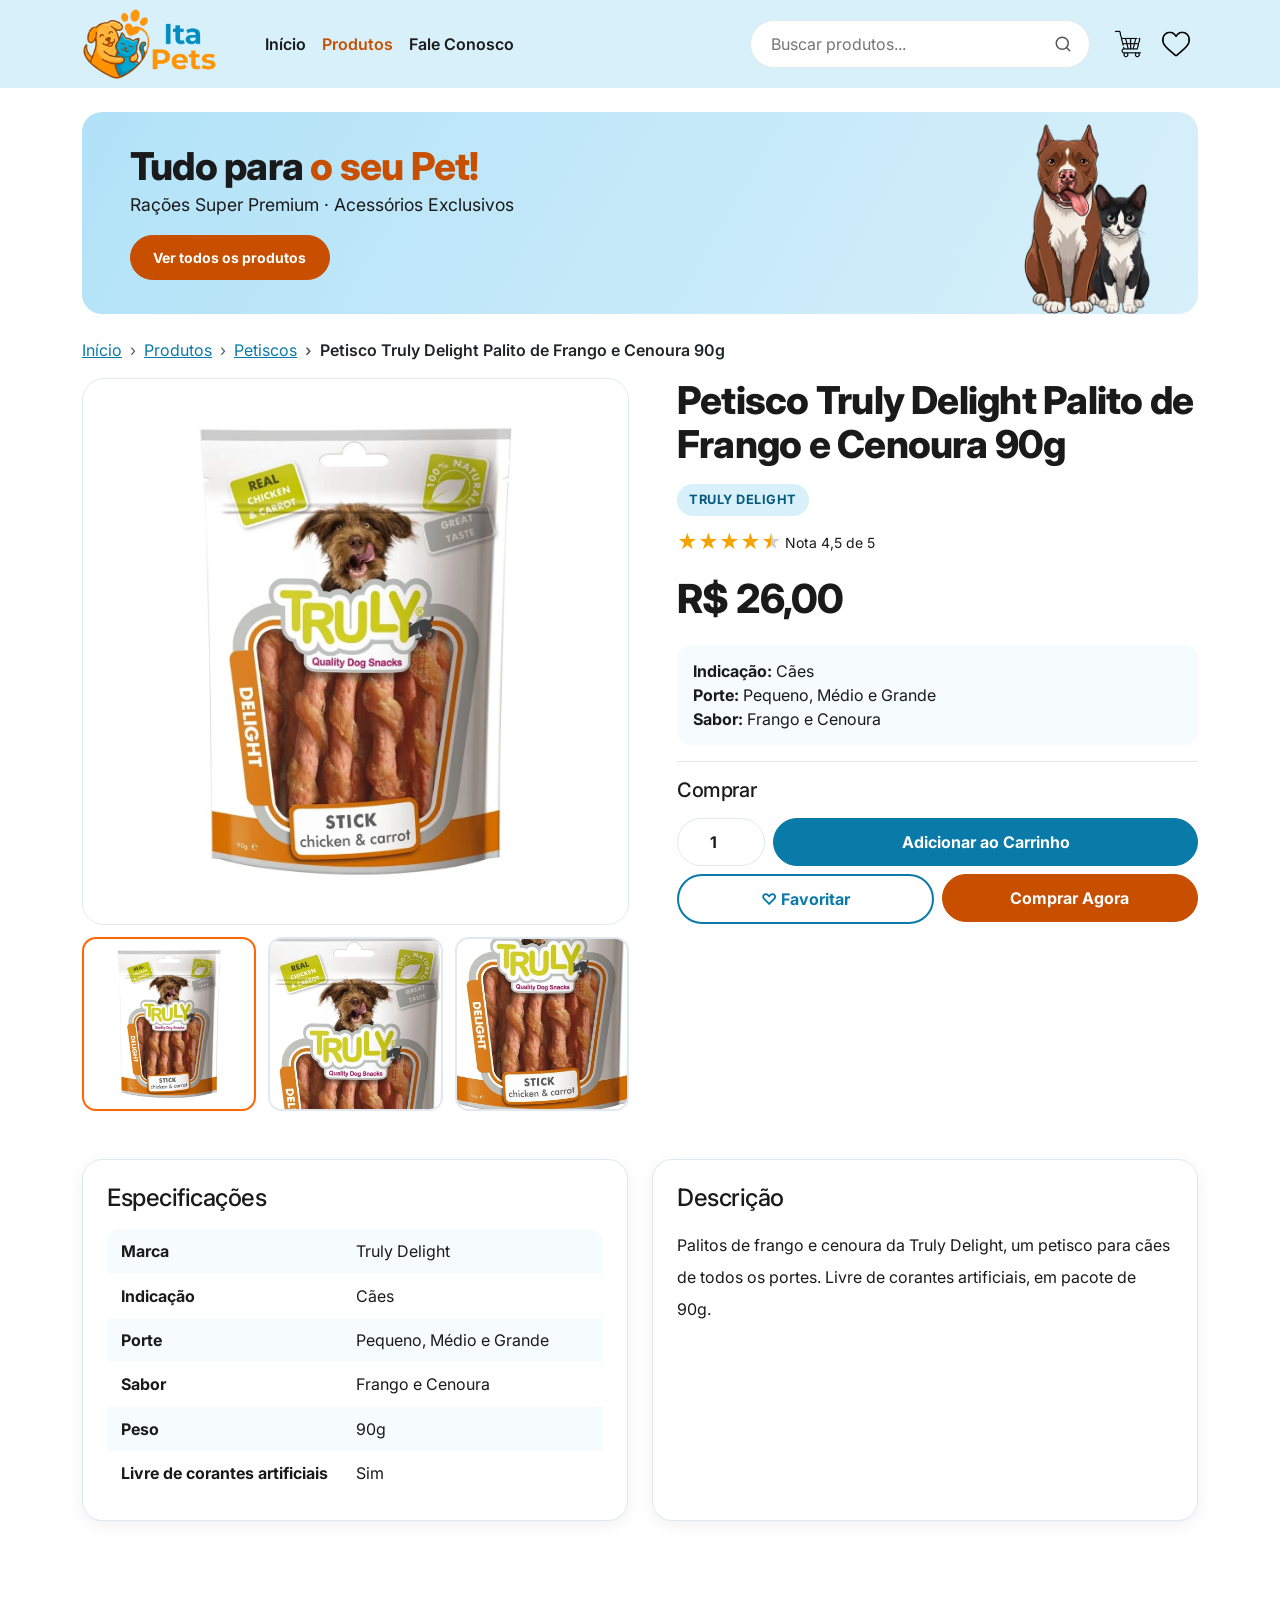
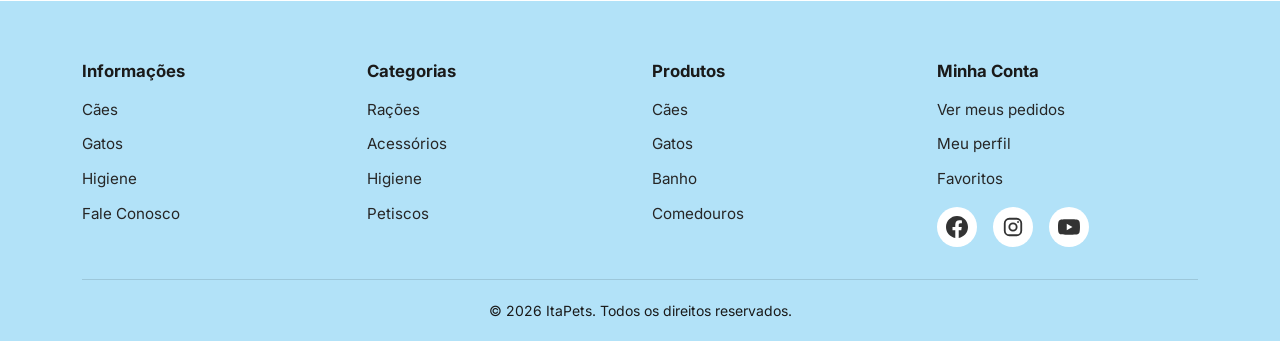
<file: produtos/petisco-truly-delight-palito-frango-cenoura-90g.html>
<!doctype html>
<html lang="pt-BR">
  <head>
    <meta charset="utf-8" />
    <meta name="viewport" content="width=device-width, initial-scale=1" />
    <title>
      Petisco Truly Delight Palito de Frango e Cenoura 90g — ItaPets
    </title>
    <meta
      name="description"
      content="Palitos de frango e cenoura da Truly Delight, um petisco para cães de todos os portes. Livre de corantes artificiais, em pacote de 90g."
    />
    <meta name="theme-color" content="#d7f0fa" />
    <link
      rel="icon"
      href="../imagens/icone-site.ico"
      sizes="16x16 32x32 48x48"
    />
    <link
      rel="icon"
      type="image/png"
      href="../imagens/icone-192.png"
      sizes="192x192"
    />
    <link rel="apple-touch-icon" href="../imagens/apple-touch-icon.png" />
    <link rel="preconnect" href="https://fonts.googleapis.com" />
    <link rel="preconnect" href="https://fonts.gstatic.com" crossorigin />
    <link
      rel="stylesheet"
      href="https://fonts.googleapis.com/css2?family=Inter:wght@400;600;700;800&amp;display=swap"
    />
    <link
      rel="stylesheet"
      href="https://cdn.jsdelivr.net/npm/bootstrap@5.3.3/dist/css/bootstrap.min.css"
      integrity="sha384-QWTKZyjpPEjISv5WaRU9OFeRpok6YctnYmDr5pNlyT2bRjXh0JMhjY6hW+ALEwIH"
      crossorigin="anonymous"
    />
    <link rel="stylesheet" href="../style.css" />
    <script
      src="https://cdn.jsdelivr.net/npm/bootstrap@5.3.3/dist/js/bootstrap.bundle.min.js"
      integrity="sha384-YvpcrYf0tY3lHB60NNkmXc5s9fDVZLESaAA55NDzOxhy9GkcIdslK1eN7N6jIeHz"
      crossorigin="anonymous"
      defer
    ></script>
  </head>
  <body>
    <a class="u-pular-conteudo" href="#conteudo">Pular para o conteúdo</a>

    <header class="cabecalho sticky-top">
      <nav class="navbar navbar-expand-lg py-2" aria-label="Menu principal">
        <div class="container-xl">
          <a class="navbar-brand cabecalho__marca py-0" href="../index.html"
            ><img
              src="../imagens/logo-itapets.png"
              alt="ItaPets — página inicial"
              width="400"
              height="214"
          /></a>
          <div class="d-flex align-items-center gap-1 order-lg-last">
            <a class="cabecalho__icone" href="#comprar"
              ><img
                src="../imagens/carrinho-compras.png"
                alt="Carrinho de compras"
                width="100"
                height="100"
            /></a>
            <a class="cabecalho__icone" href="#comprar"
              ><img
                src="../imagens/favoritos.png"
                alt="Favoritos"
                width="100"
                height="100"
            /></a>
            <button
              class="navbar-toggler ms-1"
              type="button"
              data-bs-toggle="collapse"
              data-bs-target="#menu-principal"
              aria-controls="menu-principal"
              aria-expanded="false"
              aria-label="Abrir menu"
            >
              <span class="navbar-toggler-icon"></span>
            </button>
          </div>
          <div class="collapse navbar-collapse" id="menu-principal">
            <ul class="navbar-nav ms-lg-4 me-lg-auto py-3 py-lg-0">
              <li class="nav-item">
                <a class="nav-link" href="../index.html">Início</a>
              </li>
              <li class="nav-item">
                <a class="nav-link active" href="../produtos.html">Produtos</a>
              </li>
              <li class="nav-item">
                <a class="nav-link" href="../contato.html">Fale Conosco</a>
              </li>
            </ul>
            <form
              class="busca mb-3 mb-lg-0 me-lg-3"
              role="search"
              action="../produtos.html"
            >
              <input
                class="busca__campo"
                type="search"
                name="busca"
                placeholder="Buscar produtos..."
                aria-label="Buscar produtos"
              />
              <button class="busca__botao" type="submit" aria-label="Buscar">
                <svg
                  width="18"
                  height="18"
                  viewBox="0 0 24 24"
                  fill="none"
                  stroke="currentColor"
                  stroke-width="2"
                  stroke-linecap="round"
                  aria-hidden="true"
                >
                  <circle cx="11" cy="11" r="8" />
                  <line x1="21" y1="21" x2="16.65" y2="16.65" />
                </svg>
              </button>
            </form>
          </div>
        </div>
      </nav>
    </header>

    <main id="conteudo" tabindex="-1" class="container-xl pt-3 pt-md-4">
      <div class="banner">
        <div class="banner__texto">
          <p class="banner__titulo">
            Tudo para <span class="banner__destaque">o seu Pet!</span>
          </p>
          <p class="banner__subtitulo">
            Rações Super Premium · Acessórios Exclusivos
          </p>
          <a
            class="btn btn--laranja btn-sm mt-3 d-none d-sm-inline-block"
            href="../produtos.html"
            >Ver todos os produtos</a
          >
        </div>
        <img
          class="banner__imagem"
          src="../imagens/banner-pets.png"
          alt=""
          width="520"
          height="785"
        />
      </div>

      <nav class="mt-4" aria-label="Você está em">
        <ol class="breadcrumb small">
          <li class="breadcrumb-item"><a href="../index.html">Início</a></li>
          <li class="breadcrumb-item">
            <a href="../produtos.html">Produtos</a>
          </li>
          <li class="breadcrumb-item">
            <a href="../produtos.html#petiscos">Petiscos</a>
          </li>
          <li
            class="breadcrumb-item active fw-semibold text-body"
            aria-current="page"
          >
            Petisco Truly Delight Palito de Frango e Cenoura 90g
          </li>
        </ol>
      </nav>

      <div class="produto">
        <h1 class="produto__titulo">
          Petisco Truly Delight Palito de Frango e Cenoura 90g
        </h1>

        <div class="produto__galeria galeria">
          <input
            type="radio"
            class="btn-check"
            name="vista"
            id="vista-1"
            checked
          />
          <input type="radio" class="btn-check" name="vista" id="vista-2" />
          <input type="radio" class="btn-check" name="vista" id="vista-3" />
          <div class="galeria__principal">
            <img
              src="petisco-truly-delight-palito-frango-cenoura-90g.webp"
              alt="Pacote de petisco Truly Delight palito de frango e cenoura"
              width="600"
              height="600"
              fetchpriority="high"
            />
          </div>
          <div class="galeria__miniaturas">
            <label class="galeria__miniatura" for="vista-1"
              ><img
                src="petisco-truly-delight-palito-frango-cenoura-90g.webp"
                alt=""
                width="150"
                height="150"
              /><span class="visually-hidden">Ver foto inteira</span></label
            >
            <label
              class="galeria__miniatura galeria__miniatura--topo"
              for="vista-2"
              ><img
                src="petisco-truly-delight-palito-frango-cenoura-90g.webp"
                alt=""
                width="150"
                height="150"
              /><span class="visually-hidden">Ver detalhe de cima</span></label
            >
            <label
              class="galeria__miniatura galeria__miniatura--base"
              for="vista-3"
              ><img
                src="petisco-truly-delight-palito-frango-cenoura-90g.webp"
                alt=""
                width="150"
                height="150"
              /><span class="visually-hidden">Ver detalhe de baixo</span></label
            >
          </div>
        </div>

        <div class="produto__info d-flex flex-column gap-3">
          <p class="produto__marca align-self-start mb-0">Truly Delight</p>
          <p class="d-flex align-items-center gap-2 mb-0 small">
            <span
              class="estrelas estrelas--grande"
              style="--nota: 4.5"
              aria-hidden="true"
            ></span
            >Nota 4,5 de 5
          </p>
          <p class="produto__preco mb-0">R$ 26,00</p>
          <ul class="produto__resumo u-lista-limpa">
            <li><strong>Indicação:</strong> Cães</li>
            <li><strong>Porte:</strong> Pequeno, Médio e Grande</li>
            <li><strong>Sabor:</strong> Frango e Cenoura</li>
          </ul>

          <form
            class="border-top pt-3"
            id="comprar"
            aria-labelledby="comprar-titulo"
          >
            <h2 class="h5 mb-3" id="comprar-titulo">Comprar</h2>
            <div class="d-flex gap-2 mb-2">
              <label class="visually-hidden" for="quantidade">Quantidade</label>
              <input
                class="form-control produto__quantidade"
                type="number"
                id="quantidade"
                name="quantidade"
                min="1"
                max="20"
                value="1"
              />
              <input type="checkbox" class="btn-check" id="add-carrinho" />
              <label class="btn btn--azul flex-grow-1" for="add-carrinho"
                ><span class="u-texto-inativo">Adicionar ao Carrinho</span
                ><span class="u-texto-ativo">Adicionado ✓</span></label
              >
            </div>
            <div class="row g-2">
              <div class="col-sm-6">
                <input type="checkbox" class="btn-check" id="favoritar" />
                <label class="btn btn--contorno w-100" for="favoritar"
                  ><span class="u-texto-inativo">♡ Favoritar</span
                  ><span class="u-texto-ativo">♥ Favoritado</span></label
                >
              </div>
              <div class="col-sm-6">
                <button class="btn btn--laranja w-100" type="button">
                  Comprar Agora
                </button>
              </div>
            </div>
          </form>
        </div>
      </div>

      <div class="row g-4 mt-2 mt-lg-4">
        <section class="col-lg-6">
          <div class="u-cartao h-100 p-4">
            <h2 class="h4 mb-3">Especificações</h2>
            <dl class="ficha">
              <dt class="ficha__termo">Marca</dt>
              <dd class="ficha__valor">Truly Delight</dd>
              <dt class="ficha__termo">Indicação</dt>
              <dd class="ficha__valor">Cães</dd>
              <dt class="ficha__termo">Porte</dt>
              <dd class="ficha__valor">Pequeno, Médio e Grande</dd>
              <dt class="ficha__termo">Sabor</dt>
              <dd class="ficha__valor">Frango e Cenoura</dd>
              <dt class="ficha__termo">Peso</dt>
              <dd class="ficha__valor">90g</dd>
              <dt class="ficha__termo">Livre de corantes artificiais</dt>
              <dd class="ficha__valor">Sim</dd>
            </dl>
          </div>
        </section>
        <section class="col-lg-6">
          <div class="u-cartao h-100 p-4">
            <h2 class="h4 mb-3">Descrição</h2>
            <p class="mb-0 lh-lg">
              Palitos de frango e cenoura da Truly Delight, um petisco para cães
              de todos os portes. Livre de corantes artificiais, em pacote de
              90g.
            </p>
          </div>
        </section>
      </div>
    </main>

    <footer class="rodape">
      <div class="container-xl">
        <div class="row g-4">
          <div class="col-6 col-md-3">
            <h2 class="rodape__titulo">Informações</h2>
            <ul class="u-lista-limpa">
              <li class="rodape__item">
                <a class="rodape__link" href="../produtos.html#caes">Cães</a>
              </li>
              <li class="rodape__item">
                <a class="rodape__link" href="../produtos.html#gatos">Gatos</a>
              </li>
              <li class="rodape__item">
                <a class="rodape__link" href="../produtos.html#higiene"
                  >Higiene</a
                >
              </li>
              <li class="rodape__item">
                <a class="rodape__link" href="../contato.html">Fale Conosco</a>
              </li>
            </ul>
          </div>
          <div class="col-6 col-md-3">
            <h2 class="rodape__titulo">Categorias</h2>
            <ul class="u-lista-limpa">
              <li class="rodape__item">
                <a class="rodape__link" href="../produtos.html#racoes"
                  >Rações</a
                >
              </li>
              <li class="rodape__item">
                <a class="rodape__link" href="../produtos.html#coleiras"
                  >Acessórios</a
                >
              </li>
              <li class="rodape__item">
                <a class="rodape__link" href="../produtos.html#higiene"
                  >Higiene</a
                >
              </li>
              <li class="rodape__item">
                <a class="rodape__link" href="../produtos.html#petiscos"
                  >Petiscos</a
                >
              </li>
            </ul>
          </div>
          <div class="col-6 col-md-3">
            <h2 class="rodape__titulo">Produtos</h2>
            <ul class="u-lista-limpa">
              <li class="rodape__item">
                <a class="rodape__link" href="../produtos.html#caes">Cães</a>
              </li>
              <li class="rodape__item">
                <a class="rodape__link" href="../produtos.html#gatos">Gatos</a>
              </li>
              <li class="rodape__item">
                <a class="rodape__link" href="../produtos.html#limpeza"
                  >Banho</a
                >
              </li>
              <li class="rodape__item">
                <a class="rodape__link" href="../produtos.html#comedouros"
                  >Comedouros</a
                >
              </li>
            </ul>
          </div>
          <div class="col-6 col-md-3">
            <h2 class="rodape__titulo">Minha Conta</h2>
            <ul class="u-lista-limpa">
              <li class="rodape__item">
                <a class="rodape__link" href="../contato.html"
                  >Ver meus pedidos</a
                >
              </li>
              <li class="rodape__item">
                <a class="rodape__link" href="../contato.html">Meu perfil</a>
              </li>
              <li class="rodape__item">
                <a class="rodape__link" href="../produtos.html">Favoritos</a>
              </li>
            </ul>
            <div class="d-flex gap-3 mt-3">
              <a
                class="rodape__social"
                href="https://www.facebook.com/"
                aria-label="Facebook"
                ><svg
                  width="22"
                  height="22"
                  viewBox="0 0 24 24"
                  fill="currentColor"
                  aria-hidden="true"
                >
                  <path
                    d="M24 12.073c0-6.627-5.373-12-12-12s-12 5.373-12 12c0 5.99 4.388 10.954 10.125 11.854v-8.385H7.078v-3.47h3.047V9.43c0-3.007 1.792-4.669 4.533-4.669 1.312 0 2.686.235 2.686.235v2.953H15.83c-1.491 0-1.956.925-1.956 1.874v2.25h3.328l-.532 3.47h-2.796v8.385C19.612 23.027 24 18.062 24 12.073z"
                  /></svg
              ></a>
              <a
                class="rodape__social"
                href="https://www.instagram.com/"
                aria-label="Instagram"
                ><svg
                  width="22"
                  height="22"
                  viewBox="0 0 24 24"
                  fill="none"
                  stroke="currentColor"
                  stroke-width="2"
                  aria-hidden="true"
                >
                  <rect x="3" y="3" width="18" height="18" rx="5" />
                  <circle cx="12" cy="12" r="4" />
                  <circle
                    cx="17.5"
                    cy="6.5"
                    r="1"
                    fill="currentColor"
                    stroke="none"
                  /></svg
              ></a>
              <a
                class="rodape__social"
                href="https://www.youtube.com/"
                aria-label="YouTube"
                ><svg
                  width="22"
                  height="22"
                  viewBox="0 0 24 24"
                  fill="currentColor"
                  aria-hidden="true"
                >
                  <path
                    d="M23.498 6.186a3.016 3.016 0 0 0-2.122-2.136C19.505 3.545 12 3.545 12 3.545s-7.505 0-9.377.505A3.017 3.017 0 0 0 .502 6.186C0 8.07 0 12 0 12s0 3.93.502 5.814a3.016 3.016 0 0 0 2.122 2.136c1.871.505 9.376.505 9.376.505s7.505 0 9.377-.505a3.015 3.015 0 0 0 2.122-2.136C24 15.93 24 12 24 12s0-3.930-.502-5.814zM9.545 15.568V8.432L15.818 12l-6.273 3.568z"
                  /></svg
              ></a>
            </div>
          </div>
        </div>
        <p class="rodape__base mb-0">
          &copy; 2026 ItaPets. Todos os direitos reservados.
        </p>
      </div>
    </footer>
  </body>
</html>
</file>
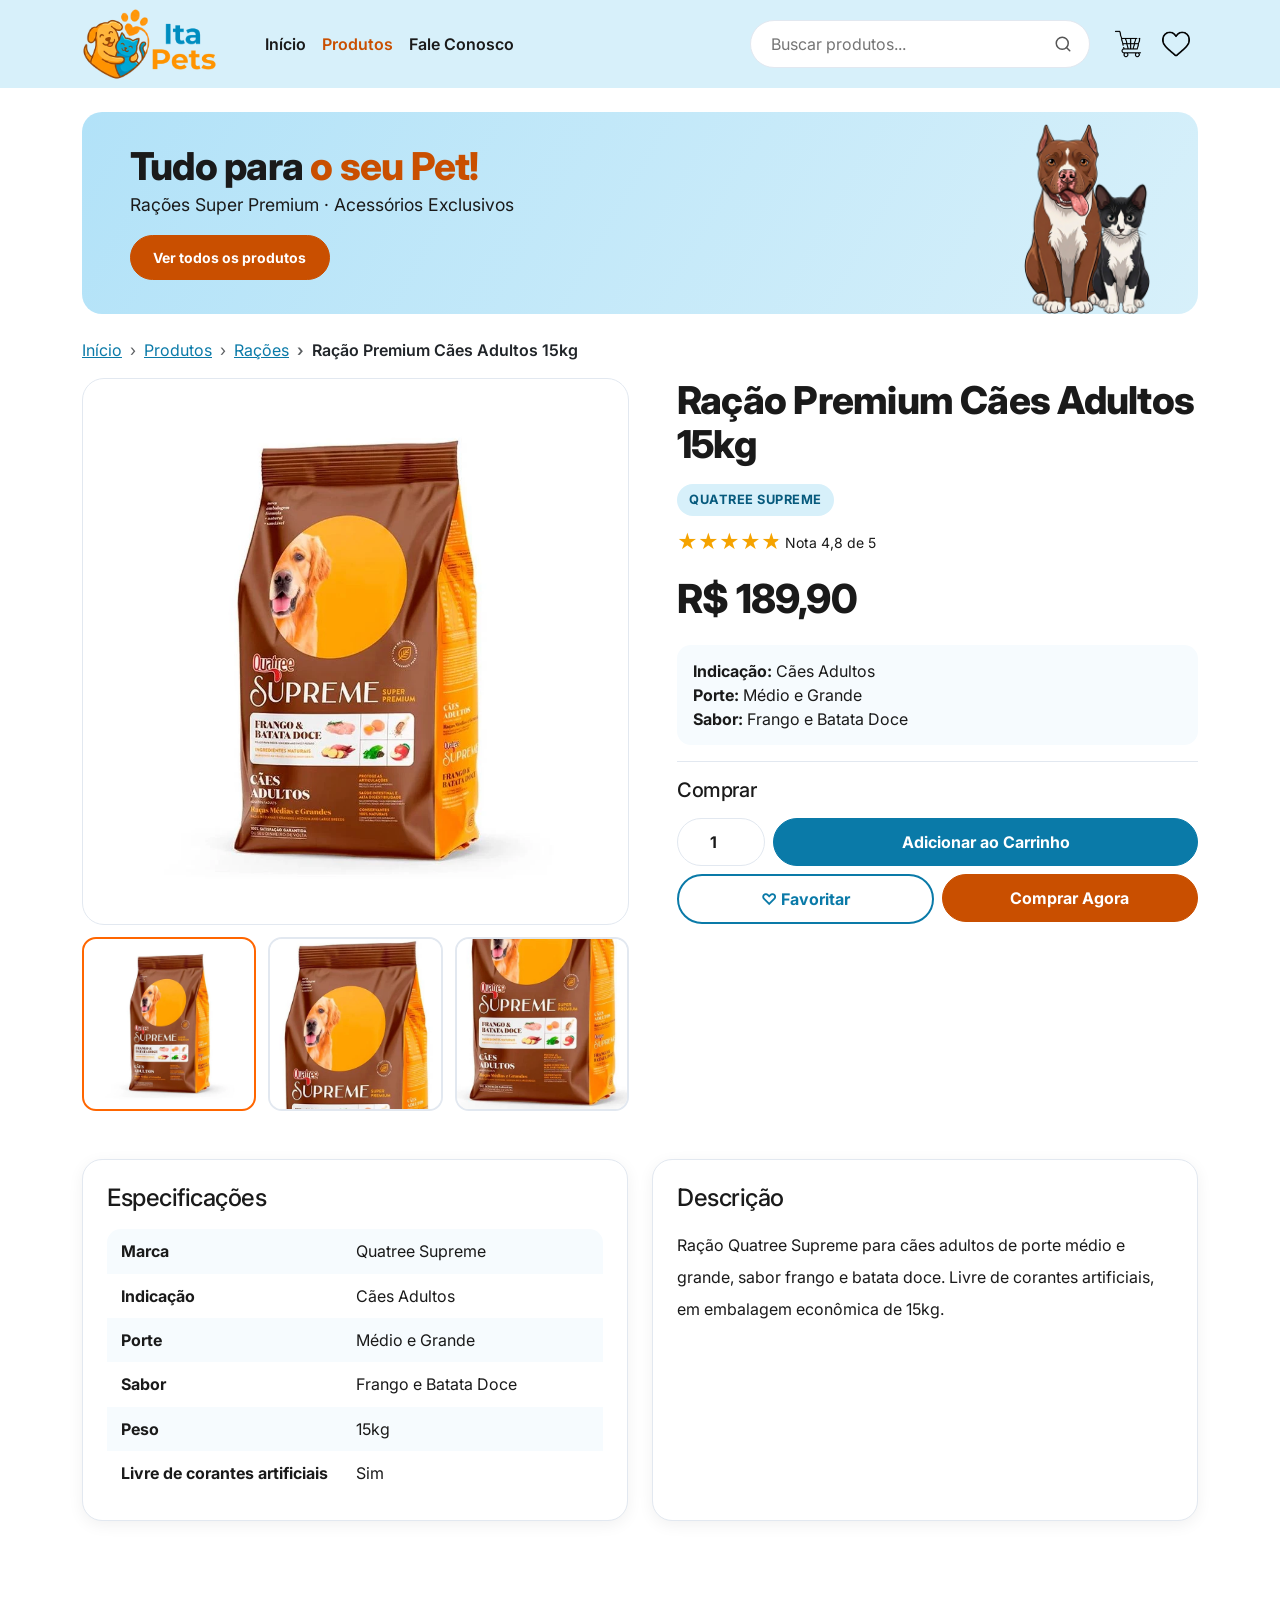
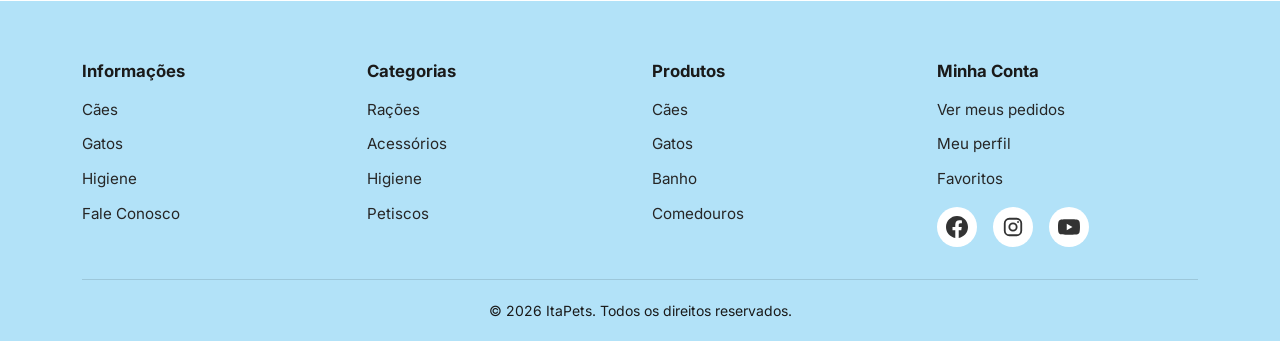
<file: produtos/racao-premium-caes-adultos-15kg.html>
<!doctype html>
<html lang="pt-BR">
  <head>
    <meta charset="utf-8" />
    <meta name="viewport" content="width=device-width, initial-scale=1" />
    <title>Ração Premium Cães Adultos 15kg — ItaPets</title>
    <meta
      name="description"
      content="Ração Quatree Supreme para cães adultos de porte médio e grande, sabor frango e batata doce. Livre de corantes artificiais, em embalagem econômica de 15kg."
    />
    <meta name="theme-color" content="#d7f0fa" />
    <link
      rel="icon"
      href="../imagens/icone-site.ico"
      sizes="16x16 32x32 48x48"
    />
    <link
      rel="icon"
      type="image/png"
      href="../imagens/icone-192.png"
      sizes="192x192"
    />
    <link rel="apple-touch-icon" href="../imagens/apple-touch-icon.png" />
    <link rel="preconnect" href="https://fonts.googleapis.com" />
    <link rel="preconnect" href="https://fonts.gstatic.com" crossorigin />
    <link
      rel="stylesheet"
      href="https://fonts.googleapis.com/css2?family=Inter:wght@400;600;700;800&amp;display=swap"
    />
    <link
      rel="stylesheet"
      href="https://cdn.jsdelivr.net/npm/bootstrap@5.3.3/dist/css/bootstrap.min.css"
      integrity="sha384-QWTKZyjpPEjISv5WaRU9OFeRpok6YctnYmDr5pNlyT2bRjXh0JMhjY6hW+ALEwIH"
      crossorigin="anonymous"
    />
    <link rel="stylesheet" href="../style.css" />
    <script
      src="https://cdn.jsdelivr.net/npm/bootstrap@5.3.3/dist/js/bootstrap.bundle.min.js"
      integrity="sha384-YvpcrYf0tY3lHB60NNkmXc5s9fDVZLESaAA55NDzOxhy9GkcIdslK1eN7N6jIeHz"
      crossorigin="anonymous"
      defer
    ></script>
  </head>
  <body>
    <a class="u-pular-conteudo" href="#conteudo">Pular para o conteúdo</a>

    <header class="cabecalho sticky-top">
      <nav class="navbar navbar-expand-lg py-2" aria-label="Menu principal">
        <div class="container-xl">
          <a class="navbar-brand cabecalho__marca py-0" href="../index.html"
            ><img
              src="../imagens/logo-itapets.png"
              alt="ItaPets — página inicial"
              width="400"
              height="214"
          /></a>
          <div class="d-flex align-items-center gap-1 order-lg-last">
            <a class="cabecalho__icone" href="#comprar"
              ><img
                src="../imagens/carrinho-compras.png"
                alt="Carrinho de compras"
                width="100"
                height="100"
            /></a>
            <a class="cabecalho__icone" href="#comprar"
              ><img
                src="../imagens/favoritos.png"
                alt="Favoritos"
                width="100"
                height="100"
            /></a>
            <button
              class="navbar-toggler ms-1"
              type="button"
              data-bs-toggle="collapse"
              data-bs-target="#menu-principal"
              aria-controls="menu-principal"
              aria-expanded="false"
              aria-label="Abrir menu"
            >
              <span class="navbar-toggler-icon"></span>
            </button>
          </div>
          <div class="collapse navbar-collapse" id="menu-principal">
            <ul class="navbar-nav ms-lg-4 me-lg-auto py-3 py-lg-0">
              <li class="nav-item">
                <a class="nav-link" href="../index.html">Início</a>
              </li>
              <li class="nav-item">
                <a class="nav-link active" href="../produtos.html">Produtos</a>
              </li>
              <li class="nav-item">
                <a class="nav-link" href="../contato.html">Fale Conosco</a>
              </li>
            </ul>
            <form
              class="busca mb-3 mb-lg-0 me-lg-3"
              role="search"
              action="../produtos.html"
            >
              <input
                class="busca__campo"
                type="search"
                name="busca"
                placeholder="Buscar produtos..."
                aria-label="Buscar produtos"
              />
              <button class="busca__botao" type="submit" aria-label="Buscar">
                <svg
                  width="18"
                  height="18"
                  viewBox="0 0 24 24"
                  fill="none"
                  stroke="currentColor"
                  stroke-width="2"
                  stroke-linecap="round"
                  aria-hidden="true"
                >
                  <circle cx="11" cy="11" r="8" />
                  <line x1="21" y1="21" x2="16.65" y2="16.65" />
                </svg>
              </button>
            </form>
          </div>
        </div>
      </nav>
    </header>

    <main id="conteudo" tabindex="-1" class="container-xl pt-3 pt-md-4">
      <div class="banner">
        <div class="banner__texto">
          <p class="banner__titulo">
            Tudo para <span class="banner__destaque">o seu Pet!</span>
          </p>
          <p class="banner__subtitulo">
            Rações Super Premium · Acessórios Exclusivos
          </p>
          <a
            class="btn btn--laranja btn-sm mt-3 d-none d-sm-inline-block"
            href="../produtos.html"
            >Ver todos os produtos</a
          >
        </div>
        <img
          class="banner__imagem"
          src="../imagens/banner-pets.png"
          alt=""
          width="520"
          height="785"
        />
      </div>

      <nav class="mt-4" aria-label="Você está em">
        <ol class="breadcrumb small">
          <li class="breadcrumb-item"><a href="../index.html">Início</a></li>
          <li class="breadcrumb-item">
            <a href="../produtos.html">Produtos</a>
          </li>
          <li class="breadcrumb-item">
            <a href="../produtos.html#racoes">Rações</a>
          </li>
          <li
            class="breadcrumb-item active fw-semibold text-body"
            aria-current="page"
          >
            Ração Premium Cães Adultos 15kg
          </li>
        </ol>
      </nav>

      <div class="produto">
        <h1 class="produto__titulo">Ração Premium Cães Adultos 15kg</h1>

        <div class="produto__galeria galeria">
          <input
            type="radio"
            class="btn-check"
            name="vista"
            id="vista-1"
            checked
          />
          <input type="radio" class="btn-check" name="vista" id="vista-2" />
          <input type="radio" class="btn-check" name="vista" id="vista-3" />
          <div class="galeria__principal">
            <img
              src="racao-premium-caes-adultos-15kg.webp"
              alt="Pacote de ração Quatree Supreme para cães adultos"
              width="600"
              height="600"
              fetchpriority="high"
            />
          </div>
          <div class="galeria__miniaturas">
            <label class="galeria__miniatura" for="vista-1"
              ><img
                src="racao-premium-caes-adultos-15kg.webp"
                alt=""
                width="150"
                height="150"
              /><span class="visually-hidden">Ver foto inteira</span></label
            >
            <label
              class="galeria__miniatura galeria__miniatura--topo"
              for="vista-2"
              ><img
                src="racao-premium-caes-adultos-15kg.webp"
                alt=""
                width="150"
                height="150"
              /><span class="visually-hidden">Ver detalhe de cima</span></label
            >
            <label
              class="galeria__miniatura galeria__miniatura--base"
              for="vista-3"
              ><img
                src="racao-premium-caes-adultos-15kg.webp"
                alt=""
                width="150"
                height="150"
              /><span class="visually-hidden">Ver detalhe de baixo</span></label
            >
          </div>
        </div>

        <div class="produto__info d-flex flex-column gap-3">
          <p class="produto__marca align-self-start mb-0">Quatree Supreme</p>
          <p class="d-flex align-items-center gap-2 mb-0 small">
            <span
              class="estrelas estrelas--grande"
              style="--nota: 4.8"
              aria-hidden="true"
            ></span
            >Nota 4,8 de 5
          </p>
          <p class="produto__preco mb-0">R$ 189,90</p>
          <ul class="produto__resumo u-lista-limpa">
            <li><strong>Indicação:</strong> Cães Adultos</li>
            <li><strong>Porte:</strong> Médio e Grande</li>
            <li><strong>Sabor:</strong> Frango e Batata Doce</li>
          </ul>

          <form
            class="border-top pt-3"
            id="comprar"
            aria-labelledby="comprar-titulo"
          >
            <h2 class="h5 mb-3" id="comprar-titulo">Comprar</h2>
            <div class="d-flex gap-2 mb-2">
              <label class="visually-hidden" for="quantidade">Quantidade</label>
              <input
                class="form-control produto__quantidade"
                type="number"
                id="quantidade"
                name="quantidade"
                min="1"
                max="20"
                value="1"
              />
              <input type="checkbox" class="btn-check" id="add-carrinho" />
              <label class="btn btn--azul flex-grow-1" for="add-carrinho"
                ><span class="u-texto-inativo">Adicionar ao Carrinho</span
                ><span class="u-texto-ativo">Adicionado ✓</span></label
              >
            </div>
            <div class="row g-2">
              <div class="col-sm-6">
                <input type="checkbox" class="btn-check" id="favoritar" />
                <label class="btn btn--contorno w-100" for="favoritar"
                  ><span class="u-texto-inativo">♡ Favoritar</span
                  ><span class="u-texto-ativo">♥ Favoritado</span></label
                >
              </div>
              <div class="col-sm-6">
                <button class="btn btn--laranja w-100" type="button">
                  Comprar Agora
                </button>
              </div>
            </div>
          </form>
        </div>
      </div>

      <div class="row g-4 mt-2 mt-lg-4">
        <section class="col-lg-6">
          <div class="u-cartao h-100 p-4">
            <h2 class="h4 mb-3">Especificações</h2>
            <dl class="ficha">
              <dt class="ficha__termo">Marca</dt>
              <dd class="ficha__valor">Quatree Supreme</dd>
              <dt class="ficha__termo">Indicação</dt>
              <dd class="ficha__valor">Cães Adultos</dd>
              <dt class="ficha__termo">Porte</dt>
              <dd class="ficha__valor">Médio e Grande</dd>
              <dt class="ficha__termo">Sabor</dt>
              <dd class="ficha__valor">Frango e Batata Doce</dd>
              <dt class="ficha__termo">Peso</dt>
              <dd class="ficha__valor">15kg</dd>
              <dt class="ficha__termo">Livre de corantes artificiais</dt>
              <dd class="ficha__valor">Sim</dd>
            </dl>
          </div>
        </section>
        <section class="col-lg-6">
          <div class="u-cartao h-100 p-4">
            <h2 class="h4 mb-3">Descrição</h2>
            <p class="mb-0 lh-lg">
              Ração Quatree Supreme para cães adultos de porte médio e grande,
              sabor frango e batata doce. Livre de corantes artificiais, em
              embalagem econômica de 15kg.
            </p>
          </div>
        </section>
      </div>
    </main>

    <footer class="rodape">
      <div class="container-xl">
        <div class="row g-4">
          <div class="col-6 col-md-3">
            <h2 class="rodape__titulo">Informações</h2>
            <ul class="u-lista-limpa">
              <li class="rodape__item">
                <a class="rodape__link" href="../produtos.html#caes">Cães</a>
              </li>
              <li class="rodape__item">
                <a class="rodape__link" href="../produtos.html#gatos">Gatos</a>
              </li>
              <li class="rodape__item">
                <a class="rodape__link" href="../produtos.html#higiene"
                  >Higiene</a
                >
              </li>
              <li class="rodape__item">
                <a class="rodape__link" href="../contato.html">Fale Conosco</a>
              </li>
            </ul>
          </div>
          <div class="col-6 col-md-3">
            <h2 class="rodape__titulo">Categorias</h2>
            <ul class="u-lista-limpa">
              <li class="rodape__item">
                <a class="rodape__link" href="../produtos.html#racoes"
                  >Rações</a
                >
              </li>
              <li class="rodape__item">
                <a class="rodape__link" href="../produtos.html#coleiras"
                  >Acessórios</a
                >
              </li>
              <li class="rodape__item">
                <a class="rodape__link" href="../produtos.html#higiene"
                  >Higiene</a
                >
              </li>
              <li class="rodape__item">
                <a class="rodape__link" href="../produtos.html#petiscos"
                  >Petiscos</a
                >
              </li>
            </ul>
          </div>
          <div class="col-6 col-md-3">
            <h2 class="rodape__titulo">Produtos</h2>
            <ul class="u-lista-limpa">
              <li class="rodape__item">
                <a class="rodape__link" href="../produtos.html#caes">Cães</a>
              </li>
              <li class="rodape__item">
                <a class="rodape__link" href="../produtos.html#gatos">Gatos</a>
              </li>
              <li class="rodape__item">
                <a class="rodape__link" href="../produtos.html#limpeza"
                  >Banho</a
                >
              </li>
              <li class="rodape__item">
                <a class="rodape__link" href="../produtos.html#comedouros"
                  >Comedouros</a
                >
              </li>
            </ul>
          </div>
          <div class="col-6 col-md-3">
            <h2 class="rodape__titulo">Minha Conta</h2>
            <ul class="u-lista-limpa">
              <li class="rodape__item">
                <a class="rodape__link" href="../contato.html"
                  >Ver meus pedidos</a
                >
              </li>
              <li class="rodape__item">
                <a class="rodape__link" href="../contato.html">Meu perfil</a>
              </li>
              <li class="rodape__item">
                <a class="rodape__link" href="../produtos.html">Favoritos</a>
              </li>
            </ul>
            <div class="d-flex gap-3 mt-3">
              <a
                class="rodape__social"
                href="https://www.facebook.com/"
                aria-label="Facebook"
                ><svg
                  width="22"
                  height="22"
                  viewBox="0 0 24 24"
                  fill="currentColor"
                  aria-hidden="true"
                >
                  <path
                    d="M24 12.073c0-6.627-5.373-12-12-12s-12 5.373-12 12c0 5.99 4.388 10.954 10.125 11.854v-8.385H7.078v-3.47h3.047V9.43c0-3.007 1.792-4.669 4.533-4.669 1.312 0 2.686.235 2.686.235v2.953H15.83c-1.491 0-1.956.925-1.956 1.874v2.25h3.328l-.532 3.47h-2.796v8.385C19.612 23.027 24 18.062 24 12.073z"
                  /></svg
              ></a>
              <a
                class="rodape__social"
                href="https://www.instagram.com/"
                aria-label="Instagram"
                ><svg
                  width="22"
                  height="22"
                  viewBox="0 0 24 24"
                  fill="none"
                  stroke="currentColor"
                  stroke-width="2"
                  aria-hidden="true"
                >
                  <rect x="3" y="3" width="18" height="18" rx="5" />
                  <circle cx="12" cy="12" r="4" />
                  <circle
                    cx="17.5"
                    cy="6.5"
                    r="1"
                    fill="currentColor"
                    stroke="none"
                  /></svg
              ></a>
              <a
                class="rodape__social"
                href="https://www.youtube.com/"
                aria-label="YouTube"
                ><svg
                  width="22"
                  height="22"
                  viewBox="0 0 24 24"
                  fill="currentColor"
                  aria-hidden="true"
                >
                  <path
                    d="M23.498 6.186a3.016 3.016 0 0 0-2.122-2.136C19.505 3.545 12 3.545 12 3.545s-7.505 0-9.377.505A3.017 3.017 0 0 0 .502 6.186C0 8.07 0 12 0 12s0 3.93.502 5.814a3.016 3.016 0 0 0 2.122 2.136c1.871.505 9.376.505 9.376.505s7.505 0 9.377-.505a3.015 3.015 0 0 0 2.122-2.136C24 15.93 24 12 24 12s0-3.930-.502-5.814zM9.545 15.568V8.432L15.818 12l-6.273 3.568z"
                  /></svg
              ></a>
            </div>
          </div>
        </div>
        <p class="rodape__base mb-0">
          &copy; 2026 ItaPets. Todos os direitos reservados.
        </p>
      </div>
    </footer>
  </body>
</html>
</file>
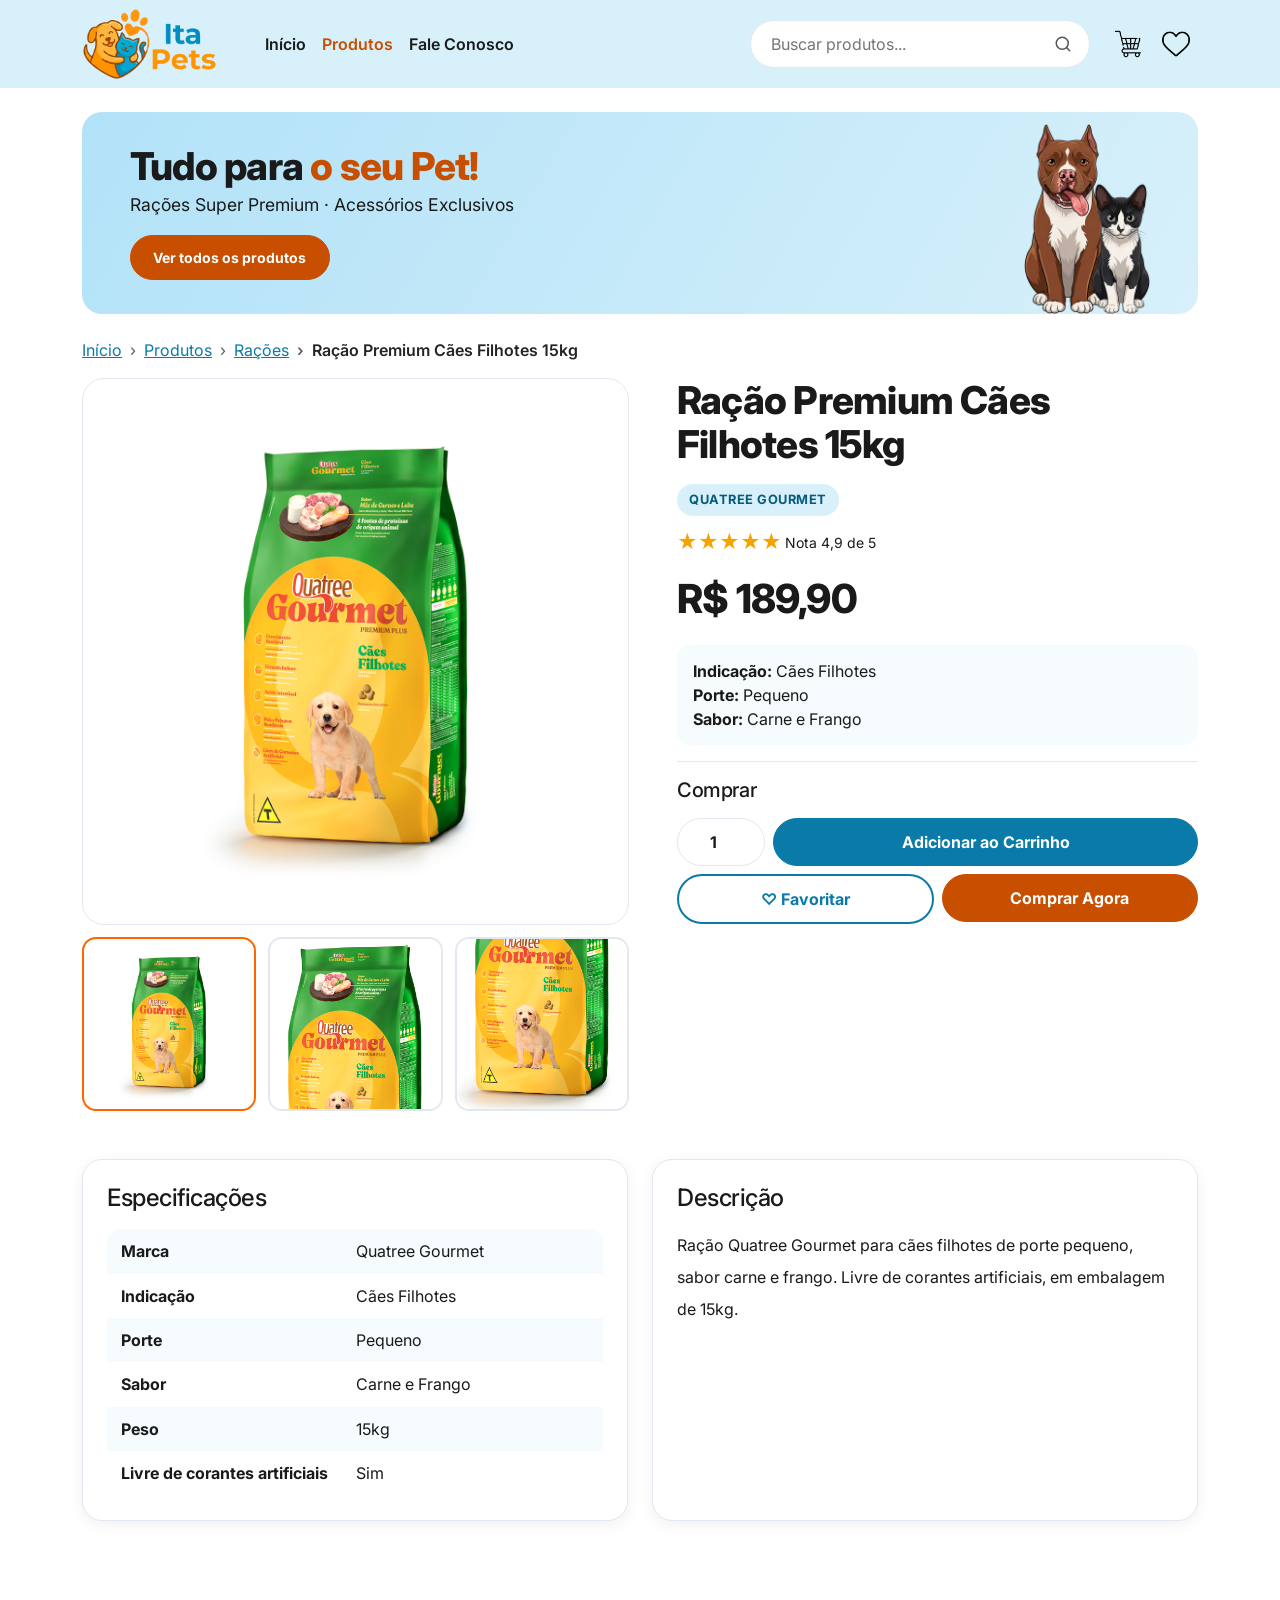
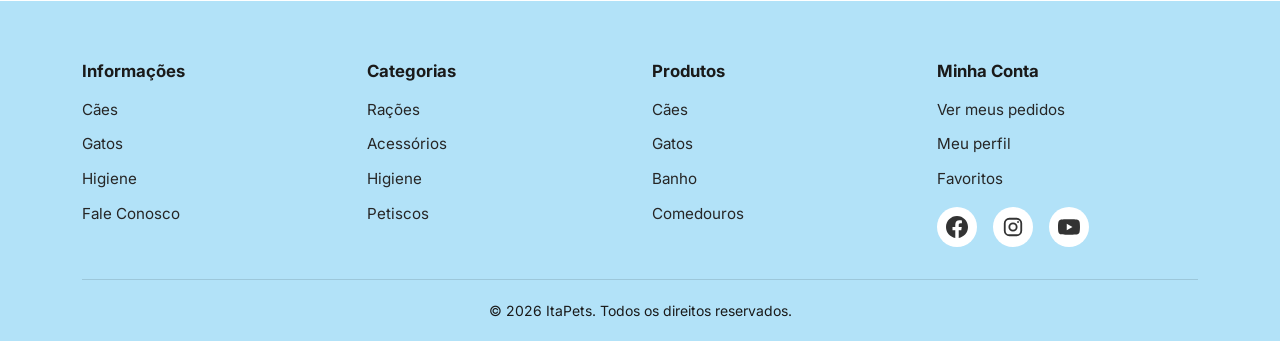
<file: produtos/racao-premium-caes-filhotes-15kg.html>
<!doctype html>
<html lang="pt-BR">
  <head>
    <meta charset="utf-8" />
    <meta name="viewport" content="width=device-width, initial-scale=1" />
    <title>Ração Premium Cães Filhotes 15kg — ItaPets</title>
    <meta
      name="description"
      content="Ração Quatree Gourmet para cães filhotes de porte pequeno, sabor carne e frango. Livre de corantes artificiais, em embalagem de 15kg."
    />
    <meta name="theme-color" content="#d7f0fa" />
    <link
      rel="icon"
      href="../imagens/icone-site.ico"
      sizes="16x16 32x32 48x48"
    />
    <link
      rel="icon"
      type="image/png"
      href="../imagens/icone-192.png"
      sizes="192x192"
    />
    <link rel="apple-touch-icon" href="../imagens/apple-touch-icon.png" />
    <link rel="preconnect" href="https://fonts.googleapis.com" />
    <link rel="preconnect" href="https://fonts.gstatic.com" crossorigin />
    <link
      rel="stylesheet"
      href="https://fonts.googleapis.com/css2?family=Inter:wght@400;600;700;800&amp;display=swap"
    />
    <link
      rel="stylesheet"
      href="https://cdn.jsdelivr.net/npm/bootstrap@5.3.3/dist/css/bootstrap.min.css"
      integrity="sha384-QWTKZyjpPEjISv5WaRU9OFeRpok6YctnYmDr5pNlyT2bRjXh0JMhjY6hW+ALEwIH"
      crossorigin="anonymous"
    />
    <link rel="stylesheet" href="../style.css" />
    <script
      src="https://cdn.jsdelivr.net/npm/bootstrap@5.3.3/dist/js/bootstrap.bundle.min.js"
      integrity="sha384-YvpcrYf0tY3lHB60NNkmXc5s9fDVZLESaAA55NDzOxhy9GkcIdslK1eN7N6jIeHz"
      crossorigin="anonymous"
      defer
    ></script>
  </head>
  <body>
    <a class="u-pular-conteudo" href="#conteudo">Pular para o conteúdo</a>

    <header class="cabecalho sticky-top">
      <nav class="navbar navbar-expand-lg py-2" aria-label="Menu principal">
        <div class="container-xl">
          <a class="navbar-brand cabecalho__marca py-0" href="../index.html"
            ><img
              src="../imagens/logo-itapets.png"
              alt="ItaPets — página inicial"
              width="400"
              height="214"
          /></a>
          <div class="d-flex align-items-center gap-1 order-lg-last">
            <a class="cabecalho__icone" href="#comprar"
              ><img
                src="../imagens/carrinho-compras.png"
                alt="Carrinho de compras"
                width="100"
                height="100"
            /></a>
            <a class="cabecalho__icone" href="#comprar"
              ><img
                src="../imagens/favoritos.png"
                alt="Favoritos"
                width="100"
                height="100"
            /></a>
            <button
              class="navbar-toggler ms-1"
              type="button"
              data-bs-toggle="collapse"
              data-bs-target="#menu-principal"
              aria-controls="menu-principal"
              aria-expanded="false"
              aria-label="Abrir menu"
            >
              <span class="navbar-toggler-icon"></span>
            </button>
          </div>
          <div class="collapse navbar-collapse" id="menu-principal">
            <ul class="navbar-nav ms-lg-4 me-lg-auto py-3 py-lg-0">
              <li class="nav-item">
                <a class="nav-link" href="../index.html">Início</a>
              </li>
              <li class="nav-item">
                <a class="nav-link active" href="../produtos.html">Produtos</a>
              </li>
              <li class="nav-item">
                <a class="nav-link" href="../contato.html">Fale Conosco</a>
              </li>
            </ul>
            <form
              class="busca mb-3 mb-lg-0 me-lg-3"
              role="search"
              action="../produtos.html"
            >
              <input
                class="busca__campo"
                type="search"
                name="busca"
                placeholder="Buscar produtos..."
                aria-label="Buscar produtos"
              />
              <button class="busca__botao" type="submit" aria-label="Buscar">
                <svg
                  width="18"
                  height="18"
                  viewBox="0 0 24 24"
                  fill="none"
                  stroke="currentColor"
                  stroke-width="2"
                  stroke-linecap="round"
                  aria-hidden="true"
                >
                  <circle cx="11" cy="11" r="8" />
                  <line x1="21" y1="21" x2="16.65" y2="16.65" />
                </svg>
              </button>
            </form>
          </div>
        </div>
      </nav>
    </header>

    <main id="conteudo" tabindex="-1" class="container-xl pt-3 pt-md-4">
      <div class="banner">
        <div class="banner__texto">
          <p class="banner__titulo">
            Tudo para <span class="banner__destaque">o seu Pet!</span>
          </p>
          <p class="banner__subtitulo">
            Rações Super Premium · Acessórios Exclusivos
          </p>
          <a
            class="btn btn--laranja btn-sm mt-3 d-none d-sm-inline-block"
            href="../produtos.html"
            >Ver todos os produtos</a
          >
        </div>
        <img
          class="banner__imagem"
          src="../imagens/banner-pets.png"
          alt=""
          width="520"
          height="785"
        />
      </div>

      <nav class="mt-4" aria-label="Você está em">
        <ol class="breadcrumb small">
          <li class="breadcrumb-item"><a href="../index.html">Início</a></li>
          <li class="breadcrumb-item">
            <a href="../produtos.html">Produtos</a>
          </li>
          <li class="breadcrumb-item">
            <a href="../produtos.html#racoes">Rações</a>
          </li>
          <li
            class="breadcrumb-item active fw-semibold text-body"
            aria-current="page"
          >
            Ração Premium Cães Filhotes 15kg
          </li>
        </ol>
      </nav>

      <div class="produto">
        <h1 class="produto__titulo">Ração Premium Cães Filhotes 15kg</h1>

        <div class="produto__galeria galeria">
          <input
            type="radio"
            class="btn-check"
            name="vista"
            id="vista-1"
            checked
          />
          <input type="radio" class="btn-check" name="vista" id="vista-2" />
          <input type="radio" class="btn-check" name="vista" id="vista-3" />
          <div class="galeria__principal">
            <img
              src="racao-premium-caes-filhotes-15kg.png"
              alt="Pacote de ração Quatree Gourmet para cães filhotes"
              width="600"
              height="600"
              fetchpriority="high"
            />
          </div>
          <div class="galeria__miniaturas">
            <label class="galeria__miniatura" for="vista-1"
              ><img
                src="racao-premium-caes-filhotes-15kg.png"
                alt=""
                width="150"
                height="150"
              /><span class="visually-hidden">Ver foto inteira</span></label
            >
            <label
              class="galeria__miniatura galeria__miniatura--topo"
              for="vista-2"
              ><img
                src="racao-premium-caes-filhotes-15kg.png"
                alt=""
                width="150"
                height="150"
              /><span class="visually-hidden">Ver detalhe de cima</span></label
            >
            <label
              class="galeria__miniatura galeria__miniatura--base"
              for="vista-3"
              ><img
                src="racao-premium-caes-filhotes-15kg.png"
                alt=""
                width="150"
                height="150"
              /><span class="visually-hidden">Ver detalhe de baixo</span></label
            >
          </div>
        </div>

        <div class="produto__info d-flex flex-column gap-3">
          <p class="produto__marca align-self-start mb-0">Quatree Gourmet</p>
          <p class="d-flex align-items-center gap-2 mb-0 small">
            <span
              class="estrelas estrelas--grande"
              style="--nota: 4.9"
              aria-hidden="true"
            ></span
            >Nota 4,9 de 5
          </p>
          <p class="produto__preco mb-0">R$ 189,90</p>
          <ul class="produto__resumo u-lista-limpa">
            <li><strong>Indicação:</strong> Cães Filhotes</li>
            <li><strong>Porte:</strong> Pequeno</li>
            <li><strong>Sabor:</strong> Carne e Frango</li>
          </ul>

          <form
            class="border-top pt-3"
            id="comprar"
            aria-labelledby="comprar-titulo"
          >
            <h2 class="h5 mb-3" id="comprar-titulo">Comprar</h2>
            <div class="d-flex gap-2 mb-2">
              <label class="visually-hidden" for="quantidade">Quantidade</label>
              <input
                class="form-control produto__quantidade"
                type="number"
                id="quantidade"
                name="quantidade"
                min="1"
                max="20"
                value="1"
              />
              <input type="checkbox" class="btn-check" id="add-carrinho" />
              <label class="btn btn--azul flex-grow-1" for="add-carrinho"
                ><span class="u-texto-inativo">Adicionar ao Carrinho</span
                ><span class="u-texto-ativo">Adicionado ✓</span></label
              >
            </div>
            <div class="row g-2">
              <div class="col-sm-6">
                <input type="checkbox" class="btn-check" id="favoritar" />
                <label class="btn btn--contorno w-100" for="favoritar"
                  ><span class="u-texto-inativo">♡ Favoritar</span
                  ><span class="u-texto-ativo">♥ Favoritado</span></label
                >
              </div>
              <div class="col-sm-6">
                <button class="btn btn--laranja w-100" type="button">
                  Comprar Agora
                </button>
              </div>
            </div>
          </form>
        </div>
      </div>

      <div class="row g-4 mt-2 mt-lg-4">
        <section class="col-lg-6">
          <div class="u-cartao h-100 p-4">
            <h2 class="h4 mb-3">Especificações</h2>
            <dl class="ficha">
              <dt class="ficha__termo">Marca</dt>
              <dd class="ficha__valor">Quatree Gourmet</dd>
              <dt class="ficha__termo">Indicação</dt>
              <dd class="ficha__valor">Cães Filhotes</dd>
              <dt class="ficha__termo">Porte</dt>
              <dd class="ficha__valor">Pequeno</dd>
              <dt class="ficha__termo">Sabor</dt>
              <dd class="ficha__valor">Carne e Frango</dd>
              <dt class="ficha__termo">Peso</dt>
              <dd class="ficha__valor">15kg</dd>
              <dt class="ficha__termo">Livre de corantes artificiais</dt>
              <dd class="ficha__valor">Sim</dd>
            </dl>
          </div>
        </section>
        <section class="col-lg-6">
          <div class="u-cartao h-100 p-4">
            <h2 class="h4 mb-3">Descrição</h2>
            <p class="mb-0 lh-lg">
              Ração Quatree Gourmet para cães filhotes de porte pequeno, sabor
              carne e frango. Livre de corantes artificiais, em embalagem de
              15kg.
            </p>
          </div>
        </section>
      </div>
    </main>

    <footer class="rodape">
      <div class="container-xl">
        <div class="row g-4">
          <div class="col-6 col-md-3">
            <h2 class="rodape__titulo">Informações</h2>
            <ul class="u-lista-limpa">
              <li class="rodape__item">
                <a class="rodape__link" href="../produtos.html#caes">Cães</a>
              </li>
              <li class="rodape__item">
                <a class="rodape__link" href="../produtos.html#gatos">Gatos</a>
              </li>
              <li class="rodape__item">
                <a class="rodape__link" href="../produtos.html#higiene"
                  >Higiene</a
                >
              </li>
              <li class="rodape__item">
                <a class="rodape__link" href="../contato.html">Fale Conosco</a>
              </li>
            </ul>
          </div>
          <div class="col-6 col-md-3">
            <h2 class="rodape__titulo">Categorias</h2>
            <ul class="u-lista-limpa">
              <li class="rodape__item">
                <a class="rodape__link" href="../produtos.html#racoes"
                  >Rações</a
                >
              </li>
              <li class="rodape__item">
                <a class="rodape__link" href="../produtos.html#coleiras"
                  >Acessórios</a
                >
              </li>
              <li class="rodape__item">
                <a class="rodape__link" href="../produtos.html#higiene"
                  >Higiene</a
                >
              </li>
              <li class="rodape__item">
                <a class="rodape__link" href="../produtos.html#petiscos"
                  >Petiscos</a
                >
              </li>
            </ul>
          </div>
          <div class="col-6 col-md-3">
            <h2 class="rodape__titulo">Produtos</h2>
            <ul class="u-lista-limpa">
              <li class="rodape__item">
                <a class="rodape__link" href="../produtos.html#caes">Cães</a>
              </li>
              <li class="rodape__item">
                <a class="rodape__link" href="../produtos.html#gatos">Gatos</a>
              </li>
              <li class="rodape__item">
                <a class="rodape__link" href="../produtos.html#limpeza"
                  >Banho</a
                >
              </li>
              <li class="rodape__item">
                <a class="rodape__link" href="../produtos.html#comedouros"
                  >Comedouros</a
                >
              </li>
            </ul>
          </div>
          <div class="col-6 col-md-3">
            <h2 class="rodape__titulo">Minha Conta</h2>
            <ul class="u-lista-limpa">
              <li class="rodape__item">
                <a class="rodape__link" href="../contato.html"
                  >Ver meus pedidos</a
                >
              </li>
              <li class="rodape__item">
                <a class="rodape__link" href="../contato.html">Meu perfil</a>
              </li>
              <li class="rodape__item">
                <a class="rodape__link" href="../produtos.html">Favoritos</a>
              </li>
            </ul>
            <div class="d-flex gap-3 mt-3">
              <a
                class="rodape__social"
                href="https://www.facebook.com/"
                aria-label="Facebook"
                ><svg
                  width="22"
                  height="22"
                  viewBox="0 0 24 24"
                  fill="currentColor"
                  aria-hidden="true"
                >
                  <path
                    d="M24 12.073c0-6.627-5.373-12-12-12s-12 5.373-12 12c0 5.99 4.388 10.954 10.125 11.854v-8.385H7.078v-3.47h3.047V9.43c0-3.007 1.792-4.669 4.533-4.669 1.312 0 2.686.235 2.686.235v2.953H15.83c-1.491 0-1.956.925-1.956 1.874v2.25h3.328l-.532 3.47h-2.796v8.385C19.612 23.027 24 18.062 24 12.073z"
                  /></svg
              ></a>
              <a
                class="rodape__social"
                href="https://www.instagram.com/"
                aria-label="Instagram"
                ><svg
                  width="22"
                  height="22"
                  viewBox="0 0 24 24"
                  fill="none"
                  stroke="currentColor"
                  stroke-width="2"
                  aria-hidden="true"
                >
                  <rect x="3" y="3" width="18" height="18" rx="5" />
                  <circle cx="12" cy="12" r="4" />
                  <circle
                    cx="17.5"
                    cy="6.5"
                    r="1"
                    fill="currentColor"
                    stroke="none"
                  /></svg
              ></a>
              <a
                class="rodape__social"
                href="https://www.youtube.com/"
                aria-label="YouTube"
                ><svg
                  width="22"
                  height="22"
                  viewBox="0 0 24 24"
                  fill="currentColor"
                  aria-hidden="true"
                >
                  <path
                    d="M23.498 6.186a3.016 3.016 0 0 0-2.122-2.136C19.505 3.545 12 3.545 12 3.545s-7.505 0-9.377.505A3.017 3.017 0 0 0 .502 6.186C0 8.07 0 12 0 12s0 3.93.502 5.814a3.016 3.016 0 0 0 2.122 2.136c1.871.505 9.376.505 9.376.505s7.505 0 9.377-.505a3.015 3.015 0 0 0 2.122-2.136C24 15.93 24 12 24 12s0-3.930-.502-5.814zM9.545 15.568V8.432L15.818 12l-6.273 3.568z"
                  /></svg
              ></a>
            </div>
          </div>
        </div>
        <p class="rodape__base mb-0">
          &copy; 2026 ItaPets. Todos os direitos reservados.
        </p>
      </div>
    </footer>
  </body>
</html>
</file>
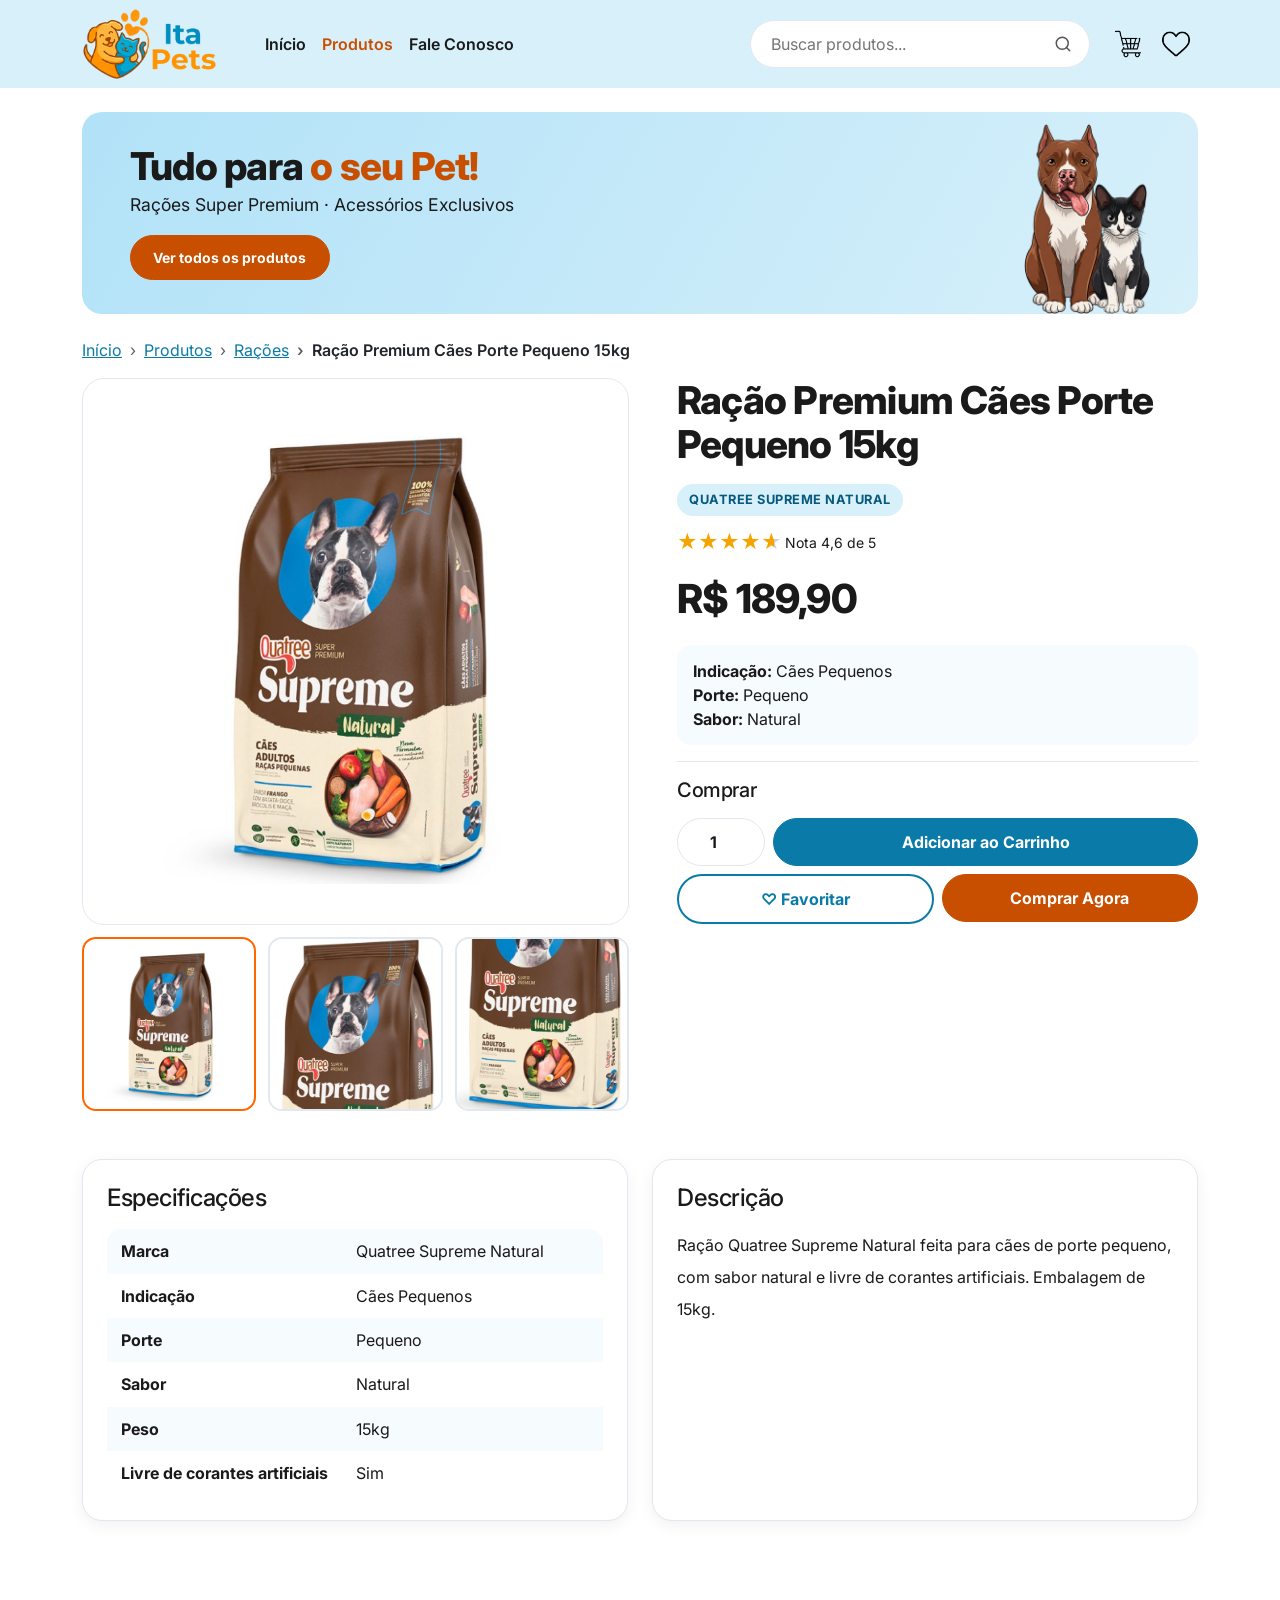
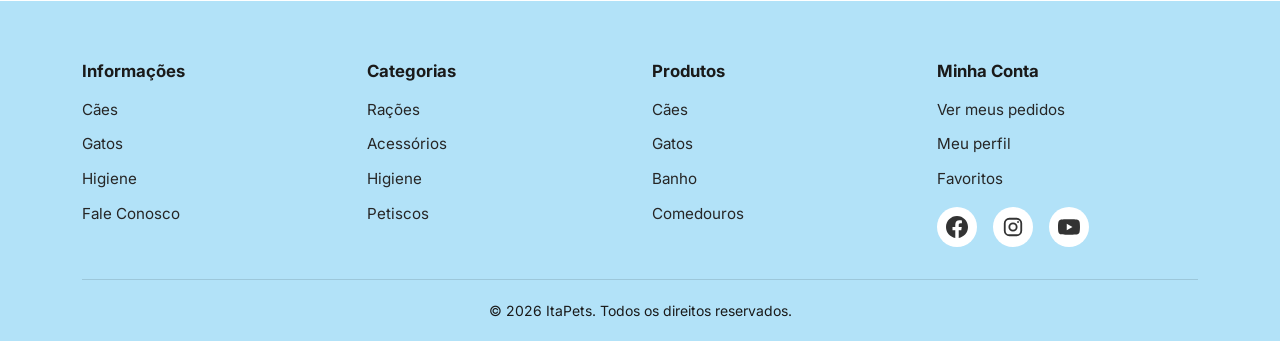
<file: produtos/racao-premium-caes-porte-pequeno-15kg.html>
<!doctype html>
<html lang="pt-BR">
  <head>
    <meta charset="utf-8" />
    <meta name="viewport" content="width=device-width, initial-scale=1" />
    <title>Ração Premium Cães Porte Pequeno 15kg — ItaPets</title>
    <meta
      name="description"
      content="Ração Quatree Supreme Natural feita para cães de porte pequeno, com sabor natural e livre de corantes artificiais. Embalagem de 15kg."
    />
    <meta name="theme-color" content="#d7f0fa" />
    <link
      rel="icon"
      href="../imagens/icone-site.ico"
      sizes="16x16 32x32 48x48"
    />
    <link
      rel="icon"
      type="image/png"
      href="../imagens/icone-192.png"
      sizes="192x192"
    />
    <link rel="apple-touch-icon" href="../imagens/apple-touch-icon.png" />
    <link rel="preconnect" href="https://fonts.googleapis.com" />
    <link rel="preconnect" href="https://fonts.gstatic.com" crossorigin />
    <link
      rel="stylesheet"
      href="https://fonts.googleapis.com/css2?family=Inter:wght@400;600;700;800&amp;display=swap"
    />
    <link
      rel="stylesheet"
      href="https://cdn.jsdelivr.net/npm/bootstrap@5.3.3/dist/css/bootstrap.min.css"
      integrity="sha384-QWTKZyjpPEjISv5WaRU9OFeRpok6YctnYmDr5pNlyT2bRjXh0JMhjY6hW+ALEwIH"
      crossorigin="anonymous"
    />
    <link rel="stylesheet" href="../style.css" />
    <script
      src="https://cdn.jsdelivr.net/npm/bootstrap@5.3.3/dist/js/bootstrap.bundle.min.js"
      integrity="sha384-YvpcrYf0tY3lHB60NNkmXc5s9fDVZLESaAA55NDzOxhy9GkcIdslK1eN7N6jIeHz"
      crossorigin="anonymous"
      defer
    ></script>
  </head>
  <body>
    <a class="u-pular-conteudo" href="#conteudo">Pular para o conteúdo</a>

    <header class="cabecalho sticky-top">
      <nav class="navbar navbar-expand-lg py-2" aria-label="Menu principal">
        <div class="container-xl">
          <a class="navbar-brand cabecalho__marca py-0" href="../index.html"
            ><img
              src="../imagens/logo-itapets.png"
              alt="ItaPets — página inicial"
              width="400"
              height="214"
          /></a>
          <div class="d-flex align-items-center gap-1 order-lg-last">
            <a class="cabecalho__icone" href="#comprar"
              ><img
                src="../imagens/carrinho-compras.png"
                alt="Carrinho de compras"
                width="100"
                height="100"
            /></a>
            <a class="cabecalho__icone" href="#comprar"
              ><img
                src="../imagens/favoritos.png"
                alt="Favoritos"
                width="100"
                height="100"
            /></a>
            <button
              class="navbar-toggler ms-1"
              type="button"
              data-bs-toggle="collapse"
              data-bs-target="#menu-principal"
              aria-controls="menu-principal"
              aria-expanded="false"
              aria-label="Abrir menu"
            >
              <span class="navbar-toggler-icon"></span>
            </button>
          </div>
          <div class="collapse navbar-collapse" id="menu-principal">
            <ul class="navbar-nav ms-lg-4 me-lg-auto py-3 py-lg-0">
              <li class="nav-item">
                <a class="nav-link" href="../index.html">Início</a>
              </li>
              <li class="nav-item">
                <a class="nav-link active" href="../produtos.html">Produtos</a>
              </li>
              <li class="nav-item">
                <a class="nav-link" href="../contato.html">Fale Conosco</a>
              </li>
            </ul>
            <form
              class="busca mb-3 mb-lg-0 me-lg-3"
              role="search"
              action="../produtos.html"
            >
              <input
                class="busca__campo"
                type="search"
                name="busca"
                placeholder="Buscar produtos..."
                aria-label="Buscar produtos"
              />
              <button class="busca__botao" type="submit" aria-label="Buscar">
                <svg
                  width="18"
                  height="18"
                  viewBox="0 0 24 24"
                  fill="none"
                  stroke="currentColor"
                  stroke-width="2"
                  stroke-linecap="round"
                  aria-hidden="true"
                >
                  <circle cx="11" cy="11" r="8" />
                  <line x1="21" y1="21" x2="16.65" y2="16.65" />
                </svg>
              </button>
            </form>
          </div>
        </div>
      </nav>
    </header>

    <main id="conteudo" tabindex="-1" class="container-xl pt-3 pt-md-4">
      <div class="banner">
        <div class="banner__texto">
          <p class="banner__titulo">
            Tudo para <span class="banner__destaque">o seu Pet!</span>
          </p>
          <p class="banner__subtitulo">
            Rações Super Premium · Acessórios Exclusivos
          </p>
          <a
            class="btn btn--laranja btn-sm mt-3 d-none d-sm-inline-block"
            href="../produtos.html"
            >Ver todos os produtos</a
          >
        </div>
        <img
          class="banner__imagem"
          src="../imagens/banner-pets.png"
          alt=""
          width="520"
          height="785"
        />
      </div>

      <nav class="mt-4" aria-label="Você está em">
        <ol class="breadcrumb small">
          <li class="breadcrumb-item"><a href="../index.html">Início</a></li>
          <li class="breadcrumb-item">
            <a href="../produtos.html">Produtos</a>
          </li>
          <li class="breadcrumb-item">
            <a href="../produtos.html#racoes">Rações</a>
          </li>
          <li
            class="breadcrumb-item active fw-semibold text-body"
            aria-current="page"
          >
            Ração Premium Cães Porte Pequeno 15kg
          </li>
        </ol>
      </nav>

      <div class="produto">
        <h1 class="produto__titulo">Ração Premium Cães Porte Pequeno 15kg</h1>

        <div class="produto__galeria galeria">
          <input
            type="radio"
            class="btn-check"
            name="vista"
            id="vista-1"
            checked
          />
          <input type="radio" class="btn-check" name="vista" id="vista-2" />
          <input type="radio" class="btn-check" name="vista" id="vista-3" />
          <div class="galeria__principal">
            <img
              src="racao-premium-caes-porte-pequeno-15kg.png"
              alt="Pacote de ração Quatree Supreme Natural para cães de porte pequeno"
              width="600"
              height="600"
              fetchpriority="high"
            />
          </div>
          <div class="galeria__miniaturas">
            <label class="galeria__miniatura" for="vista-1"
              ><img
                src="racao-premium-caes-porte-pequeno-15kg.png"
                alt=""
                width="150"
                height="150"
              /><span class="visually-hidden">Ver foto inteira</span></label
            >
            <label
              class="galeria__miniatura galeria__miniatura--topo"
              for="vista-2"
              ><img
                src="racao-premium-caes-porte-pequeno-15kg.png"
                alt=""
                width="150"
                height="150"
              /><span class="visually-hidden">Ver detalhe de cima</span></label
            >
            <label
              class="galeria__miniatura galeria__miniatura--base"
              for="vista-3"
              ><img
                src="racao-premium-caes-porte-pequeno-15kg.png"
                alt=""
                width="150"
                height="150"
              /><span class="visually-hidden">Ver detalhe de baixo</span></label
            >
          </div>
        </div>

        <div class="produto__info d-flex flex-column gap-3">
          <p class="produto__marca align-self-start mb-0">
            Quatree Supreme Natural
          </p>
          <p class="d-flex align-items-center gap-2 mb-0 small">
            <span
              class="estrelas estrelas--grande"
              style="--nota: 4.6"
              aria-hidden="true"
            ></span
            >Nota 4,6 de 5
          </p>
          <p class="produto__preco mb-0">R$ 189,90</p>
          <ul class="produto__resumo u-lista-limpa">
            <li><strong>Indicação:</strong> Cães Pequenos</li>
            <li><strong>Porte:</strong> Pequeno</li>
            <li><strong>Sabor:</strong> Natural</li>
          </ul>

          <form
            class="border-top pt-3"
            id="comprar"
            aria-labelledby="comprar-titulo"
          >
            <h2 class="h5 mb-3" id="comprar-titulo">Comprar</h2>
            <div class="d-flex gap-2 mb-2">
              <label class="visually-hidden" for="quantidade">Quantidade</label>
              <input
                class="form-control produto__quantidade"
                type="number"
                id="quantidade"
                name="quantidade"
                min="1"
                max="20"
                value="1"
              />
              <input type="checkbox" class="btn-check" id="add-carrinho" />
              <label class="btn btn--azul flex-grow-1" for="add-carrinho"
                ><span class="u-texto-inativo">Adicionar ao Carrinho</span
                ><span class="u-texto-ativo">Adicionado ✓</span></label
              >
            </div>
            <div class="row g-2">
              <div class="col-sm-6">
                <input type="checkbox" class="btn-check" id="favoritar" />
                <label class="btn btn--contorno w-100" for="favoritar"
                  ><span class="u-texto-inativo">♡ Favoritar</span
                  ><span class="u-texto-ativo">♥ Favoritado</span></label
                >
              </div>
              <div class="col-sm-6">
                <button class="btn btn--laranja w-100" type="button">
                  Comprar Agora
                </button>
              </div>
            </div>
          </form>
        </div>
      </div>

      <div class="row g-4 mt-2 mt-lg-4">
        <section class="col-lg-6">
          <div class="u-cartao h-100 p-4">
            <h2 class="h4 mb-3">Especificações</h2>
            <dl class="ficha">
              <dt class="ficha__termo">Marca</dt>
              <dd class="ficha__valor">Quatree Supreme Natural</dd>
              <dt class="ficha__termo">Indicação</dt>
              <dd class="ficha__valor">Cães Pequenos</dd>
              <dt class="ficha__termo">Porte</dt>
              <dd class="ficha__valor">Pequeno</dd>
              <dt class="ficha__termo">Sabor</dt>
              <dd class="ficha__valor">Natural</dd>
              <dt class="ficha__termo">Peso</dt>
              <dd class="ficha__valor">15kg</dd>
              <dt class="ficha__termo">Livre de corantes artificiais</dt>
              <dd class="ficha__valor">Sim</dd>
            </dl>
          </div>
        </section>
        <section class="col-lg-6">
          <div class="u-cartao h-100 p-4">
            <h2 class="h4 mb-3">Descrição</h2>
            <p class="mb-0 lh-lg">
              Ração Quatree Supreme Natural feita para cães de porte pequeno,
              com sabor natural e livre de corantes artificiais. Embalagem de
              15kg.
            </p>
          </div>
        </section>
      </div>
    </main>

    <footer class="rodape">
      <div class="container-xl">
        <div class="row g-4">
          <div class="col-6 col-md-3">
            <h2 class="rodape__titulo">Informações</h2>
            <ul class="u-lista-limpa">
              <li class="rodape__item">
                <a class="rodape__link" href="../produtos.html#caes">Cães</a>
              </li>
              <li class="rodape__item">
                <a class="rodape__link" href="../produtos.html#gatos">Gatos</a>
              </li>
              <li class="rodape__item">
                <a class="rodape__link" href="../produtos.html#higiene"
                  >Higiene</a
                >
              </li>
              <li class="rodape__item">
                <a class="rodape__link" href="../contato.html">Fale Conosco</a>
              </li>
            </ul>
          </div>
          <div class="col-6 col-md-3">
            <h2 class="rodape__titulo">Categorias</h2>
            <ul class="u-lista-limpa">
              <li class="rodape__item">
                <a class="rodape__link" href="../produtos.html#racoes"
                  >Rações</a
                >
              </li>
              <li class="rodape__item">
                <a class="rodape__link" href="../produtos.html#coleiras"
                  >Acessórios</a
                >
              </li>
              <li class="rodape__item">
                <a class="rodape__link" href="../produtos.html#higiene"
                  >Higiene</a
                >
              </li>
              <li class="rodape__item">
                <a class="rodape__link" href="../produtos.html#petiscos"
                  >Petiscos</a
                >
              </li>
            </ul>
          </div>
          <div class="col-6 col-md-3">
            <h2 class="rodape__titulo">Produtos</h2>
            <ul class="u-lista-limpa">
              <li class="rodape__item">
                <a class="rodape__link" href="../produtos.html#caes">Cães</a>
              </li>
              <li class="rodape__item">
                <a class="rodape__link" href="../produtos.html#gatos">Gatos</a>
              </li>
              <li class="rodape__item">
                <a class="rodape__link" href="../produtos.html#limpeza"
                  >Banho</a
                >
              </li>
              <li class="rodape__item">
                <a class="rodape__link" href="../produtos.html#comedouros"
                  >Comedouros</a
                >
              </li>
            </ul>
          </div>
          <div class="col-6 col-md-3">
            <h2 class="rodape__titulo">Minha Conta</h2>
            <ul class="u-lista-limpa">
              <li class="rodape__item">
                <a class="rodape__link" href="../contato.html"
                  >Ver meus pedidos</a
                >
              </li>
              <li class="rodape__item">
                <a class="rodape__link" href="../contato.html">Meu perfil</a>
              </li>
              <li class="rodape__item">
                <a class="rodape__link" href="../produtos.html">Favoritos</a>
              </li>
            </ul>
            <div class="d-flex gap-3 mt-3">
              <a
                class="rodape__social"
                href="https://www.facebook.com/"
                aria-label="Facebook"
                ><svg
                  width="22"
                  height="22"
                  viewBox="0 0 24 24"
                  fill="currentColor"
                  aria-hidden="true"
                >
                  <path
                    d="M24 12.073c0-6.627-5.373-12-12-12s-12 5.373-12 12c0 5.99 4.388 10.954 10.125 11.854v-8.385H7.078v-3.47h3.047V9.43c0-3.007 1.792-4.669 4.533-4.669 1.312 0 2.686.235 2.686.235v2.953H15.83c-1.491 0-1.956.925-1.956 1.874v2.25h3.328l-.532 3.47h-2.796v8.385C19.612 23.027 24 18.062 24 12.073z"
                  /></svg
              ></a>
              <a
                class="rodape__social"
                href="https://www.instagram.com/"
                aria-label="Instagram"
                ><svg
                  width="22"
                  height="22"
                  viewBox="0 0 24 24"
                  fill="none"
                  stroke="currentColor"
                  stroke-width="2"
                  aria-hidden="true"
                >
                  <rect x="3" y="3" width="18" height="18" rx="5" />
                  <circle cx="12" cy="12" r="4" />
                  <circle
                    cx="17.5"
                    cy="6.5"
                    r="1"
                    fill="currentColor"
                    stroke="none"
                  /></svg
              ></a>
              <a
                class="rodape__social"
                href="https://www.youtube.com/"
                aria-label="YouTube"
                ><svg
                  width="22"
                  height="22"
                  viewBox="0 0 24 24"
                  fill="currentColor"
                  aria-hidden="true"
                >
                  <path
                    d="M23.498 6.186a3.016 3.016 0 0 0-2.122-2.136C19.505 3.545 12 3.545 12 3.545s-7.505 0-9.377.505A3.017 3.017 0 0 0 .502 6.186C0 8.07 0 12 0 12s0 3.93.502 5.814a3.016 3.016 0 0 0 2.122 2.136c1.871.505 9.376.505 9.376.505s7.505 0 9.377-.505a3.015 3.015 0 0 0 2.122-2.136C24 15.93 24 12 24 12s0-3.930-.502-5.814zM9.545 15.568V8.432L15.818 12l-6.273 3.568z"
                  /></svg
              ></a>
            </div>
          </div>
        </div>
        <p class="rodape__base mb-0">
          &copy; 2026 ItaPets. Todos os direitos reservados.
        </p>
      </div>
    </footer>
  </body>
</html>
</file>
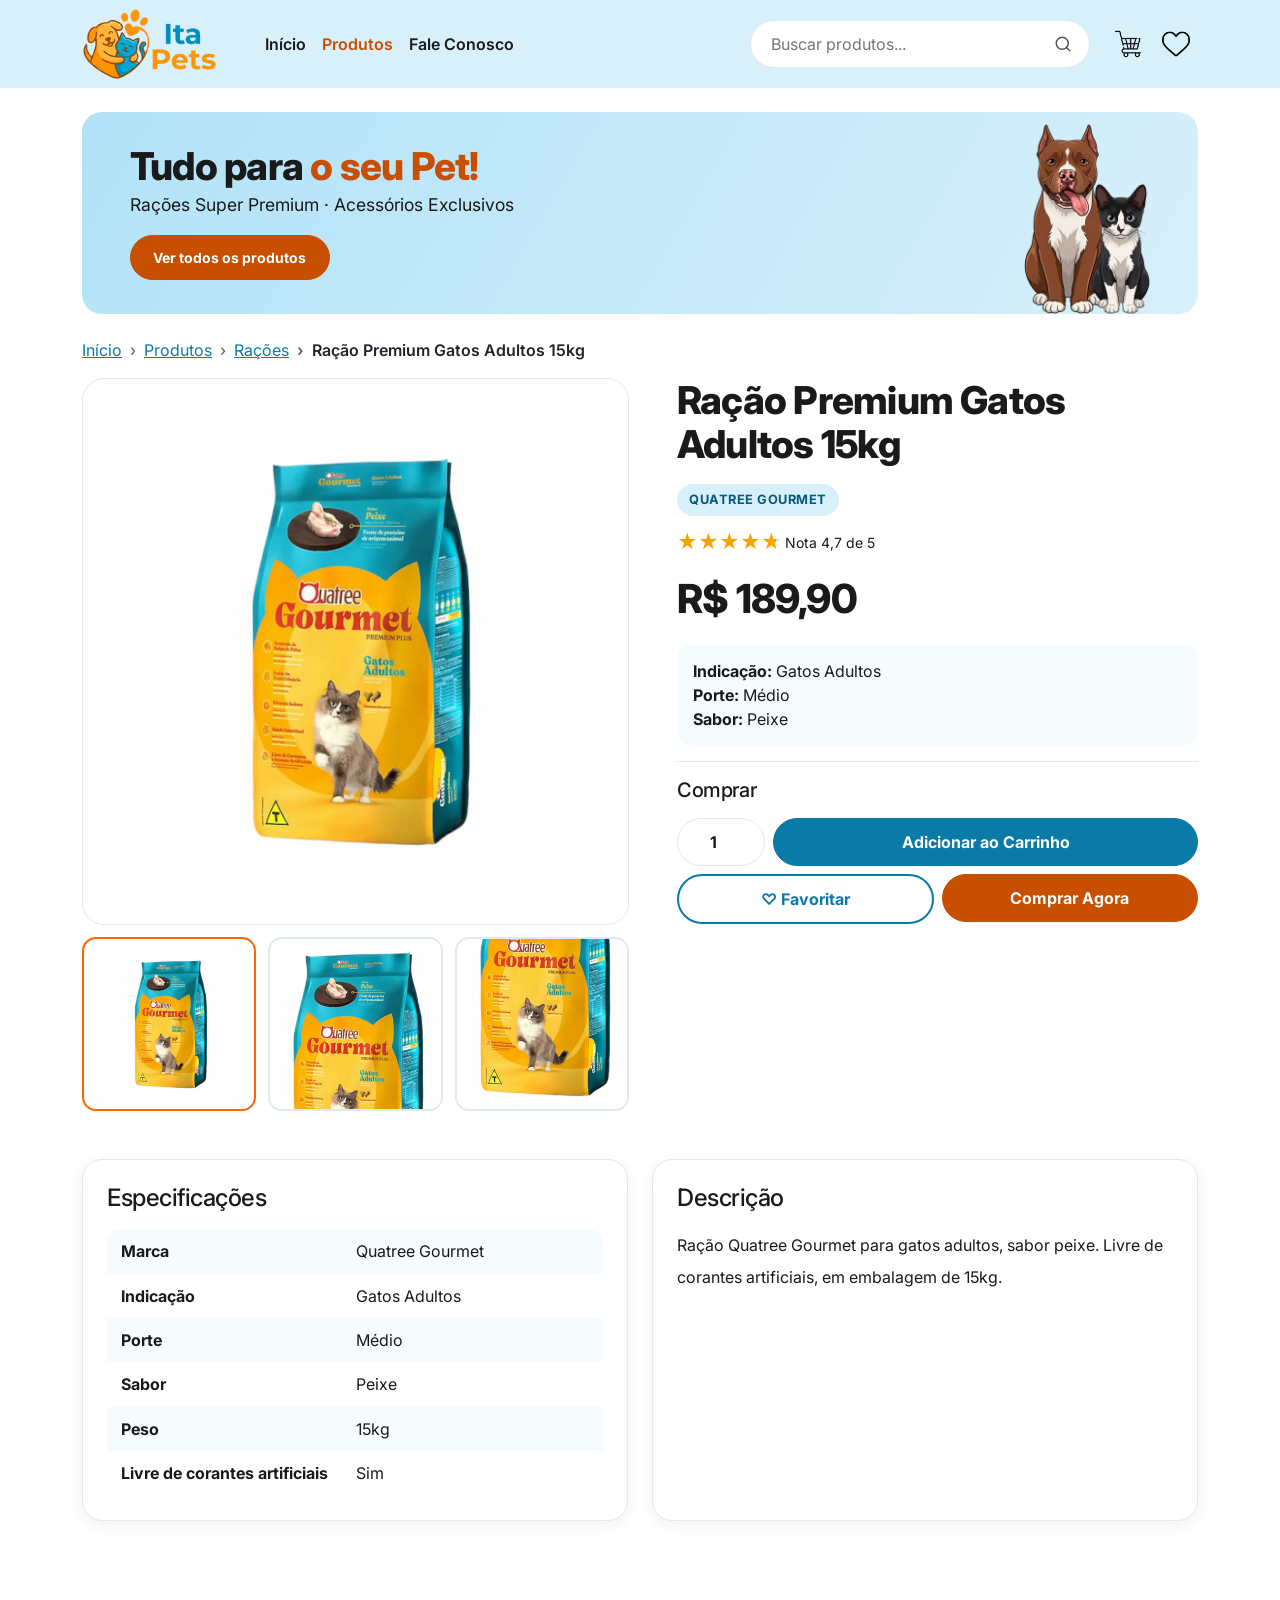
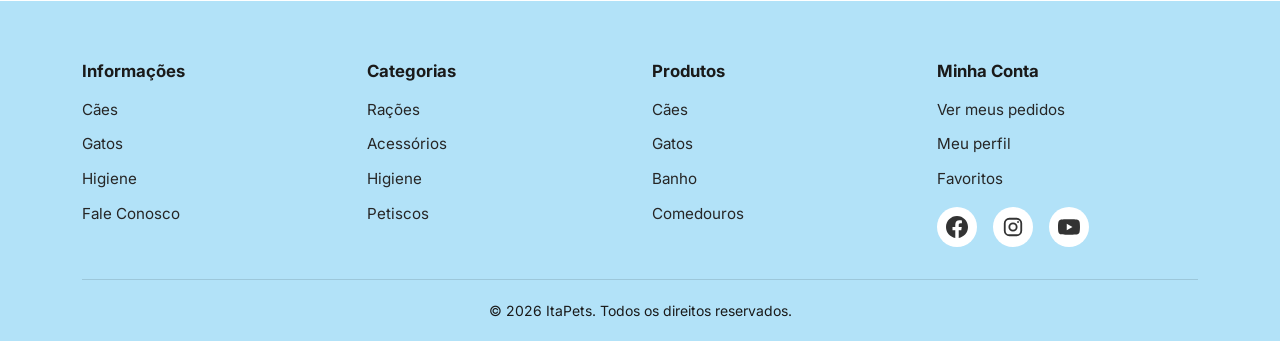
<file: produtos/racao-premium-gatos-adultos-15kg.html>
<!doctype html>
<html lang="pt-BR">
  <head>
    <meta charset="utf-8" />
    <meta name="viewport" content="width=device-width, initial-scale=1" />
    <title>Ração Premium Gatos Adultos 15kg — ItaPets</title>
    <meta
      name="description"
      content="Ração Quatree Gourmet para gatos adultos, sabor peixe. Livre de corantes artificiais, em embalagem de 15kg."
    />
    <meta name="theme-color" content="#d7f0fa" />
    <link
      rel="icon"
      href="../imagens/icone-site.ico"
      sizes="16x16 32x32 48x48"
    />
    <link
      rel="icon"
      type="image/png"
      href="../imagens/icone-192.png"
      sizes="192x192"
    />
    <link rel="apple-touch-icon" href="../imagens/apple-touch-icon.png" />
    <link rel="preconnect" href="https://fonts.googleapis.com" />
    <link rel="preconnect" href="https://fonts.gstatic.com" crossorigin />
    <link
      rel="stylesheet"
      href="https://fonts.googleapis.com/css2?family=Inter:wght@400;600;700;800&amp;display=swap"
    />
    <link
      rel="stylesheet"
      href="https://cdn.jsdelivr.net/npm/bootstrap@5.3.3/dist/css/bootstrap.min.css"
      integrity="sha384-QWTKZyjpPEjISv5WaRU9OFeRpok6YctnYmDr5pNlyT2bRjXh0JMhjY6hW+ALEwIH"
      crossorigin="anonymous"
    />
    <link rel="stylesheet" href="../style.css" />
    <script
      src="https://cdn.jsdelivr.net/npm/bootstrap@5.3.3/dist/js/bootstrap.bundle.min.js"
      integrity="sha384-YvpcrYf0tY3lHB60NNkmXc5s9fDVZLESaAA55NDzOxhy9GkcIdslK1eN7N6jIeHz"
      crossorigin="anonymous"
      defer
    ></script>
  </head>
  <body>
    <a class="u-pular-conteudo" href="#conteudo">Pular para o conteúdo</a>

    <header class="cabecalho sticky-top">
      <nav class="navbar navbar-expand-lg py-2" aria-label="Menu principal">
        <div class="container-xl">
          <a class="navbar-brand cabecalho__marca py-0" href="../index.html"
            ><img
              src="../imagens/logo-itapets.png"
              alt="ItaPets — página inicial"
              width="400"
              height="214"
          /></a>
          <div class="d-flex align-items-center gap-1 order-lg-last">
            <a class="cabecalho__icone" href="#comprar"
              ><img
                src="../imagens/carrinho-compras.png"
                alt="Carrinho de compras"
                width="100"
                height="100"
            /></a>
            <a class="cabecalho__icone" href="#comprar"
              ><img
                src="../imagens/favoritos.png"
                alt="Favoritos"
                width="100"
                height="100"
            /></a>
            <button
              class="navbar-toggler ms-1"
              type="button"
              data-bs-toggle="collapse"
              data-bs-target="#menu-principal"
              aria-controls="menu-principal"
              aria-expanded="false"
              aria-label="Abrir menu"
            >
              <span class="navbar-toggler-icon"></span>
            </button>
          </div>
          <div class="collapse navbar-collapse" id="menu-principal">
            <ul class="navbar-nav ms-lg-4 me-lg-auto py-3 py-lg-0">
              <li class="nav-item">
                <a class="nav-link" href="../index.html">Início</a>
              </li>
              <li class="nav-item">
                <a class="nav-link active" href="../produtos.html">Produtos</a>
              </li>
              <li class="nav-item">
                <a class="nav-link" href="../contato.html">Fale Conosco</a>
              </li>
            </ul>
            <form
              class="busca mb-3 mb-lg-0 me-lg-3"
              role="search"
              action="../produtos.html"
            >
              <input
                class="busca__campo"
                type="search"
                name="busca"
                placeholder="Buscar produtos..."
                aria-label="Buscar produtos"
              />
              <button class="busca__botao" type="submit" aria-label="Buscar">
                <svg
                  width="18"
                  height="18"
                  viewBox="0 0 24 24"
                  fill="none"
                  stroke="currentColor"
                  stroke-width="2"
                  stroke-linecap="round"
                  aria-hidden="true"
                >
                  <circle cx="11" cy="11" r="8" />
                  <line x1="21" y1="21" x2="16.65" y2="16.65" />
                </svg>
              </button>
            </form>
          </div>
        </div>
      </nav>
    </header>

    <main id="conteudo" tabindex="-1" class="container-xl pt-3 pt-md-4">
      <div class="banner">
        <div class="banner__texto">
          <p class="banner__titulo">
            Tudo para <span class="banner__destaque">o seu Pet!</span>
          </p>
          <p class="banner__subtitulo">
            Rações Super Premium · Acessórios Exclusivos
          </p>
          <a
            class="btn btn--laranja btn-sm mt-3 d-none d-sm-inline-block"
            href="../produtos.html"
            >Ver todos os produtos</a
          >
        </div>
        <img
          class="banner__imagem"
          src="../imagens/banner-pets.png"
          alt=""
          width="520"
          height="785"
        />
      </div>

      <nav class="mt-4" aria-label="Você está em">
        <ol class="breadcrumb small">
          <li class="breadcrumb-item"><a href="../index.html">Início</a></li>
          <li class="breadcrumb-item">
            <a href="../produtos.html">Produtos</a>
          </li>
          <li class="breadcrumb-item">
            <a href="../produtos.html#racoes">Rações</a>
          </li>
          <li
            class="breadcrumb-item active fw-semibold text-body"
            aria-current="page"
          >
            Ração Premium Gatos Adultos 15kg
          </li>
        </ol>
      </nav>

      <div class="produto">
        <h1 class="produto__titulo">Ração Premium Gatos Adultos 15kg</h1>

        <div class="produto__galeria galeria">
          <input
            type="radio"
            class="btn-check"
            name="vista"
            id="vista-1"
            checked
          />
          <input type="radio" class="btn-check" name="vista" id="vista-2" />
          <input type="radio" class="btn-check" name="vista" id="vista-3" />
          <div class="galeria__principal">
            <img
              src="racao-premium-gatos-adultos-15kg.webp"
              alt="Pacote de ração Quatree Gourmet para gatos adultos"
              width="600"
              height="600"
              fetchpriority="high"
            />
          </div>
          <div class="galeria__miniaturas">
            <label class="galeria__miniatura" for="vista-1"
              ><img
                src="racao-premium-gatos-adultos-15kg.webp"
                alt=""
                width="150"
                height="150"
              /><span class="visually-hidden">Ver foto inteira</span></label
            >
            <label
              class="galeria__miniatura galeria__miniatura--topo"
              for="vista-2"
              ><img
                src="racao-premium-gatos-adultos-15kg.webp"
                alt=""
                width="150"
                height="150"
              /><span class="visually-hidden">Ver detalhe de cima</span></label
            >
            <label
              class="galeria__miniatura galeria__miniatura--base"
              for="vista-3"
              ><img
                src="racao-premium-gatos-adultos-15kg.webp"
                alt=""
                width="150"
                height="150"
              /><span class="visually-hidden">Ver detalhe de baixo</span></label
            >
          </div>
        </div>

        <div class="produto__info d-flex flex-column gap-3">
          <p class="produto__marca align-self-start mb-0">Quatree Gourmet</p>
          <p class="d-flex align-items-center gap-2 mb-0 small">
            <span
              class="estrelas estrelas--grande"
              style="--nota: 4.7"
              aria-hidden="true"
            ></span
            >Nota 4,7 de 5
          </p>
          <p class="produto__preco mb-0">R$ 189,90</p>
          <ul class="produto__resumo u-lista-limpa">
            <li><strong>Indicação:</strong> Gatos Adultos</li>
            <li><strong>Porte:</strong> Médio</li>
            <li><strong>Sabor:</strong> Peixe</li>
          </ul>

          <form
            class="border-top pt-3"
            id="comprar"
            aria-labelledby="comprar-titulo"
          >
            <h2 class="h5 mb-3" id="comprar-titulo">Comprar</h2>
            <div class="d-flex gap-2 mb-2">
              <label class="visually-hidden" for="quantidade">Quantidade</label>
              <input
                class="form-control produto__quantidade"
                type="number"
                id="quantidade"
                name="quantidade"
                min="1"
                max="20"
                value="1"
              />
              <input type="checkbox" class="btn-check" id="add-carrinho" />
              <label class="btn btn--azul flex-grow-1" for="add-carrinho"
                ><span class="u-texto-inativo">Adicionar ao Carrinho</span
                ><span class="u-texto-ativo">Adicionado ✓</span></label
              >
            </div>
            <div class="row g-2">
              <div class="col-sm-6">
                <input type="checkbox" class="btn-check" id="favoritar" />
                <label class="btn btn--contorno w-100" for="favoritar"
                  ><span class="u-texto-inativo">♡ Favoritar</span
                  ><span class="u-texto-ativo">♥ Favoritado</span></label
                >
              </div>
              <div class="col-sm-6">
                <button class="btn btn--laranja w-100" type="button">
                  Comprar Agora
                </button>
              </div>
            </div>
          </form>
        </div>
      </div>

      <div class="row g-4 mt-2 mt-lg-4">
        <section class="col-lg-6">
          <div class="u-cartao h-100 p-4">
            <h2 class="h4 mb-3">Especificações</h2>
            <dl class="ficha">
              <dt class="ficha__termo">Marca</dt>
              <dd class="ficha__valor">Quatree Gourmet</dd>
              <dt class="ficha__termo">Indicação</dt>
              <dd class="ficha__valor">Gatos Adultos</dd>
              <dt class="ficha__termo">Porte</dt>
              <dd class="ficha__valor">Médio</dd>
              <dt class="ficha__termo">Sabor</dt>
              <dd class="ficha__valor">Peixe</dd>
              <dt class="ficha__termo">Peso</dt>
              <dd class="ficha__valor">15kg</dd>
              <dt class="ficha__termo">Livre de corantes artificiais</dt>
              <dd class="ficha__valor">Sim</dd>
            </dl>
          </div>
        </section>
        <section class="col-lg-6">
          <div class="u-cartao h-100 p-4">
            <h2 class="h4 mb-3">Descrição</h2>
            <p class="mb-0 lh-lg">
              Ração Quatree Gourmet para gatos adultos, sabor peixe. Livre de
              corantes artificiais, em embalagem de 15kg.
            </p>
          </div>
        </section>
      </div>
    </main>

    <footer class="rodape">
      <div class="container-xl">
        <div class="row g-4">
          <div class="col-6 col-md-3">
            <h2 class="rodape__titulo">Informações</h2>
            <ul class="u-lista-limpa">
              <li class="rodape__item">
                <a class="rodape__link" href="../produtos.html#caes">Cães</a>
              </li>
              <li class="rodape__item">
                <a class="rodape__link" href="../produtos.html#gatos">Gatos</a>
              </li>
              <li class="rodape__item">
                <a class="rodape__link" href="../produtos.html#higiene"
                  >Higiene</a
                >
              </li>
              <li class="rodape__item">
                <a class="rodape__link" href="../contato.html">Fale Conosco</a>
              </li>
            </ul>
          </div>
          <div class="col-6 col-md-3">
            <h2 class="rodape__titulo">Categorias</h2>
            <ul class="u-lista-limpa">
              <li class="rodape__item">
                <a class="rodape__link" href="../produtos.html#racoes"
                  >Rações</a
                >
              </li>
              <li class="rodape__item">
                <a class="rodape__link" href="../produtos.html#coleiras"
                  >Acessórios</a
                >
              </li>
              <li class="rodape__item">
                <a class="rodape__link" href="../produtos.html#higiene"
                  >Higiene</a
                >
              </li>
              <li class="rodape__item">
                <a class="rodape__link" href="../produtos.html#petiscos"
                  >Petiscos</a
                >
              </li>
            </ul>
          </div>
          <div class="col-6 col-md-3">
            <h2 class="rodape__titulo">Produtos</h2>
            <ul class="u-lista-limpa">
              <li class="rodape__item">
                <a class="rodape__link" href="../produtos.html#caes">Cães</a>
              </li>
              <li class="rodape__item">
                <a class="rodape__link" href="../produtos.html#gatos">Gatos</a>
              </li>
              <li class="rodape__item">
                <a class="rodape__link" href="../produtos.html#limpeza"
                  >Banho</a
                >
              </li>
              <li class="rodape__item">
                <a class="rodape__link" href="../produtos.html#comedouros"
                  >Comedouros</a
                >
              </li>
            </ul>
          </div>
          <div class="col-6 col-md-3">
            <h2 class="rodape__titulo">Minha Conta</h2>
            <ul class="u-lista-limpa">
              <li class="rodape__item">
                <a class="rodape__link" href="../contato.html"
                  >Ver meus pedidos</a
                >
              </li>
              <li class="rodape__item">
                <a class="rodape__link" href="../contato.html">Meu perfil</a>
              </li>
              <li class="rodape__item">
                <a class="rodape__link" href="../produtos.html">Favoritos</a>
              </li>
            </ul>
            <div class="d-flex gap-3 mt-3">
              <a
                class="rodape__social"
                href="https://www.facebook.com/"
                aria-label="Facebook"
                ><svg
                  width="22"
                  height="22"
                  viewBox="0 0 24 24"
                  fill="currentColor"
                  aria-hidden="true"
                >
                  <path
                    d="M24 12.073c0-6.627-5.373-12-12-12s-12 5.373-12 12c0 5.99 4.388 10.954 10.125 11.854v-8.385H7.078v-3.47h3.047V9.43c0-3.007 1.792-4.669 4.533-4.669 1.312 0 2.686.235 2.686.235v2.953H15.83c-1.491 0-1.956.925-1.956 1.874v2.25h3.328l-.532 3.47h-2.796v8.385C19.612 23.027 24 18.062 24 12.073z"
                  /></svg
              ></a>
              <a
                class="rodape__social"
                href="https://www.instagram.com/"
                aria-label="Instagram"
                ><svg
                  width="22"
                  height="22"
                  viewBox="0 0 24 24"
                  fill="none"
                  stroke="currentColor"
                  stroke-width="2"
                  aria-hidden="true"
                >
                  <rect x="3" y="3" width="18" height="18" rx="5" />
                  <circle cx="12" cy="12" r="4" />
                  <circle
                    cx="17.5"
                    cy="6.5"
                    r="1"
                    fill="currentColor"
                    stroke="none"
                  /></svg
              ></a>
              <a
                class="rodape__social"
                href="https://www.youtube.com/"
                aria-label="YouTube"
                ><svg
                  width="22"
                  height="22"
                  viewBox="0 0 24 24"
                  fill="currentColor"
                  aria-hidden="true"
                >
                  <path
                    d="M23.498 6.186a3.016 3.016 0 0 0-2.122-2.136C19.505 3.545 12 3.545 12 3.545s-7.505 0-9.377.505A3.017 3.017 0 0 0 .502 6.186C0 8.07 0 12 0 12s0 3.93.502 5.814a3.016 3.016 0 0 0 2.122 2.136c1.871.505 9.376.505 9.376.505s7.505 0 9.377-.505a3.015 3.015 0 0 0 2.122-2.136C24 15.93 24 12 24 12s0-3.930-.502-5.814zM9.545 15.568V8.432L15.818 12l-6.273 3.568z"
                  /></svg
              ></a>
            </div>
          </div>
        </div>
        <p class="rodape__base mb-0">
          &copy; 2026 ItaPets. Todos os direitos reservados.
        </p>
      </div>
    </footer>
  </body>
</html>
</file>
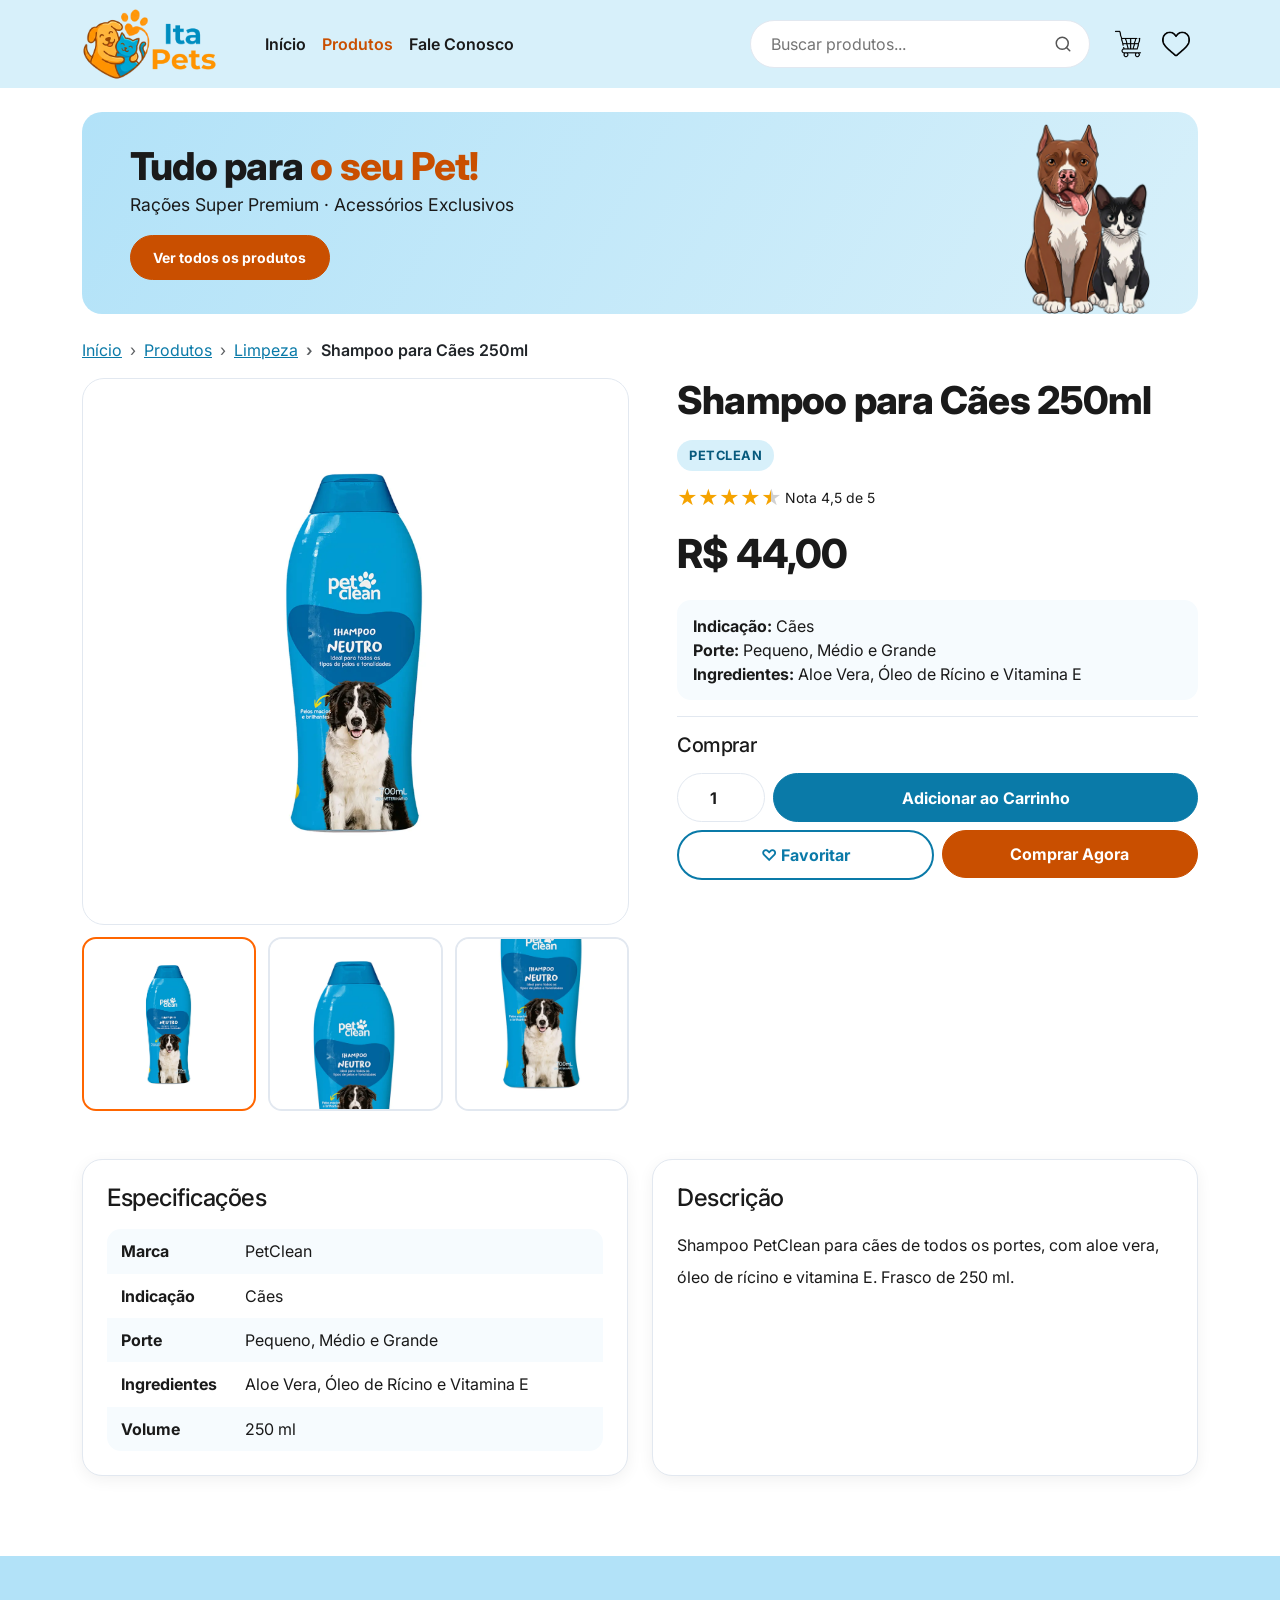
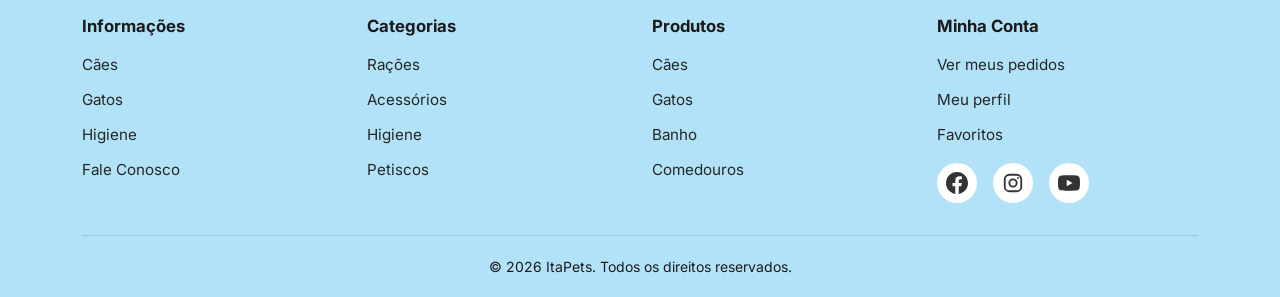
<file: produtos/shampoo-caes-250ml.html>
<!doctype html>
<html lang="pt-BR">
  <head>
    <meta charset="utf-8" />
    <meta name="viewport" content="width=device-width, initial-scale=1" />
    <title>Shampoo para Cães 250ml — ItaPets</title>
    <meta
      name="description"
      content="Shampoo PetClean para cães de todos os portes, com aloe vera, óleo de rícino e vitamina E. Frasco de 250 ml."
    />
    <meta name="theme-color" content="#d7f0fa" />
    <link
      rel="icon"
      href="../imagens/icone-site.ico"
      sizes="16x16 32x32 48x48"
    />
    <link
      rel="icon"
      type="image/png"
      href="../imagens/icone-192.png"
      sizes="192x192"
    />
    <link rel="apple-touch-icon" href="../imagens/apple-touch-icon.png" />
    <link rel="preconnect" href="https://fonts.googleapis.com" />
    <link rel="preconnect" href="https://fonts.gstatic.com" crossorigin />
    <link
      rel="stylesheet"
      href="https://fonts.googleapis.com/css2?family=Inter:wght@400;600;700;800&amp;display=swap"
    />
    <link
      rel="stylesheet"
      href="https://cdn.jsdelivr.net/npm/bootstrap@5.3.3/dist/css/bootstrap.min.css"
      integrity="sha384-QWTKZyjpPEjISv5WaRU9OFeRpok6YctnYmDr5pNlyT2bRjXh0JMhjY6hW+ALEwIH"
      crossorigin="anonymous"
    />
    <link rel="stylesheet" href="../style.css" />
    <script
      src="https://cdn.jsdelivr.net/npm/bootstrap@5.3.3/dist/js/bootstrap.bundle.min.js"
      integrity="sha384-YvpcrYf0tY3lHB60NNkmXc5s9fDVZLESaAA55NDzOxhy9GkcIdslK1eN7N6jIeHz"
      crossorigin="anonymous"
      defer
    ></script>
  </head>
  <body>
    <a class="u-pular-conteudo" href="#conteudo">Pular para o conteúdo</a>

    <header class="cabecalho sticky-top">
      <nav class="navbar navbar-expand-lg py-2" aria-label="Menu principal">
        <div class="container-xl">
          <a class="navbar-brand cabecalho__marca py-0" href="../index.html"
            ><img
              src="../imagens/logo-itapets.png"
              alt="ItaPets — página inicial"
              width="400"
              height="214"
          /></a>
          <div class="d-flex align-items-center gap-1 order-lg-last">
            <a class="cabecalho__icone" href="#comprar"
              ><img
                src="../imagens/carrinho-compras.png"
                alt="Carrinho de compras"
                width="100"
                height="100"
            /></a>
            <a class="cabecalho__icone" href="#comprar"
              ><img
                src="../imagens/favoritos.png"
                alt="Favoritos"
                width="100"
                height="100"
            /></a>
            <button
              class="navbar-toggler ms-1"
              type="button"
              data-bs-toggle="collapse"
              data-bs-target="#menu-principal"
              aria-controls="menu-principal"
              aria-expanded="false"
              aria-label="Abrir menu"
            >
              <span class="navbar-toggler-icon"></span>
            </button>
          </div>
          <div class="collapse navbar-collapse" id="menu-principal">
            <ul class="navbar-nav ms-lg-4 me-lg-auto py-3 py-lg-0">
              <li class="nav-item">
                <a class="nav-link" href="../index.html">Início</a>
              </li>
              <li class="nav-item">
                <a class="nav-link active" href="../produtos.html">Produtos</a>
              </li>
              <li class="nav-item">
                <a class="nav-link" href="../contato.html">Fale Conosco</a>
              </li>
            </ul>
            <form
              class="busca mb-3 mb-lg-0 me-lg-3"
              role="search"
              action="../produtos.html"
            >
              <input
                class="busca__campo"
                type="search"
                name="busca"
                placeholder="Buscar produtos..."
                aria-label="Buscar produtos"
              />
              <button class="busca__botao" type="submit" aria-label="Buscar">
                <svg
                  width="18"
                  height="18"
                  viewBox="0 0 24 24"
                  fill="none"
                  stroke="currentColor"
                  stroke-width="2"
                  stroke-linecap="round"
                  aria-hidden="true"
                >
                  <circle cx="11" cy="11" r="8" />
                  <line x1="21" y1="21" x2="16.65" y2="16.65" />
                </svg>
              </button>
            </form>
          </div>
        </div>
      </nav>
    </header>

    <main id="conteudo" tabindex="-1" class="container-xl pt-3 pt-md-4">
      <div class="banner">
        <div class="banner__texto">
          <p class="banner__titulo">
            Tudo para <span class="banner__destaque">o seu Pet!</span>
          </p>
          <p class="banner__subtitulo">
            Rações Super Premium · Acessórios Exclusivos
          </p>
          <a
            class="btn btn--laranja btn-sm mt-3 d-none d-sm-inline-block"
            href="../produtos.html"
            >Ver todos os produtos</a
          >
        </div>
        <img
          class="banner__imagem"
          src="../imagens/banner-pets.png"
          alt=""
          width="520"
          height="785"
        />
      </div>

      <nav class="mt-4" aria-label="Você está em">
        <ol class="breadcrumb small">
          <li class="breadcrumb-item"><a href="../index.html">Início</a></li>
          <li class="breadcrumb-item">
            <a href="../produtos.html">Produtos</a>
          </li>
          <li class="breadcrumb-item">
            <a href="../produtos.html#limpeza">Limpeza</a>
          </li>
          <li
            class="breadcrumb-item active fw-semibold text-body"
            aria-current="page"
          >
            Shampoo para Cães 250ml
          </li>
        </ol>
      </nav>

      <div class="produto">
        <h1 class="produto__titulo">Shampoo para Cães 250ml</h1>

        <div class="produto__galeria galeria">
          <input
            type="radio"
            class="btn-check"
            name="vista"
            id="vista-1"
            checked
          />
          <input type="radio" class="btn-check" name="vista" id="vista-2" />
          <input type="radio" class="btn-check" name="vista" id="vista-3" />
          <div class="galeria__principal">
            <img
              src="shampoo-caes-250ml.webp"
              alt="Frasco de shampoo PetClean para cães"
              width="600"
              height="600"
              fetchpriority="high"
            />
          </div>
          <div class="galeria__miniaturas">
            <label class="galeria__miniatura" for="vista-1"
              ><img
                src="shampoo-caes-250ml.webp"
                alt=""
                width="150"
                height="150"
              /><span class="visually-hidden">Ver foto inteira</span></label
            >
            <label
              class="galeria__miniatura galeria__miniatura--topo"
              for="vista-2"
              ><img
                src="shampoo-caes-250ml.webp"
                alt=""
                width="150"
                height="150"
              /><span class="visually-hidden">Ver detalhe de cima</span></label
            >
            <label
              class="galeria__miniatura galeria__miniatura--base"
              for="vista-3"
              ><img
                src="shampoo-caes-250ml.webp"
                alt=""
                width="150"
                height="150"
              /><span class="visually-hidden">Ver detalhe de baixo</span></label
            >
          </div>
        </div>

        <div class="produto__info d-flex flex-column gap-3">
          <p class="produto__marca align-self-start mb-0">PetClean</p>
          <p class="d-flex align-items-center gap-2 mb-0 small">
            <span
              class="estrelas estrelas--grande"
              style="--nota: 4.5"
              aria-hidden="true"
            ></span
            >Nota 4,5 de 5
          </p>
          <p class="produto__preco mb-0">R$ 44,00</p>
          <ul class="produto__resumo u-lista-limpa">
            <li><strong>Indicação:</strong> Cães</li>
            <li><strong>Porte:</strong> Pequeno, Médio e Grande</li>
            <li>
              <strong>Ingredientes:</strong> Aloe Vera, Óleo de Rícino e
              Vitamina E
            </li>
          </ul>

          <form
            class="border-top pt-3"
            id="comprar"
            aria-labelledby="comprar-titulo"
          >
            <h2 class="h5 mb-3" id="comprar-titulo">Comprar</h2>
            <div class="d-flex gap-2 mb-2">
              <label class="visually-hidden" for="quantidade">Quantidade</label>
              <input
                class="form-control produto__quantidade"
                type="number"
                id="quantidade"
                name="quantidade"
                min="1"
                max="20"
                value="1"
              />
              <input type="checkbox" class="btn-check" id="add-carrinho" />
              <label class="btn btn--azul flex-grow-1" for="add-carrinho"
                ><span class="u-texto-inativo">Adicionar ao Carrinho</span
                ><span class="u-texto-ativo">Adicionado ✓</span></label
              >
            </div>
            <div class="row g-2">
              <div class="col-sm-6">
                <input type="checkbox" class="btn-check" id="favoritar" />
                <label class="btn btn--contorno w-100" for="favoritar"
                  ><span class="u-texto-inativo">♡ Favoritar</span
                  ><span class="u-texto-ativo">♥ Favoritado</span></label
                >
              </div>
              <div class="col-sm-6">
                <button class="btn btn--laranja w-100" type="button">
                  Comprar Agora
                </button>
              </div>
            </div>
          </form>
        </div>
      </div>

      <div class="row g-4 mt-2 mt-lg-4">
        <section class="col-lg-6">
          <div class="u-cartao h-100 p-4">
            <h2 class="h4 mb-3">Especificações</h2>
            <dl class="ficha">
              <dt class="ficha__termo">Marca</dt>
              <dd class="ficha__valor">PetClean</dd>
              <dt class="ficha__termo">Indicação</dt>
              <dd class="ficha__valor">Cães</dd>
              <dt class="ficha__termo">Porte</dt>
              <dd class="ficha__valor">Pequeno, Médio e Grande</dd>
              <dt class="ficha__termo">Ingredientes</dt>
              <dd class="ficha__valor">
                Aloe Vera, Óleo de Rícino e Vitamina E
              </dd>
              <dt class="ficha__termo">Volume</dt>
              <dd class="ficha__valor">250 ml</dd>
            </dl>
          </div>
        </section>
        <section class="col-lg-6">
          <div class="u-cartao h-100 p-4">
            <h2 class="h4 mb-3">Descrição</h2>
            <p class="mb-0 lh-lg">
              Shampoo PetClean para cães de todos os portes, com aloe vera, óleo
              de rícino e vitamina E. Frasco de 250 ml.
            </p>
          </div>
        </section>
      </div>
    </main>

    <footer class="rodape">
      <div class="container-xl">
        <div class="row g-4">
          <div class="col-6 col-md-3">
            <h2 class="rodape__titulo">Informações</h2>
            <ul class="u-lista-limpa">
              <li class="rodape__item">
                <a class="rodape__link" href="../produtos.html#caes">Cães</a>
              </li>
              <li class="rodape__item">
                <a class="rodape__link" href="../produtos.html#gatos">Gatos</a>
              </li>
              <li class="rodape__item">
                <a class="rodape__link" href="../produtos.html#higiene"
                  >Higiene</a
                >
              </li>
              <li class="rodape__item">
                <a class="rodape__link" href="../contato.html">Fale Conosco</a>
              </li>
            </ul>
          </div>
          <div class="col-6 col-md-3">
            <h2 class="rodape__titulo">Categorias</h2>
            <ul class="u-lista-limpa">
              <li class="rodape__item">
                <a class="rodape__link" href="../produtos.html#racoes"
                  >Rações</a
                >
              </li>
              <li class="rodape__item">
                <a class="rodape__link" href="../produtos.html#coleiras"
                  >Acessórios</a
                >
              </li>
              <li class="rodape__item">
                <a class="rodape__link" href="../produtos.html#higiene"
                  >Higiene</a
                >
              </li>
              <li class="rodape__item">
                <a class="rodape__link" href="../produtos.html#petiscos"
                  >Petiscos</a
                >
              </li>
            </ul>
          </div>
          <div class="col-6 col-md-3">
            <h2 class="rodape__titulo">Produtos</h2>
            <ul class="u-lista-limpa">
              <li class="rodape__item">
                <a class="rodape__link" href="../produtos.html#caes">Cães</a>
              </li>
              <li class="rodape__item">
                <a class="rodape__link" href="../produtos.html#gatos">Gatos</a>
              </li>
              <li class="rodape__item">
                <a class="rodape__link" href="../produtos.html#limpeza"
                  >Banho</a
                >
              </li>
              <li class="rodape__item">
                <a class="rodape__link" href="../produtos.html#comedouros"
                  >Comedouros</a
                >
              </li>
            </ul>
          </div>
          <div class="col-6 col-md-3">
            <h2 class="rodape__titulo">Minha Conta</h2>
            <ul class="u-lista-limpa">
              <li class="rodape__item">
                <a class="rodape__link" href="../contato.html"
                  >Ver meus pedidos</a
                >
              </li>
              <li class="rodape__item">
                <a class="rodape__link" href="../contato.html">Meu perfil</a>
              </li>
              <li class="rodape__item">
                <a class="rodape__link" href="../produtos.html">Favoritos</a>
              </li>
            </ul>
            <div class="d-flex gap-3 mt-3">
              <a
                class="rodape__social"
                href="https://www.facebook.com/"
                aria-label="Facebook"
                ><svg
                  width="22"
                  height="22"
                  viewBox="0 0 24 24"
                  fill="currentColor"
                  aria-hidden="true"
                >
                  <path
                    d="M24 12.073c0-6.627-5.373-12-12-12s-12 5.373-12 12c0 5.99 4.388 10.954 10.125 11.854v-8.385H7.078v-3.47h3.047V9.43c0-3.007 1.792-4.669 4.533-4.669 1.312 0 2.686.235 2.686.235v2.953H15.83c-1.491 0-1.956.925-1.956 1.874v2.25h3.328l-.532 3.47h-2.796v8.385C19.612 23.027 24 18.062 24 12.073z"
                  /></svg
              ></a>
              <a
                class="rodape__social"
                href="https://www.instagram.com/"
                aria-label="Instagram"
                ><svg
                  width="22"
                  height="22"
                  viewBox="0 0 24 24"
                  fill="none"
                  stroke="currentColor"
                  stroke-width="2"
                  aria-hidden="true"
                >
                  <rect x="3" y="3" width="18" height="18" rx="5" />
                  <circle cx="12" cy="12" r="4" />
                  <circle
                    cx="17.5"
                    cy="6.5"
                    r="1"
                    fill="currentColor"
                    stroke="none"
                  /></svg
              ></a>
              <a
                class="rodape__social"
                href="https://www.youtube.com/"
                aria-label="YouTube"
                ><svg
                  width="22"
                  height="22"
                  viewBox="0 0 24 24"
                  fill="currentColor"
                  aria-hidden="true"
                >
                  <path
                    d="M23.498 6.186a3.016 3.016 0 0 0-2.122-2.136C19.505 3.545 12 3.545 12 3.545s-7.505 0-9.377.505A3.017 3.017 0 0 0 .502 6.186C0 8.07 0 12 0 12s0 3.93.502 5.814a3.016 3.016 0 0 0 2.122 2.136c1.871.505 9.376.505 9.376.505s7.505 0 9.377-.505a3.015 3.015 0 0 0 2.122-2.136C24 15.93 24 12 24 12s0-3.930-.502-5.814zM9.545 15.568V8.432L15.818 12l-6.273 3.568z"
                  /></svg
              ></a>
            </div>
          </div>
        </div>
        <p class="rodape__base mb-0">
          &copy; 2026 ItaPets. Todos os direitos reservados.
        </p>
      </div>
    </footer>
  </body>
</html>
</file>
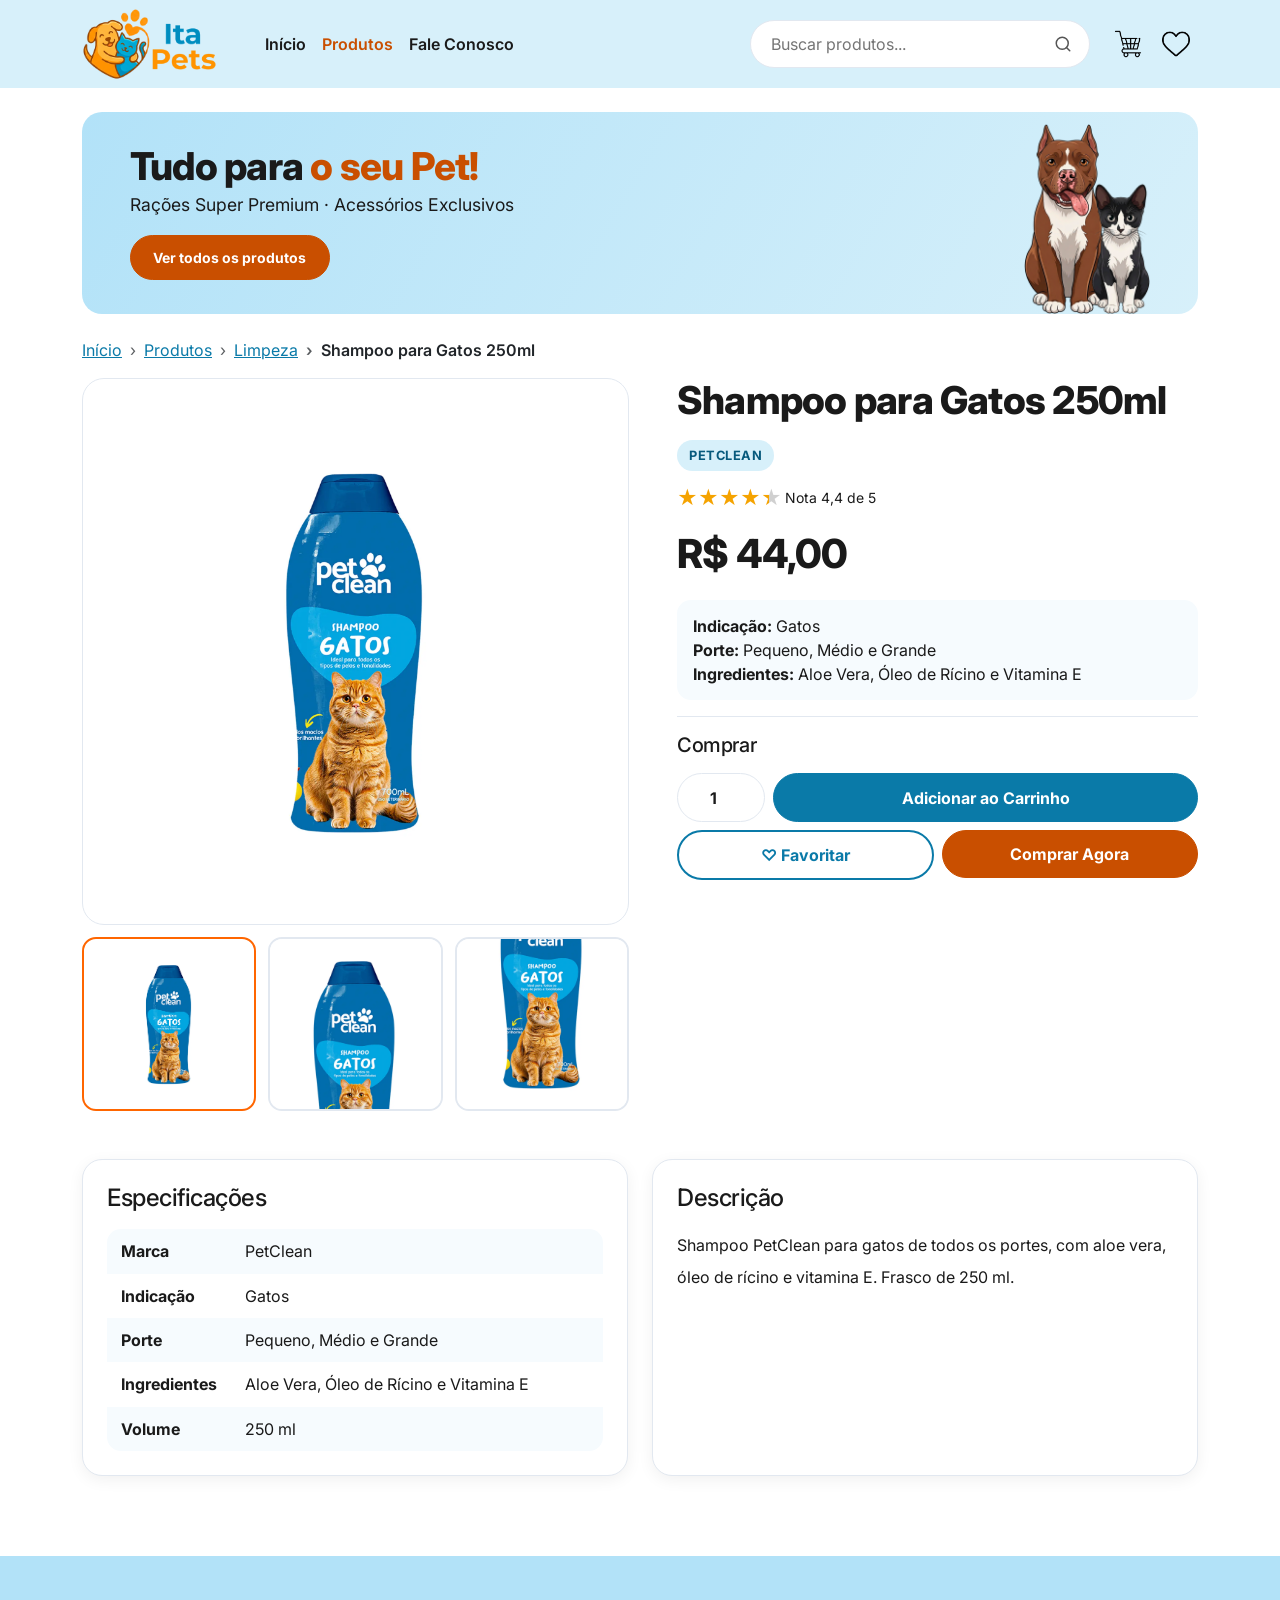
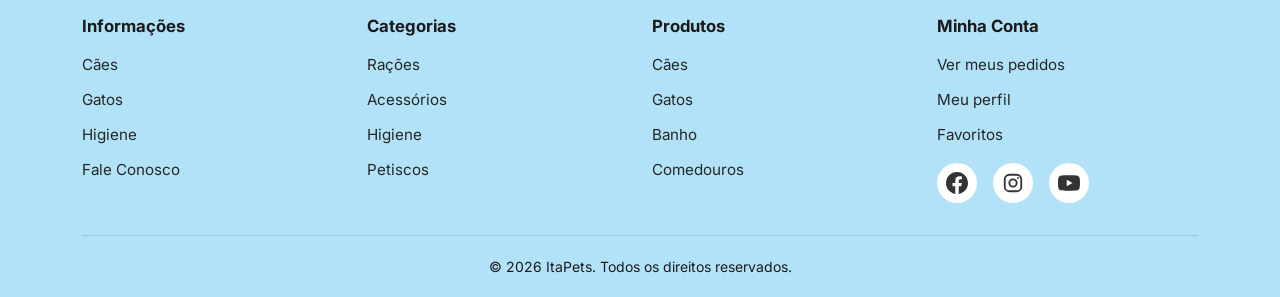
<file: produtos/shampoo-gatos-250ml.html>
<!doctype html>
<html lang="pt-BR">
  <head>
    <meta charset="utf-8" />
    <meta name="viewport" content="width=device-width, initial-scale=1" />
    <title>Shampoo para Gatos 250ml — ItaPets</title>
    <meta
      name="description"
      content="Shampoo PetClean para gatos de todos os portes, com aloe vera, óleo de rícino e vitamina E. Frasco de 250 ml."
    />
    <meta name="theme-color" content="#d7f0fa" />
    <link
      rel="icon"
      href="../imagens/icone-site.ico"
      sizes="16x16 32x32 48x48"
    />
    <link
      rel="icon"
      type="image/png"
      href="../imagens/icone-192.png"
      sizes="192x192"
    />
    <link rel="apple-touch-icon" href="../imagens/apple-touch-icon.png" />
    <link rel="preconnect" href="https://fonts.googleapis.com" />
    <link rel="preconnect" href="https://fonts.gstatic.com" crossorigin />
    <link
      rel="stylesheet"
      href="https://fonts.googleapis.com/css2?family=Inter:wght@400;600;700;800&amp;display=swap"
    />
    <link
      rel="stylesheet"
      href="https://cdn.jsdelivr.net/npm/bootstrap@5.3.3/dist/css/bootstrap.min.css"
      integrity="sha384-QWTKZyjpPEjISv5WaRU9OFeRpok6YctnYmDr5pNlyT2bRjXh0JMhjY6hW+ALEwIH"
      crossorigin="anonymous"
    />
    <link rel="stylesheet" href="../style.css" />
    <script
      src="https://cdn.jsdelivr.net/npm/bootstrap@5.3.3/dist/js/bootstrap.bundle.min.js"
      integrity="sha384-YvpcrYf0tY3lHB60NNkmXc5s9fDVZLESaAA55NDzOxhy9GkcIdslK1eN7N6jIeHz"
      crossorigin="anonymous"
      defer
    ></script>
  </head>
  <body>
    <a class="u-pular-conteudo" href="#conteudo">Pular para o conteúdo</a>

    <header class="cabecalho sticky-top">
      <nav class="navbar navbar-expand-lg py-2" aria-label="Menu principal">
        <div class="container-xl">
          <a class="navbar-brand cabecalho__marca py-0" href="../index.html"
            ><img
              src="../imagens/logo-itapets.png"
              alt="ItaPets — página inicial"
              width="400"
              height="214"
          /></a>
          <div class="d-flex align-items-center gap-1 order-lg-last">
            <a class="cabecalho__icone" href="#comprar"
              ><img
                src="../imagens/carrinho-compras.png"
                alt="Carrinho de compras"
                width="100"
                height="100"
            /></a>
            <a class="cabecalho__icone" href="#comprar"
              ><img
                src="../imagens/favoritos.png"
                alt="Favoritos"
                width="100"
                height="100"
            /></a>
            <button
              class="navbar-toggler ms-1"
              type="button"
              data-bs-toggle="collapse"
              data-bs-target="#menu-principal"
              aria-controls="menu-principal"
              aria-expanded="false"
              aria-label="Abrir menu"
            >
              <span class="navbar-toggler-icon"></span>
            </button>
          </div>
          <div class="collapse navbar-collapse" id="menu-principal">
            <ul class="navbar-nav ms-lg-4 me-lg-auto py-3 py-lg-0">
              <li class="nav-item">
                <a class="nav-link" href="../index.html">Início</a>
              </li>
              <li class="nav-item">
                <a class="nav-link active" href="../produtos.html">Produtos</a>
              </li>
              <li class="nav-item">
                <a class="nav-link" href="../contato.html">Fale Conosco</a>
              </li>
            </ul>
            <form
              class="busca mb-3 mb-lg-0 me-lg-3"
              role="search"
              action="../produtos.html"
            >
              <input
                class="busca__campo"
                type="search"
                name="busca"
                placeholder="Buscar produtos..."
                aria-label="Buscar produtos"
              />
              <button class="busca__botao" type="submit" aria-label="Buscar">
                <svg
                  width="18"
                  height="18"
                  viewBox="0 0 24 24"
                  fill="none"
                  stroke="currentColor"
                  stroke-width="2"
                  stroke-linecap="round"
                  aria-hidden="true"
                >
                  <circle cx="11" cy="11" r="8" />
                  <line x1="21" y1="21" x2="16.65" y2="16.65" />
                </svg>
              </button>
            </form>
          </div>
        </div>
      </nav>
    </header>

    <main id="conteudo" tabindex="-1" class="container-xl pt-3 pt-md-4">
      <div class="banner">
        <div class="banner__texto">
          <p class="banner__titulo">
            Tudo para <span class="banner__destaque">o seu Pet!</span>
          </p>
          <p class="banner__subtitulo">
            Rações Super Premium · Acessórios Exclusivos
          </p>
          <a
            class="btn btn--laranja btn-sm mt-3 d-none d-sm-inline-block"
            href="../produtos.html"
            >Ver todos os produtos</a
          >
        </div>
        <img
          class="banner__imagem"
          src="../imagens/banner-pets.png"
          alt=""
          width="520"
          height="785"
        />
      </div>

      <nav class="mt-4" aria-label="Você está em">
        <ol class="breadcrumb small">
          <li class="breadcrumb-item"><a href="../index.html">Início</a></li>
          <li class="breadcrumb-item">
            <a href="../produtos.html">Produtos</a>
          </li>
          <li class="breadcrumb-item">
            <a href="../produtos.html#limpeza">Limpeza</a>
          </li>
          <li
            class="breadcrumb-item active fw-semibold text-body"
            aria-current="page"
          >
            Shampoo para Gatos 250ml
          </li>
        </ol>
      </nav>

      <div class="produto">
        <h1 class="produto__titulo">Shampoo para Gatos 250ml</h1>

        <div class="produto__galeria galeria">
          <input
            type="radio"
            class="btn-check"
            name="vista"
            id="vista-1"
            checked
          />
          <input type="radio" class="btn-check" name="vista" id="vista-2" />
          <input type="radio" class="btn-check" name="vista" id="vista-3" />
          <div class="galeria__principal">
            <img
              src="shampoo-gatos-250ml.webp"
              alt="Frasco de shampoo PetClean para gatos"
              width="600"
              height="600"
              fetchpriority="high"
            />
          </div>
          <div class="galeria__miniaturas">
            <label class="galeria__miniatura" for="vista-1"
              ><img
                src="shampoo-gatos-250ml.webp"
                alt=""
                width="150"
                height="150"
              /><span class="visually-hidden">Ver foto inteira</span></label
            >
            <label
              class="galeria__miniatura galeria__miniatura--topo"
              for="vista-2"
              ><img
                src="shampoo-gatos-250ml.webp"
                alt=""
                width="150"
                height="150"
              /><span class="visually-hidden">Ver detalhe de cima</span></label
            >
            <label
              class="galeria__miniatura galeria__miniatura--base"
              for="vista-3"
              ><img
                src="shampoo-gatos-250ml.webp"
                alt=""
                width="150"
                height="150"
              /><span class="visually-hidden">Ver detalhe de baixo</span></label
            >
          </div>
        </div>

        <div class="produto__info d-flex flex-column gap-3">
          <p class="produto__marca align-self-start mb-0">PetClean</p>
          <p class="d-flex align-items-center gap-2 mb-0 small">
            <span
              class="estrelas estrelas--grande"
              style="--nota: 4.4"
              aria-hidden="true"
            ></span
            >Nota 4,4 de 5
          </p>
          <p class="produto__preco mb-0">R$ 44,00</p>
          <ul class="produto__resumo u-lista-limpa">
            <li><strong>Indicação:</strong> Gatos</li>
            <li><strong>Porte:</strong> Pequeno, Médio e Grande</li>
            <li>
              <strong>Ingredientes:</strong> Aloe Vera, Óleo de Rícino e
              Vitamina E
            </li>
          </ul>

          <form
            class="border-top pt-3"
            id="comprar"
            aria-labelledby="comprar-titulo"
          >
            <h2 class="h5 mb-3" id="comprar-titulo">Comprar</h2>
            <div class="d-flex gap-2 mb-2">
              <label class="visually-hidden" for="quantidade">Quantidade</label>
              <input
                class="form-control produto__quantidade"
                type="number"
                id="quantidade"
                name="quantidade"
                min="1"
                max="20"
                value="1"
              />
              <input type="checkbox" class="btn-check" id="add-carrinho" />
              <label class="btn btn--azul flex-grow-1" for="add-carrinho"
                ><span class="u-texto-inativo">Adicionar ao Carrinho</span
                ><span class="u-texto-ativo">Adicionado ✓</span></label
              >
            </div>
            <div class="row g-2">
              <div class="col-sm-6">
                <input type="checkbox" class="btn-check" id="favoritar" />
                <label class="btn btn--contorno w-100" for="favoritar"
                  ><span class="u-texto-inativo">♡ Favoritar</span
                  ><span class="u-texto-ativo">♥ Favoritado</span></label
                >
              </div>
              <div class="col-sm-6">
                <button class="btn btn--laranja w-100" type="button">
                  Comprar Agora
                </button>
              </div>
            </div>
          </form>
        </div>
      </div>

      <div class="row g-4 mt-2 mt-lg-4">
        <section class="col-lg-6">
          <div class="u-cartao h-100 p-4">
            <h2 class="h4 mb-3">Especificações</h2>
            <dl class="ficha">
              <dt class="ficha__termo">Marca</dt>
              <dd class="ficha__valor">PetClean</dd>
              <dt class="ficha__termo">Indicação</dt>
              <dd class="ficha__valor">Gatos</dd>
              <dt class="ficha__termo">Porte</dt>
              <dd class="ficha__valor">Pequeno, Médio e Grande</dd>
              <dt class="ficha__termo">Ingredientes</dt>
              <dd class="ficha__valor">
                Aloe Vera, Óleo de Rícino e Vitamina E
              </dd>
              <dt class="ficha__termo">Volume</dt>
              <dd class="ficha__valor">250 ml</dd>
            </dl>
          </div>
        </section>
        <section class="col-lg-6">
          <div class="u-cartao h-100 p-4">
            <h2 class="h4 mb-3">Descrição</h2>
            <p class="mb-0 lh-lg">
              Shampoo PetClean para gatos de todos os portes, com aloe vera,
              óleo de rícino e vitamina E. Frasco de 250 ml.
            </p>
          </div>
        </section>
      </div>
    </main>

    <footer class="rodape">
      <div class="container-xl">
        <div class="row g-4">
          <div class="col-6 col-md-3">
            <h2 class="rodape__titulo">Informações</h2>
            <ul class="u-lista-limpa">
              <li class="rodape__item">
                <a class="rodape__link" href="../produtos.html#caes">Cães</a>
              </li>
              <li class="rodape__item">
                <a class="rodape__link" href="../produtos.html#gatos">Gatos</a>
              </li>
              <li class="rodape__item">
                <a class="rodape__link" href="../produtos.html#higiene"
                  >Higiene</a
                >
              </li>
              <li class="rodape__item">
                <a class="rodape__link" href="../contato.html">Fale Conosco</a>
              </li>
            </ul>
          </div>
          <div class="col-6 col-md-3">
            <h2 class="rodape__titulo">Categorias</h2>
            <ul class="u-lista-limpa">
              <li class="rodape__item">
                <a class="rodape__link" href="../produtos.html#racoes"
                  >Rações</a
                >
              </li>
              <li class="rodape__item">
                <a class="rodape__link" href="../produtos.html#coleiras"
                  >Acessórios</a
                >
              </li>
              <li class="rodape__item">
                <a class="rodape__link" href="../produtos.html#higiene"
                  >Higiene</a
                >
              </li>
              <li class="rodape__item">
                <a class="rodape__link" href="../produtos.html#petiscos"
                  >Petiscos</a
                >
              </li>
            </ul>
          </div>
          <div class="col-6 col-md-3">
            <h2 class="rodape__titulo">Produtos</h2>
            <ul class="u-lista-limpa">
              <li class="rodape__item">
                <a class="rodape__link" href="../produtos.html#caes">Cães</a>
              </li>
              <li class="rodape__item">
                <a class="rodape__link" href="../produtos.html#gatos">Gatos</a>
              </li>
              <li class="rodape__item">
                <a class="rodape__link" href="../produtos.html#limpeza"
                  >Banho</a
                >
              </li>
              <li class="rodape__item">
                <a class="rodape__link" href="../produtos.html#comedouros"
                  >Comedouros</a
                >
              </li>
            </ul>
          </div>
          <div class="col-6 col-md-3">
            <h2 class="rodape__titulo">Minha Conta</h2>
            <ul class="u-lista-limpa">
              <li class="rodape__item">
                <a class="rodape__link" href="../contato.html"
                  >Ver meus pedidos</a
                >
              </li>
              <li class="rodape__item">
                <a class="rodape__link" href="../contato.html">Meu perfil</a>
              </li>
              <li class="rodape__item">
                <a class="rodape__link" href="../produtos.html">Favoritos</a>
              </li>
            </ul>
            <div class="d-flex gap-3 mt-3">
              <a
                class="rodape__social"
                href="https://www.facebook.com/"
                aria-label="Facebook"
                ><svg
                  width="22"
                  height="22"
                  viewBox="0 0 24 24"
                  fill="currentColor"
                  aria-hidden="true"
                >
                  <path
                    d="M24 12.073c0-6.627-5.373-12-12-12s-12 5.373-12 12c0 5.99 4.388 10.954 10.125 11.854v-8.385H7.078v-3.47h3.047V9.43c0-3.007 1.792-4.669 4.533-4.669 1.312 0 2.686.235 2.686.235v2.953H15.83c-1.491 0-1.956.925-1.956 1.874v2.25h3.328l-.532 3.47h-2.796v8.385C19.612 23.027 24 18.062 24 12.073z"
                  /></svg
              ></a>
              <a
                class="rodape__social"
                href="https://www.instagram.com/"
                aria-label="Instagram"
                ><svg
                  width="22"
                  height="22"
                  viewBox="0 0 24 24"
                  fill="none"
                  stroke="currentColor"
                  stroke-width="2"
                  aria-hidden="true"
                >
                  <rect x="3" y="3" width="18" height="18" rx="5" />
                  <circle cx="12" cy="12" r="4" />
                  <circle
                    cx="17.5"
                    cy="6.5"
                    r="1"
                    fill="currentColor"
                    stroke="none"
                  /></svg
              ></a>
              <a
                class="rodape__social"
                href="https://www.youtube.com/"
                aria-label="YouTube"
                ><svg
                  width="22"
                  height="22"
                  viewBox="0 0 24 24"
                  fill="currentColor"
                  aria-hidden="true"
                >
                  <path
                    d="M23.498 6.186a3.016 3.016 0 0 0-2.122-2.136C19.505 3.545 12 3.545 12 3.545s-7.505 0-9.377.505A3.017 3.017 0 0 0 .502 6.186C0 8.07 0 12 0 12s0 3.93.502 5.814a3.016 3.016 0 0 0 2.122 2.136c1.871.505 9.376.505 9.376.505s7.505 0 9.377-.505a3.015 3.015 0 0 0 2.122-2.136C24 15.93 24 12 24 12s0-3.930-.502-5.814zM9.545 15.568V8.432L15.818 12l-6.273 3.568z"
                  /></svg
              ></a>
            </div>
          </div>
        </div>
        <p class="rodape__base mb-0">
          &copy; 2026 ItaPets. Todos os direitos reservados.
        </p>
      </div>
    </footer>
  </body>
</html>
</file>
<file: style.css>
@charset "UTF-8";

:root {
  --cor-azul-claro: #d7f0fa;
  --cor-azul: #b2e2f8;
  --cor-azul-marca: #0a7aa8;
  --cor-azul-marca-escuro: #08618a;
  --cor-laranja: #ff6600;
  --cor-laranja-acao: #c94f00;
  --cor-laranja-acao-escuro: #a84200;
  --cor-verde-sucesso: #1a7f45;
  --cor-texto: #1a1a1a;
  --cor-borda: #e2e8f0;
  --cor-fundo-suave: #f6fbfe;

  --raio-pequeno: 12px;
  --raio-medio: 20px;
  --raio-pilula: 50rem;
  --altura-cabecalho: 88px;
  --sombra-suave: 0 4px 16px rgba(0, 0, 0, 0.06);
  --sombra-elevada: 0 12px 24px rgba(0, 0, 0, 0.1);

  --bs-body-font-family:
    "Inter", system-ui, -apple-system, "Segoe UI", Roboto, sans-serif;
  --bs-body-color: var(--cor-texto);
  --bs-link-color: var(--cor-azul-marca);
  --bs-link-color-rgb: 10, 122, 168;
  --bs-link-hover-color: var(--cor-laranja-acao);
  --bs-link-hover-color-rgb: 201, 79, 0;
  --bs-border-color: var(--cor-borda);
  --bs-focus-ring-color: rgba(255, 102, 0, 0.35);
  --bs-breadcrumb-divider: "›";
}

html {
  scroll-padding-top: calc(var(--altura-cabecalho) + 16px);
}

body {
  display: flex;
  flex-direction: column;
  min-height: 100vh;
  background-color: #ffffff;
}

main {
  flex: 1 0 auto;
}

main:focus {
  outline: none;
}

img,
svg {
  max-width: 100%;
  height: auto;
}

h1,
h2,
h3 {
  font-weight: 800;
  letter-spacing: -0.02em;
}

a:focus-visible,
button:focus-visible,
input:focus-visible,
select:focus-visible,
textarea:focus-visible {
  outline: 3px solid var(--cor-laranja);
  outline-offset: 3px;
}

@media (prefers-reduced-motion: reduce) {
  *,
  *::before,
  *::after {
    animation: none !important;
    transition: none !important;
    scroll-behavior: auto !important;
  }
}

.u-pular-conteudo {
  position: absolute;
  top: -100px;
  left: 16px;
  z-index: 1100;
  padding: 10px 16px;
  border-radius: var(--raio-medio);
  background: var(--cor-laranja-acao);
  color: #ffffff;
  font-weight: 700;
  text-decoration: none;
  transition: top 0.2s ease;
}

.u-pular-conteudo:focus {
  top: 12px;
  color: #ffffff;
}

.u-fundo-azul-claro {
  background-color: var(--cor-azul-claro);
}

.u-cartao {
  background: #ffffff;
  border: 1px solid var(--cor-borda);
  border-radius: var(--raio-medio);
  box-shadow: var(--sombra-suave);
}

.u-lista-limpa {
  margin: 0;
  padding: 0;
  list-style: none;
}

.u-texto-ativo {
  display: none;
}

.btn-check:checked + .btn .u-texto-inativo {
  display: none;
}

.btn-check:checked + .btn .u-texto-ativo {
  display: inline;
}

.cabecalho {
  min-height: var(--altura-cabecalho);
  background-color: var(--cor-azul-claro);
}

.cabecalho__marca img {
  width: auto;
  height: 56px;
  border-radius: var(--raio-pequeno);
}

.cabecalho__icone {
  display: inline-flex;
  align-items: center;
  justify-content: center;
  width: 44px;
  height: 44px;
  border-radius: 50%;
  transition: background-color 0.2s ease;
}

.cabecalho__icone:hover {
  background-color: #ffffff;
}

.cabecalho__icone img {
  width: 28px;
  height: 28px;
}

.cabecalho .nav-link {
  color: var(--cor-texto);
  font-weight: 600;
}

.cabecalho .nav-link:hover,
.cabecalho .nav-link.active {
  color: var(--cor-laranja-acao);
}

@media (min-width: 992px) {
  .cabecalho__marca img {
    height: 72px;
  }
}

.busca {
  display: flex;
  align-items: center;
  width: 100%;
  height: 48px;
  padding: 0 8px 0 18px;
  background: #ffffff;
  border: 1px solid var(--cor-borda);
  border-radius: var(--raio-pilula);
  transition:
    border-color 0.2s ease,
    box-shadow 0.2s ease;
}

.busca:focus-within {
  border-color: var(--cor-laranja);
  box-shadow: 0 6px 14px rgba(0, 0, 0, 0.1);
}

.busca__campo {
  flex: 1;
  min-width: 0;
  border: 0;
  background: transparent;
  font-size: 1rem;
}

.busca__campo:focus-visible {
  outline: none;
}

.busca__botao {
  display: flex;
  align-items: center;
  justify-content: center;
  width: 36px;
  height: 36px;
  border: 0;
  border-radius: 50%;
  background: transparent;
  color: #555555;
}

.busca__botao:hover {
  color: var(--cor-laranja-acao);
}

@media (min-width: 992px) {
  .busca {
    max-width: 340px;
  }
}

.btn {
  --bs-btn-font-weight: 700;
  --bs-btn-padding-y: 0.7rem;
  --bs-btn-padding-x: 1.4rem;
  --bs-btn-border-radius: var(--raio-pilula);
  transition: all 0.25s ease;
}

.btn--laranja {
  --bs-btn-color: #ffffff;
  --bs-btn-bg: var(--cor-laranja-acao);
  --bs-btn-border-color: var(--cor-laranja-acao);
  --bs-btn-hover-color: #ffffff;
  --bs-btn-hover-bg: var(--cor-laranja-acao-escuro);
  --bs-btn-hover-border-color: var(--cor-laranja-acao-escuro);
  --bs-btn-active-color: #ffffff;
  --bs-btn-active-bg: var(--cor-verde-sucesso);
  --bs-btn-active-border-color: var(--cor-verde-sucesso);
  --bs-btn-focus-shadow-rgb: 255, 102, 0;
}

.btn--azul {
  --bs-btn-color: #ffffff;
  --bs-btn-bg: var(--cor-azul-marca);
  --bs-btn-border-color: var(--cor-azul-marca);
  --bs-btn-hover-color: #ffffff;
  --bs-btn-hover-bg: var(--cor-azul-marca-escuro);
  --bs-btn-hover-border-color: var(--cor-azul-marca-escuro);
  --bs-btn-active-color: #ffffff;
  --bs-btn-active-bg: var(--cor-verde-sucesso);
  --bs-btn-active-border-color: var(--cor-verde-sucesso);
  --bs-btn-focus-shadow-rgb: 10, 122, 168;
}

.btn--contorno {
  --bs-btn-color: var(--cor-azul-marca);
  --bs-btn-bg: #ffffff;
  --bs-btn-border-color: var(--cor-azul-marca);
  --bs-btn-border-width: 2px;
  --bs-btn-hover-color: var(--cor-azul-marca-escuro);
  --bs-btn-hover-bg: var(--cor-azul-claro);
  --bs-btn-hover-border-color: var(--cor-azul-marca-escuro);
  --bs-btn-active-color: #b0164b;
  --bs-btn-active-bg: #ffe8ee;
  --bs-btn-active-border-color: #b0164b;
}

.btn--branco {
  --bs-btn-color: var(--cor-laranja-acao);
  --bs-btn-bg: #ffffff;
  --bs-btn-border-color: #ffffff;
  --bs-btn-border-width: 2px;
  --bs-btn-hover-color: #ffffff;
  --bs-btn-hover-bg: transparent;
  --bs-btn-hover-border-color: #ffffff;
}

.btn--laranja:hover,
.btn--azul:hover,
.btn--branco:hover {
  transform: translateY(-2px);
  box-shadow: var(--sombra-elevada);
}

.estrelas {
  --tamanho: 16px;
  display: inline-block;
  width: calc(var(--tamanho) * 5);
  height: var(--tamanho);
  font-size: var(--tamanho);
  line-height: 1;
}

.estrelas::before {
  content: "★★★★★";
  background: linear-gradient(
    90deg,
    #f5a300 calc(var(--nota) / 5 * 100%),
    #d0d0d0 calc(var(--nota) / 5 * 100%)
  );
  -webkit-background-clip: text;
  background-clip: text;
  color: transparent;
}

.estrelas--grande {
  --tamanho: 20px;
}

.banner {
  display: flex;
  align-items: center;
  justify-content: space-between;
  gap: 16px;
  padding: 0 clamp(20px, 4vw, 48px);
  overflow: hidden;
  border-radius: var(--raio-medio);
  background: linear-gradient(
    120deg,
    var(--cor-azul) 0%,
    var(--cor-azul-claro) 100%
  );
}

.banner__texto {
  min-width: 0;
  padding: clamp(18px, 3vw, 32px) 0;
}

.banner__titulo {
  margin: 0;
  font-size: clamp(1.35rem, 3.4vw, 2.4rem);
  font-weight: 800;
  line-height: 1.05;
  letter-spacing: -0.02em;
}

.banner__destaque {
  color: var(--cor-laranja-acao);
}

.banner__subtitulo {
  margin: 6px 0 0;
  font-size: clamp(0.85rem, 1.5vw, 1.1rem);
}

.banner__imagem {
  flex-shrink: 0;
  align-self: flex-end;
  width: auto;
  height: clamp(120px, 15vw, 190px);
  margin-top: 12px;
}

.produto-card {
  display: flex;
  flex-direction: column;
  height: 100%;
  padding: 12px;
  background: #ffffff;
  border: 1px solid var(--cor-borda);
  border-radius: var(--raio-medio);
  transition:
    transform 0.3s ease,
    box-shadow 0.3s ease;
}

.produto-card:hover {
  transform: translateY(-5px);
  box-shadow: var(--sombra-elevada);
}

.produto-card__imagem {
  display: block;
  aspect-ratio: 1;
  padding: 12px;
  overflow: hidden;
  border-radius: 14px;
  background: #ffffff;
}

.produto-card__imagem img {
  width: 100%;
  height: 100%;
  object-fit: contain;
  transition: transform 0.4s ease;
}

.produto-card:hover .produto-card__imagem img {
  transform: scale(1.06);
}

.produto-card__corpo {
  display: flex;
  flex: 1;
  flex-direction: column;
  gap: 6px;
  padding: 10px 4px 2px;
}

.produto-card__titulo {
  display: -webkit-box;
  min-height: 2.6em;
  margin: 0;
  overflow: hidden;
  font-size: 0.95rem;
  font-weight: 700;
  line-height: 1.3;
  letter-spacing: 0;
  -webkit-line-clamp: 2;
  -webkit-box-orient: vertical;
}

.produto-card__titulo a {
  color: var(--cor-texto);
  text-decoration: none;
}

.produto-card__titulo a:hover {
  color: var(--cor-laranja-acao);
}

.produto-card__preco {
  margin: auto 0 0;
  font-size: 1.15rem;
  font-weight: 800;
}

.rodape {
  margin-top: clamp(48px, 8vw, 80px);
  padding: clamp(40px, 6vw, 60px) 0 20px;
  background-color: var(--cor-azul);
}

.rodape__titulo {
  margin-bottom: 16px;
  font-size: 1.05rem;
  font-weight: 700;
  letter-spacing: 0;
}

.rodape__item {
  margin-bottom: 10px;
}

.rodape__link {
  color: #262626;
  font-size: 0.95rem;
  text-decoration: none;
}

.rodape__link:hover {
  color: var(--cor-laranja-acao);
  text-decoration: underline;
}

.rodape__social {
  display: inline-flex;
  align-items: center;
  justify-content: center;
  width: 40px;
  height: 40px;
  border-radius: 50%;
  background-color: #ffffff;
  color: #333333;
  transition: all 0.25s ease;
}

.rodape__social:hover {
  background-color: var(--cor-laranja-acao);
  color: #ffffff;
  transform: translateY(-3px);
}

.rodape__base {
  margin-top: 32px;
  padding-top: 20px;
  border-top: 1px solid rgba(0, 0, 0, 0.12);
  font-size: 0.875rem;
  text-align: center;
}

.hero {
  margin-top: clamp(20px, 3vw, 40px);
  padding: clamp(28px, 5vw, 64px) clamp(20px, 5vw, 64px) 0;
  overflow: hidden;
  border-radius: var(--raio-medio);
  background-color: var(--cor-azul);
}

.hero__texto {
  padding-bottom: clamp(24px, 4vw, 64px);
}

.hero__titulo {
  margin-bottom: clamp(12px, 2vw, 24px);
  font-size: clamp(2.4rem, 7vw, 5.5rem);
  font-weight: 700;
  line-height: 1.02;
}

.hero__descricao {
  margin-bottom: 4px;
  font-size: clamp(1.05rem, 1.9vw, 1.5rem);
}

.hero__imagem {
  display: block;
  width: min(100%, 380px);
  margin: 0 auto;
}

.categorias__titulo {
  margin: clamp(48px, 7vw, 96px) 0 clamp(24px, 4vw, 48px);
  font-size: clamp(1.5rem, 2.6vw, 2.2rem);
  text-align: center;
}

.categoria-card {
  display: flex;
  flex-direction: column;
  align-items: center;
  justify-content: center;
  gap: 14px;
  height: 100%;
  aspect-ratio: 5 / 6;
  padding: clamp(16px, 3vw, 36px);
  border-radius: 22px;
  background-color: var(--cor-card, var(--cor-azul));
  color: #241d1d;
  text-align: center;
  text-decoration: none;
  transition:
    transform 0.3s ease,
    box-shadow 0.3s ease;
}

.categoria-card:hover {
  color: #241d1d;
  transform: translateY(-5px);
  box-shadow: var(--sombra-elevada);
}

.categoria-card img {
  width: clamp(56px, 7vw, 96px);
  height: clamp(56px, 7vw, 96px);
  object-fit: contain;
}

.categoria-card__nome {
  font-size: clamp(0.95rem, 1.4vw, 1.2rem);
  font-weight: 700;
}

.categorias__item:nth-child(1) {
  --cor-card: #ff8a4c;
}
.categorias__item:nth-child(2) {
  --cor-card: #ffb876;
}
.categorias__item:nth-child(3) {
  --cor-card: #e4ad83;
}
.categorias__item:nth-child(4) {
  --cor-card: #f25c75;
}
.categorias__item:nth-child(5) {
  --cor-card: #d2c5bb;
}
.categorias__item:nth-child(6) {
  --cor-card: #a7f3d0;
}
.categorias__item:nth-child(7) {
  --cor-card: #38bdf8;
}
.categorias__item:nth-child(8) {
  --cor-card: #f87171;
}

.cta-contato {
  max-width: 600px;
  margin: clamp(56px, 8vw, 100px) auto 0;
  padding: clamp(36px, 6vw, 60px) clamp(20px, 5vw, 40px);
  border-radius: 24px;
  background: linear-gradient(135deg, var(--cor-laranja-acao) 0%, #e05a00 100%);
  box-shadow: 0 10px 40px rgba(255, 102, 0, 0.2);
  color: #ffffff;
  text-align: center;
}

.cta-contato__titulo {
  margin-bottom: 16px;
  font-size: clamp(1.6rem, 4vw, 2.25rem);
}

.cta-contato__texto {
  margin-bottom: 28px;
  font-size: clamp(1rem, 2vw, 1.125rem);
  line-height: 1.6;
}

.vitrine {
  position: relative;
  padding-top: clamp(16px, 2.5vw, 28px);
}

.vitrine__titulo {
  margin: 0;
  font-size: clamp(1.8rem, 3.6vw, 2.6rem);
}

.vitrine__alvo {
  position: absolute;
  top: 0;
}

.chips {
  display: flex;
  gap: 10px;
  padding: 4px 2px 14px;
  overflow-x: auto;
  scrollbar-width: thin;
}

.chips__link {
  flex-shrink: 0;
  padding: 9px 18px;
  border: 1px solid var(--cor-borda);
  border-radius: var(--raio-pilula);
  background: #ffffff;
  color: #333333;
  font-size: 0.875rem;
  font-weight: 600;
  text-decoration: none;
  transition: all 0.25s ease;
}

.chips__link:hover {
  border-color: var(--cor-laranja-acao);
  color: var(--cor-laranja-acao);
}

.vitrine:not(:has(.vitrine__alvo:target)) .chips__link[href="#todos"],
.vitrine:has(#caes:target) .chips__link[href="#caes"],
.vitrine:has(#gatos:target) .chips__link[href="#gatos"],
.vitrine:has(#racoes:target) .chips__link[href="#racoes"],
.vitrine:has(#petiscos:target) .chips__link[href="#petiscos"],
.vitrine:has(#coleiras:target) .chips__link[href="#coleiras"],
.vitrine:has(#comedouros:target) .chips__link[href="#comedouros"],
.vitrine:has(#higiene:target) .chips__link[href="#higiene"],
.vitrine:has(#limpeza:target) .chips__link[href="#limpeza"] {
  border-color: var(--cor-laranja-acao);
  background: var(--cor-laranja-acao);
  color: #ffffff;
}

.filtros {
  padding: 22px 20px;
  border-radius: var(--raio-medio);
  background: var(--cor-azul-claro);
}

.filtros__legenda {
  margin-bottom: 12px;
  font-size: 1rem;
  font-weight: 700;
}

.filtros .form-check-input:checked {
  border-color: var(--cor-laranja-acao);
  background-color: var(--cor-laranja-acao);
}

@media (min-width: 992px) {
  .filtros {
    position: sticky;
    top: calc(var(--altura-cabecalho) + 20px);
  }
}

.vitrine__categoria {
  display: none;
}

.vitrine:not(:has(.vitrine__alvo:target)) .vitrine__categoria--todos,
.vitrine:has(#caes:target) .vitrine__categoria--caes,
.vitrine:has(#gatos:target) .vitrine__categoria--gatos,
.vitrine:has(#racoes:target) .vitrine__categoria--racoes,
.vitrine:has(#petiscos:target) .vitrine__categoria--petiscos,
.vitrine:has(#coleiras:target) .vitrine__categoria--coleiras,
.vitrine:has(#comedouros:target) .vitrine__categoria--comedouros,
.vitrine:has(#higiene:target) .vitrine__categoria--higiene,
.vitrine:has(#limpeza:target) .vitrine__categoria--limpeza {
  display: inline;
}

.vitrine:not(:has(.vitrine__alvo:target)) .vitrine__migalha {
  display: none;
}

.vitrine:has(#caes:target) .vitrine__item:not([data-categorias~="caes"]),
.vitrine:has(#gatos:target) .vitrine__item:not([data-categorias~="gatos"]),
.vitrine:has(#racoes:target) .vitrine__item:not([data-categorias~="racoes"]),
.vitrine:has(#petiscos:target)
  .vitrine__item:not([data-categorias~="petiscos"]),
.vitrine:has(#coleiras:target)
  .vitrine__item:not([data-categorias~="coleiras"]),
.vitrine:has(#comedouros:target)
  .vitrine__item:not([data-categorias~="comedouros"]),
.vitrine:has(#higiene:target) .vitrine__item:not([data-categorias~="higiene"]),
.vitrine:has(#limpeza:target) .vitrine__item:not([data-categorias~="limpeza"]),
.vitrine:has(#p-ate50:checked) .vitrine__item:not([data-faixa="ate50"]),
.vitrine:has(#p-50a100:checked) .vitrine__item:not([data-faixa="50a100"]),
.vitrine:has(#p-acima100:checked) .vitrine__item:not([data-faixa="acima100"]),
.vitrine:has(.filtros__marca:checked):not(:has(#m-quatree:checked))
  .vitrine__item[data-marca="quatree"],
.vitrine:has(.filtros__marca:checked):not(:has(#m-truly-delight:checked))
  .vitrine__item[data-marca="truly-delight"],
.vitrine:has(.filtros__marca:checked):not(:has(#m-premier:checked))
  .vitrine__item[data-marca="premier"],
.vitrine:has(.filtros__marca:checked):not(:has(#m-newpet:checked))
  .vitrine__item[data-marca="newpet"],
.vitrine:has(.filtros__marca:checked):not(:has(#m-myhug:checked))
  .vitrine__item[data-marca="myhug"],
.vitrine:has(.filtros__marca:checked):not(:has(#m-petlove:checked))
  .vitrine__item[data-marca="petlove"],
.vitrine:has(.filtros__marca:checked):not(:has(#m-petclean:checked))
  .vitrine__item[data-marca="petclean"] {
  display: none;
}

.vitrine:has(option[value="menor-preco"]:checked) .vitrine__item {
  order: var(--p);
}

.vitrine:has(option[value="maior-preco"]:checked) .vitrine__item {
  order: calc(var(--p) * -1);
}

.vitrine:has(option[value="nome"]:checked) .vitrine__item {
  order: var(--n);
}

.vitrine:has(option[value="avaliacao"]:checked) .vitrine__item {
  order: calc(var(--a) * -1);
}

.vitrine__grade {
  counter-reset: produtos;
}

.vitrine__item {
  counter-increment: produtos;
}

.vitrine__grade::after {
  content: counter(produtos) " produto(s) encontrado(s)";
  order: -9999999;
  width: 100%;
  padding: 0 calc(var(--bs-gutter-x) * 0.5);
  color: #555555;
  font-size: 0.875rem;
}

.produto {
  display: grid;
  grid-template-areas:
    "titulo"
    "galeria"
    "info";
  grid-template-columns: minmax(0, 1fr);
  gap: 18px;
}

.produto__titulo {
  grid-area: titulo;
  margin: 0;
}

.produto__galeria {
  grid-area: galeria;
  width: 100%;
}

.produto__info {
  grid-area: info;
  min-width: 0;
}

@media (min-width: 992px) {
  .produto {
    grid-template-areas:
      "galeria titulo"
      "galeria info";
    grid-template-columns: minmax(0, 1.05fr) minmax(0, 1fr);
    grid-template-rows: auto 1fr;
    column-gap: 48px;
  }

  .produto__titulo {
    align-self: end;
  }
}

.produto__titulo {
  font-size: clamp(1.6rem, 3.2vw, 2.4rem);
  line-height: 1.15;
}

.galeria {
  max-width: 560px;
  margin: 0 auto;
}

.galeria__principal,
.galeria__miniatura {
  aspect-ratio: 1;
  overflow: hidden;
  background: #ffffff;
  border: 1px solid var(--cor-borda);
}

.galeria__principal {
  padding: clamp(16px, 4vw, 40px);
  border-radius: 22px;
}

.galeria__principal img,
.galeria__miniatura img {
  width: 100%;
  height: 100%;
  object-fit: contain;
  transition: transform 0.4s ease;
}

.galeria__miniaturas {
  display: grid;
  grid-template-columns: repeat(3, minmax(0, 1fr));
  gap: 12px;
  margin-top: 12px;
}

.galeria__miniatura {
  padding: 8px;
  border-width: 2px;
  border-radius: 14px;
  cursor: pointer;
  transition:
    border-color 0.2s ease,
    transform 0.2s ease;
}

.galeria__miniatura:hover {
  border-color: var(--cor-laranja);
  transform: translateY(-2px);
}

.galeria__miniatura--topo img,
#vista-2:checked ~ .galeria__principal img {
  transform: scale(1.8);
  transform-origin: 50% 15%;
}

.galeria__miniatura--base img,
#vista-3:checked ~ .galeria__principal img {
  transform: scale(1.8);
  transform-origin: 50% 85%;
}

#vista-1:checked ~ .galeria__miniaturas [for="vista-1"],
#vista-2:checked ~ .galeria__miniaturas [for="vista-2"],
#vista-3:checked ~ .galeria__miniaturas [for="vista-3"] {
  border-color: var(--cor-laranja);
}

.btn-check:focus-visible ~ .galeria__miniaturas {
  outline: 3px solid var(--cor-laranja);
  outline-offset: 3px;
  border-radius: 14px;
}

.produto__marca {
  padding: 6px 12px;
  border-radius: var(--raio-medio);
  background: var(--cor-azul-claro);
  color: #075a7d;
  font-size: 0.8rem;
  font-weight: 700;
  letter-spacing: 0.04em;
  text-transform: uppercase;
}

.produto__preco {
  font-size: clamp(1.9rem, 3.6vw, 2.5rem);
  font-weight: 800;
  letter-spacing: -0.02em;
}

.produto__resumo {
  padding: 14px 16px;
  border-radius: 14px;
  background: var(--cor-fundo-suave);
  line-height: 1.5;
}

.produto__quantidade {
  width: 88px;
  border-radius: var(--raio-pilula);
  font-weight: 700;
  text-align: center;
}

.ficha {
  display: grid;
  grid-template-columns: max-content minmax(0, 1fr);
  margin: 0;
  overflow: hidden;
  border-radius: 14px;
}

.ficha__termo,
.ficha__valor {
  margin: 0;
  padding: 11px 14px;
  line-height: 1.4;
}

.ficha__termo {
  font-weight: 700;
}

.ficha__termo:nth-of-type(odd),
.ficha__valor:nth-of-type(odd) {
  background: var(--cor-fundo-suave);
}

@media (min-width: 992px) {
  .galeria {
    position: sticky;
    top: calc(var(--altura-cabecalho) + 20px);
  }
}

.contato__info {
  height: 100%;
  padding: clamp(24px, 5vw, 48px);
  border-radius: 24px;
  background-color: var(--cor-azul);
}

.contato__icone {
  display: flex;
  flex-shrink: 0;
  align-items: center;
  justify-content: center;
  width: 44px;
  height: 44px;
  border-radius: 50%;
  background-color: #ffffff;
  font-size: 1.3rem;
}

.contato__form {
  padding: clamp(24px, 5vw, 48px);
}

.contato__form .form-control {
  padding: 12px 14px;
  border-radius: var(--raio-pequeno);
}

.contato__form .form-control:focus {
  border-color: var(--cor-laranja);
  box-shadow: 0 0 0 0.2rem var(--bs-focus-ring-color);
}
</file>
